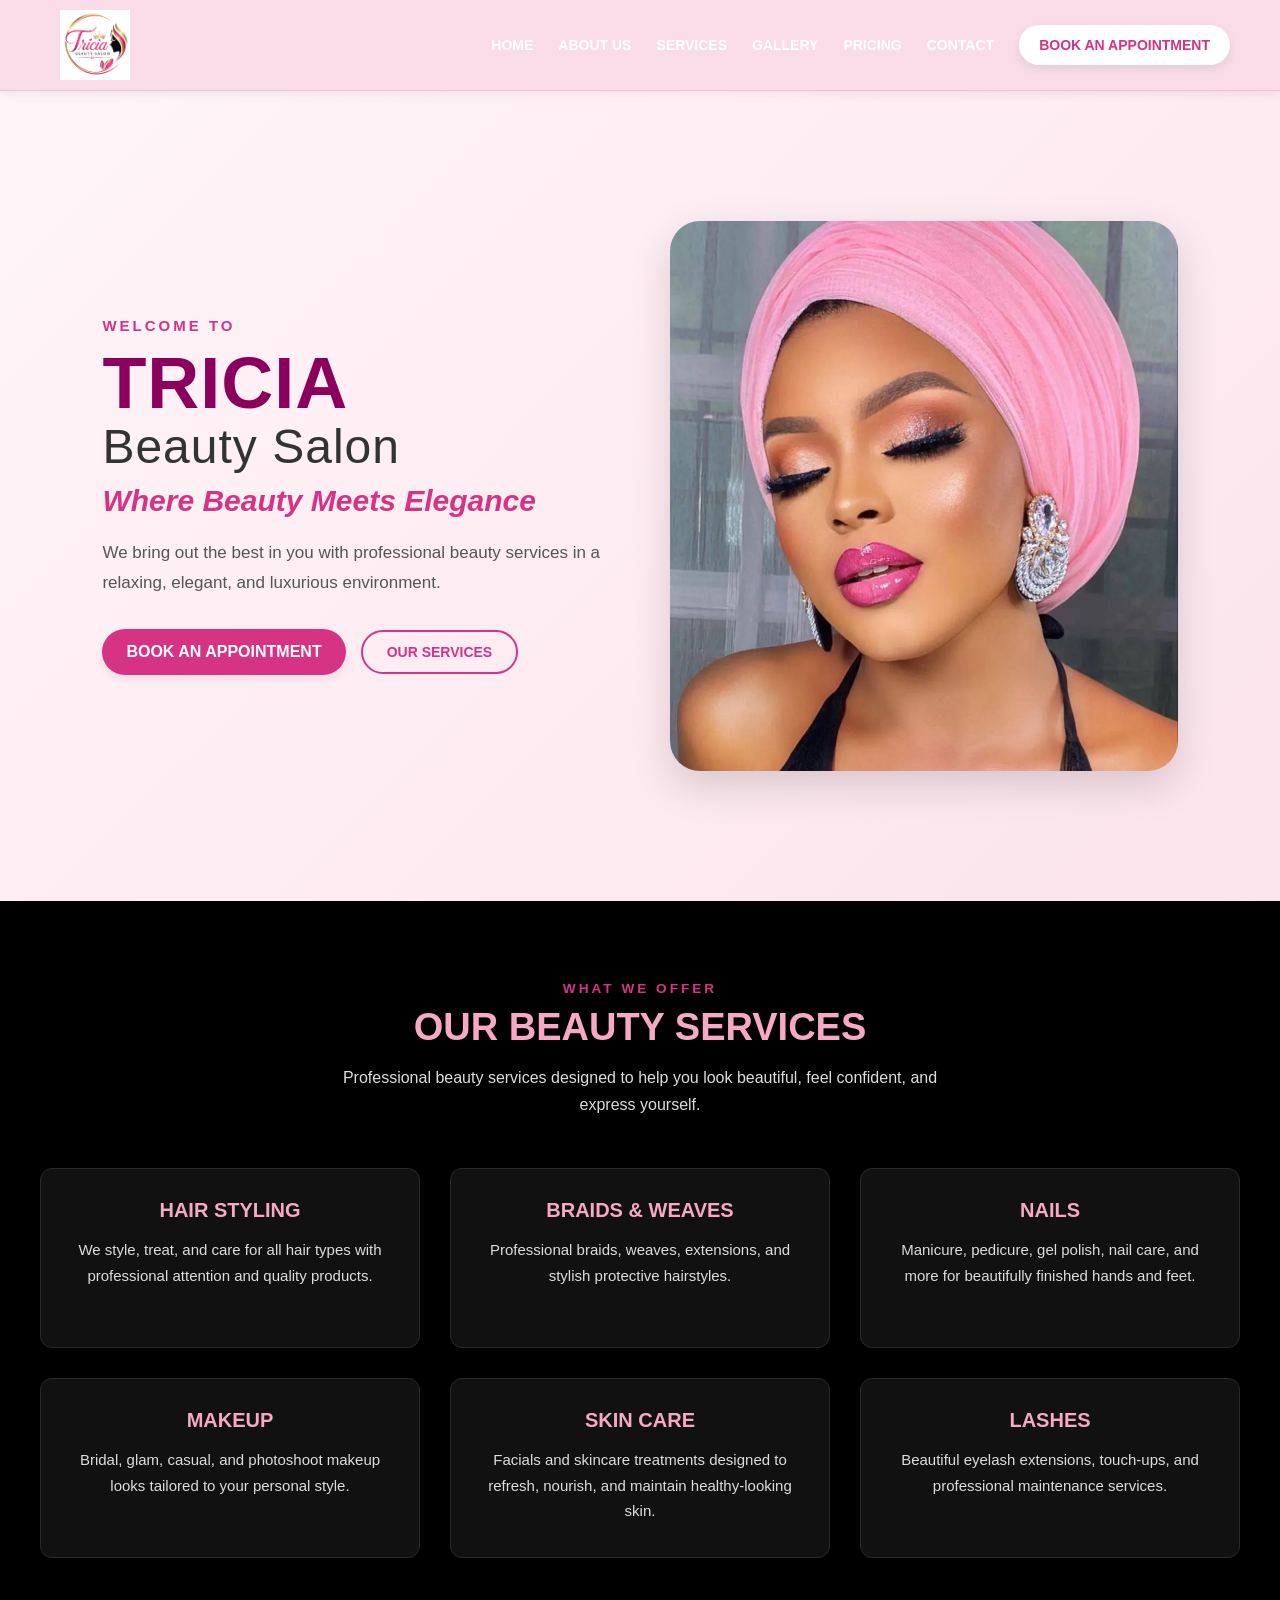
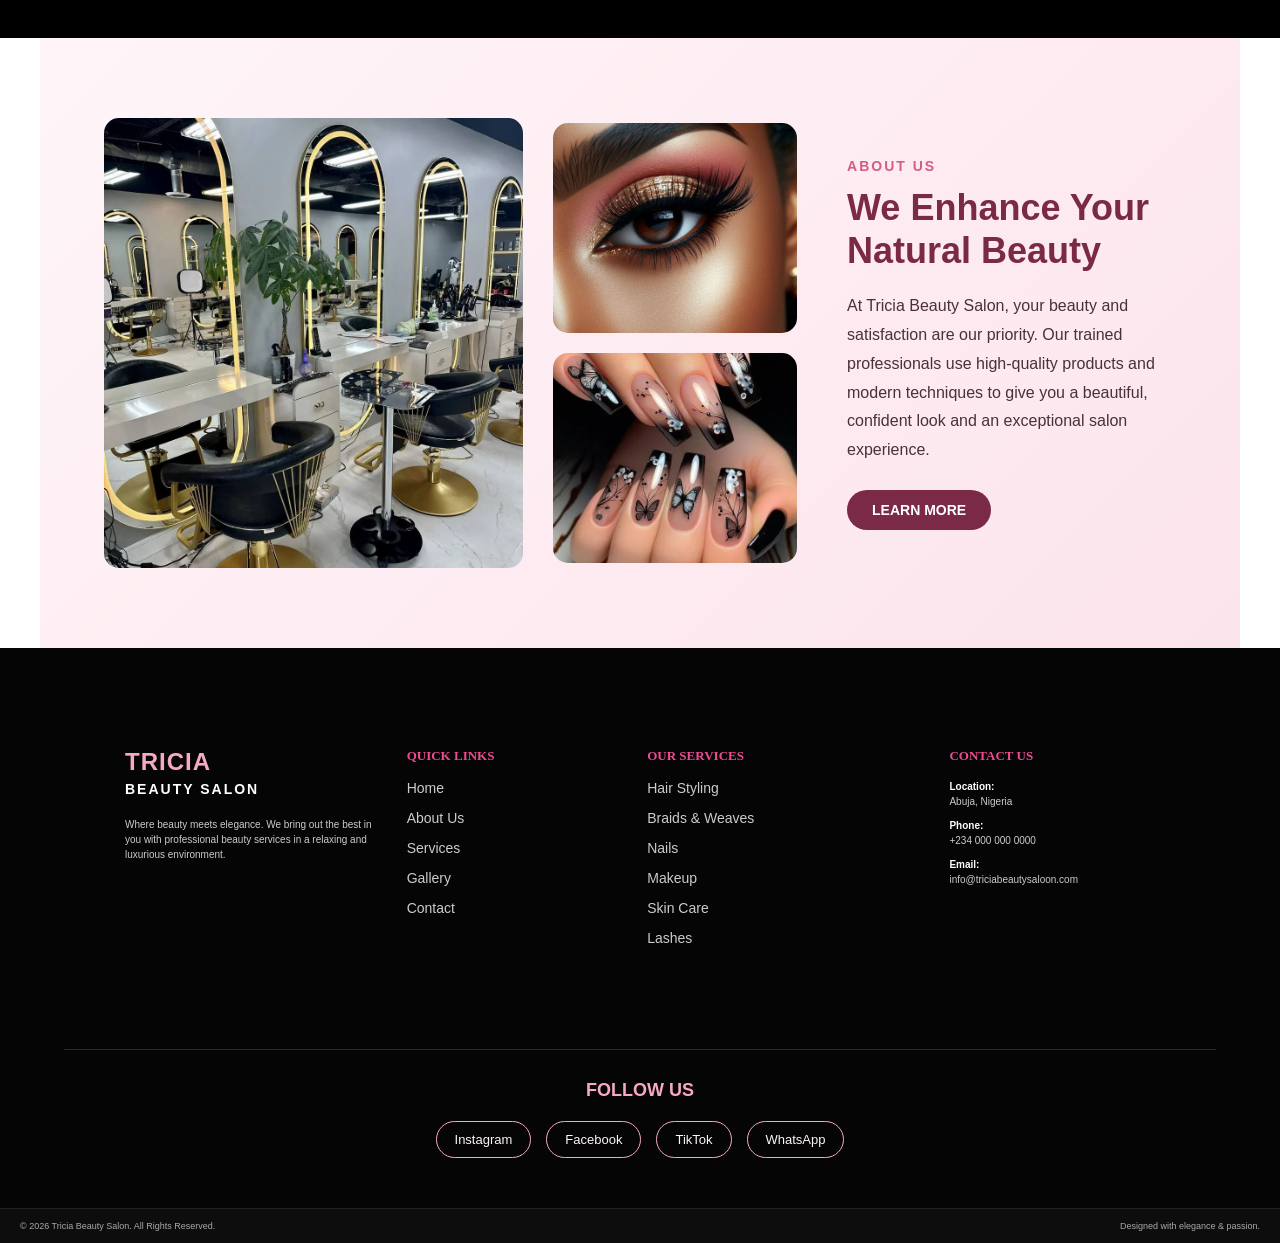
<file: index.html>
<!DOCTYPE html>

<html lang="en">
<head>
    <meta charset="UTF-8">
    <meta name="viewport" content="width=device-width, initial-scale=1.0">


<meta
    name="description"
    content="Tricia Beauty Salon - Professional beauty, hair, and salon services."
>

<title>Tricia Beauty Salon</title>

<link rel="stylesheet" href="style/style.css">


</head>

<body>


<!-- =========================================
     HEADER
========================================== -->
<header class="site-header">

    <a
        href="index.html"
        class="logo"
        aria-label="Tricia Beauty Salon Home"
    >
        <img
            src="image/beauty_logo.webp"
            alt="Tricia Beauty Salon Logo"
        >
    </a>

    <nav class="navbar" aria-label="Main Navigation">

        <button
            class="menu-toggle"
            type="button"
            aria-label="Open navigation menu"
            aria-expanded="false"
            aria-controls="primary-navigation"
        >
            <span></span>
            <span></span>
            <span></span>
        </button>

        <ul class="nav-list" id="primary-navigation">

            <li>
                <a href="index.html">HOME</a>
            </li>

            <li>
                <a href="about.html">ABOUT US</a>
            </li>

            <li>
                <a href="service.html">SERVICES</a>
            </li>

            <li>
                <a href="gallery.html">GALLERY</a>
            </li>

            <li>
                <a href="pricing.html">PRICING</a>
            </li>

            <li>
                <a href="contact.html">CONTACT</a>
            </li>

            <li>
                <a
                    href="appointment.html"
                    class="appointment-btn nav-appointment"
                >
                    BOOK AN APPOINTMENT
                </a>
            </li>

        </ul>

    </nav>

</header>


<main>

    <!-- =========================================
         HERO SECTION
    ========================================== -->
    <section class="home-section">

        <article class="home-text">

            <div class="home-content">

                <p class="home-subtitle">WELCOME TO</p>

                <h1>
                    TRICIA
                    <span>Beauty Salon</span>
                </h1>

                <h2>Where Beauty Meets Elegance</h2>

                <p class="home-description">
                    We bring out the best in you with professional beauty
                    services in a relaxing, elegant, and luxurious environment.
                </p>

                <div class="home-buttons">

                    <a
                        href="appointment.html"
                        class="appointment-btn hero-btn"
                    >
                        BOOK AN APPOINTMENT
                    </a>

                    <a
                        href="service.html"
                        class="services-btn"
                    >
                        OUR SERVICES
                    </a>

                </div>

            </div>

        </article>


        <article class="home-image">

            <div class="home-image-wrapper">

                <img
                    src="image/makeup.webp"
                    alt="Professional makeup service at Tricia Beauty Salon"
                >

            </div>

        </article>

    </section>


    <!-- =========================================
         SERVICES SECTION
    ========================================== -->
    <section
        class="home-service"
        aria-labelledby="services-title"
    >

        <div class="services-container">

            <header class="services-heading">

                <span class="section-subtitle">
                    WHAT WE OFFER
                </span>

                <h2 id="services-title">
                    Our Beauty Services
                </h2>

                <p>
                    Professional beauty services designed to help you
                    look beautiful, feel confident, and express yourself.
                </p>

            </header>


            <div class="services-grid">

                <article class="home-ss">
                    <h3>Hair Styling</h3>

                    <p>
                        We style, treat, and care for all hair types with
                        professional attention and quality products.
                    </p>
                </article>


                <article class="home-ss">
                    <h3>Braids &amp; Weaves</h3>

                    <p>
                        Professional braids, weaves, extensions, and stylish
                        protective hairstyles.
                    </p>
                </article>


                <article class="home-ss">
                    <h3>Nails</h3>

                    <p>
                        Manicure, pedicure, gel polish, nail care, and more
                        for beautifully finished hands and feet.
                    </p>
                </article>


                <article class="home-ss">
                    <h3>Makeup</h3>

                    <p>
                        Bridal, glam, casual, and photoshoot makeup looks
                        tailored to your personal style.
                    </p>
                </article>


                <article class="home-ss">
                    <h3>Skin Care</h3>

                    <p>
                        Facials and skincare treatments designed to refresh,
                        nourish, and maintain healthy-looking skin.
                    </p>
                </article>


                <article class="home-ss">
                    <h3>Lashes</h3>

                    <p>
                        Beautiful eyelash extensions, touch-ups, and
                        professional maintenance services.
                    </p>
                </article>

            </div>

        </div>

    </section>


    <!-- =========================================
         ABOUT SECTION
    ========================================== -->
    <section
        class="home-about"
        aria-labelledby="about-title"
    >

        <div class="home-about-image">

            <img
                src="image/saloon.webp"
                alt="Elegant interior of Tricia Beauty Salon"
                loading="lazy"
            >

        </div>


        <div class="home-about-gallery">

            <img
                src="image/eyelash.webp"
                alt="Professional eyelash beauty service"
                loading="lazy"
            >

            <img
                src="image/nails.webp"
                alt="Professional nail treatment"
                loading="lazy"
            >

        </div>


        <article class="home-about-text">

            <span class="about-label">
                ABOUT US
            </span>

            <h2 id="about-title">
                We Enhance Your Natural Beauty
            </h2>

            <p>
                At Tricia Beauty Salon, your beauty and satisfaction
                are our priority. Our trained professionals use
                high-quality products and modern techniques to give
                you a beautiful, confident look and an exceptional
                salon experience.
            </p>

            <a
                href="about.html"
                class="about-btn"
            >
                LEARN MORE
            </a>

        </article>

    </section>

</main>


<!-- =========================================
     FOOTER
========================================== -->
<footer class="site-footer">

    <div class="footer-container">

        <div class="footer-column footer-about">

            <h2>
                TRICIA
                <span>BEAUTY SALON</span>
            </h2>

            <p>
                Where beauty meets elegance. We bring out the best in you
                with professional beauty services in a relaxing and
                luxurious environment.
            </p>

        </div>


        <div class="footer-column">

            <h3>Quick Links</h3>

            <ul>
                <li><a href="index.html">Home</a></li>
                <li><a href="about.html">About Us</a></li>
                <li><a href="service.html">Services</a></li>
                <li><a href="gallery.html">Gallery</a></li>
                <li><a href="contact.html">Contact</a></li>
            </ul>

        </div>


        <div class="footer-column">

            <h3>Our Services</h3>

            <ul>
                <li><a href="service.html">Hair Styling</a></li>
                <li><a href="service.html">Braids &amp; Weaves</a></li>
                <li><a href="service.html">Nails</a></li>
                <li><a href="service.html">Makeup</a></li>
                <li><a href="service.html">Skin Care</a></li>
                <li><a href="service.html">Lashes</a></li>
            </ul>

        </div>


        <div class="footer-column footer-contact">

            <h3>Contact Us</h3>

            <p>
                <strong>Location:</strong><br>
                Abuja, Nigeria
            </p>

            <p>
                <strong>Phone:</strong><br>
                <a href="tel:+2340000000000">
                    +234 000 000 0000
                </a>
            </p>

            <p>
                <strong>Email:</strong><br>
                <a href="mailto:info@triciabeautysaloon.com">
                    info@triciabeautysaloon.com
                </a>
            </p>

        </div>

    </div>


    <!-- Social Media -->
    <div class="footer-social">

        <h3>Follow Us</h3>

        <div class="social-links">

            <a href="#" aria-label="Instagram">
                Instagram
            </a>

            <a href="#" aria-label="Facebook">
                Facebook
            </a>

            <a href="#" aria-label="TikTok">
                TikTok
            </a>

            <a href="#" aria-label="WhatsApp">
                WhatsApp
            </a>

        </div>

    </div>


    <!-- Footer Bottom -->
    <div class="footer-bottom">

        <p>
            &copy; 2026 Tricia Beauty Salon.
            All Rights Reserved.
        </p>

        <p>
            Designed with elegance &amp; passion.
        </p>

    </div>

</footer>



<script src="js/sscript.js"></script>

</body>
</html>
</file>
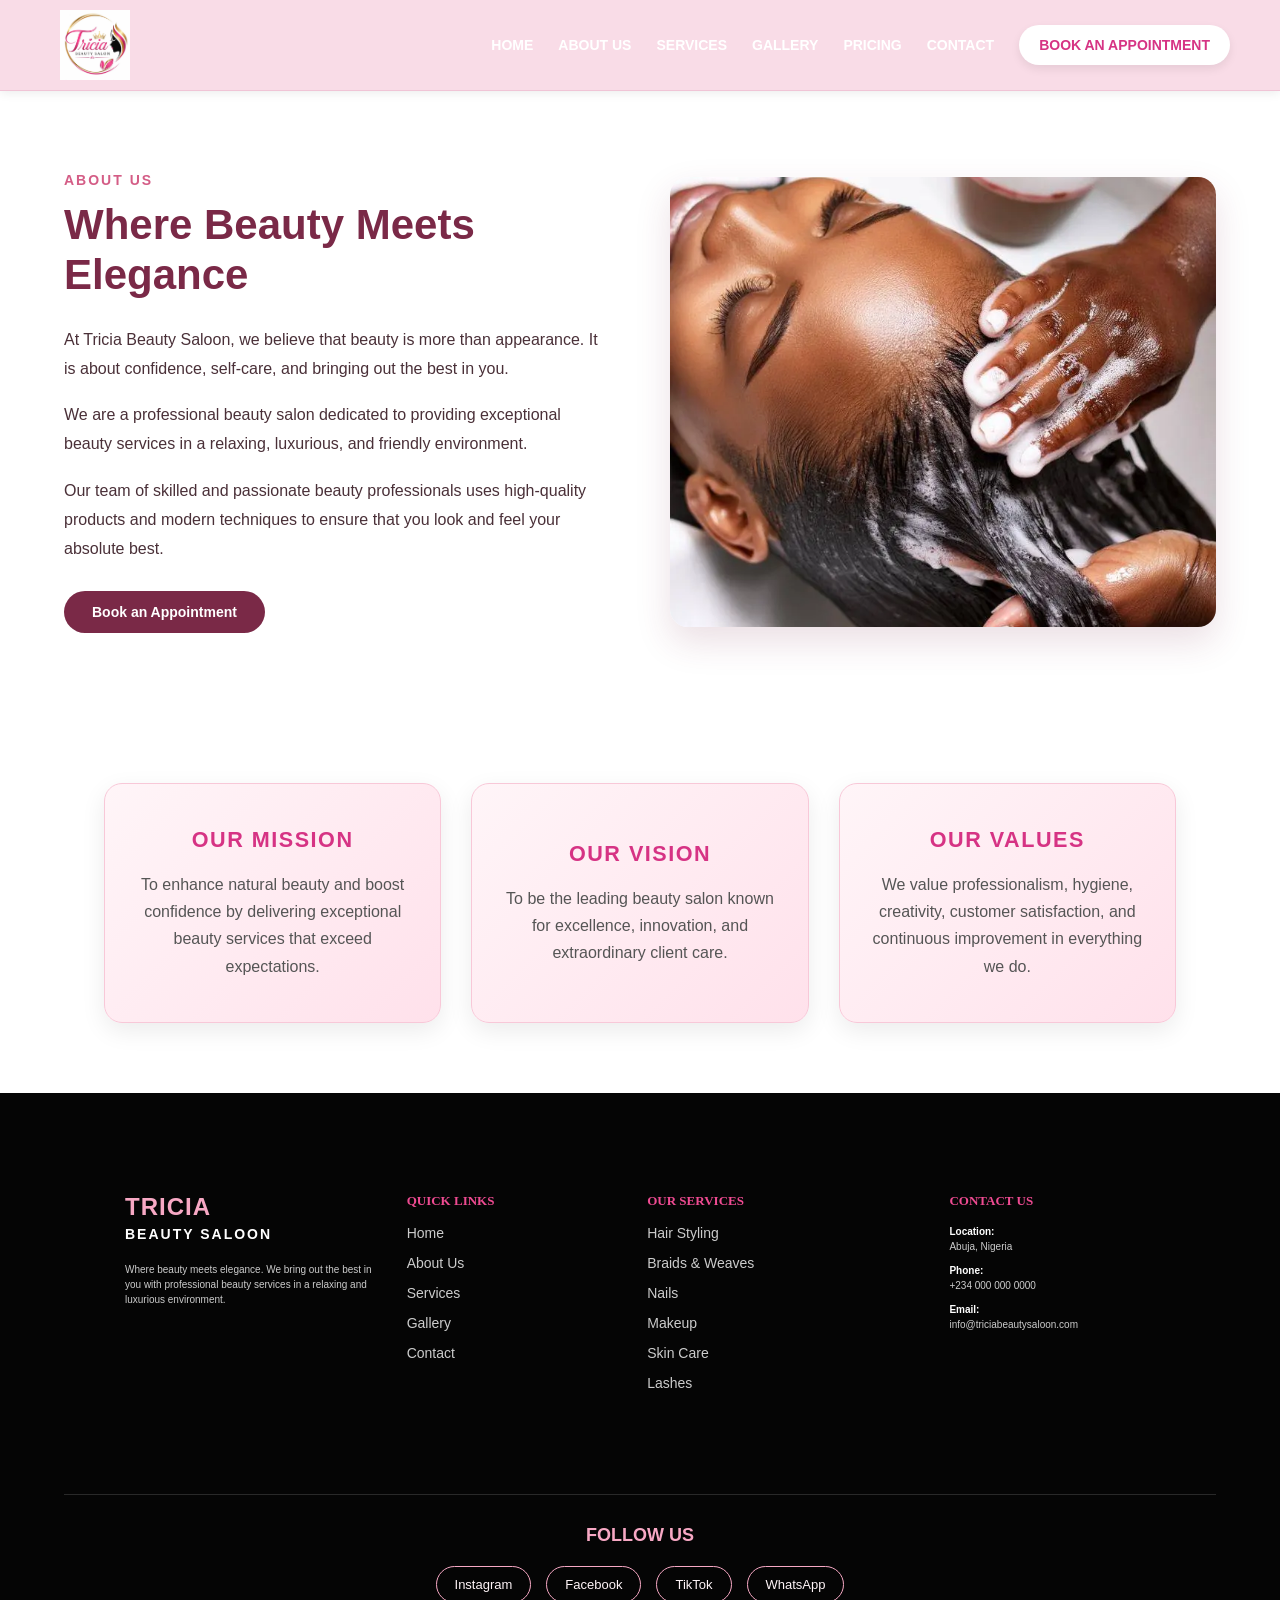
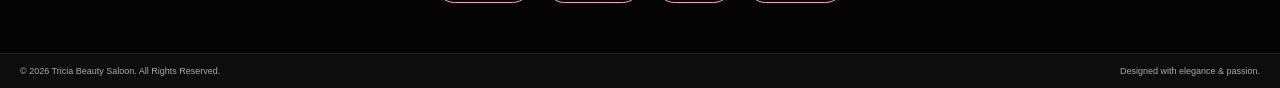
<file: about.html>
<!DOCTYPE html>
<html lang="en">
<head>
    <meta charset="UTF-8">
    <meta name="viewport" content="width=device-width, initial-scale=1.0">

    <meta
        name="description"
        content="Tricia Beauty Salon - Professional beauty, hair, and salon services."
    >

    <title>Tricia Beauty Salon</title>

    <link rel="stylesheet" href="style/style.css">
</head>

<body>

    <header class="site-header">

        <!-- Logo -->
        <a href="index.html" class="logo" aria-label="Tricia Beauty Salon Home">
            <img
                src="image/beauty_logo.webp"
                alt="Tricia Beauty Salon Logo"
            >
        </a>

        <!-- Navigation -->
        <nav class="navbar" aria-label="Main Navigation">

            <button
                class="menu-toggle"
                type="button"
                aria-label="Open navigation menu"
                aria-expanded="false"
            >
                <span></span>
                <span></span>
                <span></span>
            </button>

            <ul class="nav-list">

                <li>
                    <a href="index.html">HOME</a>
                </li>

                <li>
                    <a href="about.html">ABOUT US</a>
                </li>

                <li>
                    <a href="service.html">SERVICES</a>
                </li>

                <li>
                    <a href="gallery.html">GALLERY</a>
                </li>

                <li>
                    <a href="pricing.html">PRICING</a>
                </li>

                <li>
                    <a href="contact.html">CONTACT</a>
                </li>

                <li>
                    <a
                        href="appointment.html"
                        class="appointment-btn"
                    >
                        BOOK AN APPOINTMENT
                    </a>
                </li>

            </ul>

        </nav>

    </header>





<section class="about-section" aria-labelledby="about-title">

    <!-- About Content -->
    <div class="about-content">

        <span class="about-label">About Us</span>

        <h2 id="about-title">
            Where Beauty Meets Elegance
        </h2>

        <p>
            At Tricia Beauty Saloon, we believe that beauty is more
            than appearance. It is about confidence, self-care,
            and bringing out the best in you.
        </p>

        <p>
            We are a professional beauty salon dedicated to providing
            exceptional beauty services in a relaxing, luxurious,
            and friendly environment.
        </p>

        <p>
            Our team of skilled and passionate beauty professionals
            uses high-quality products and modern techniques to ensure
            that you look and feel your absolute best.
        </p>

        <a href="appointment.html" class="about-cta">
            Book an Appointment
        </a>

    </div>


    <!-- Beauty Image Slider -->
    <div class="about-slider" aria-label="Tricia Beauty Saloon services">

        <div class="about-slider-track">

            <img
                src="image/washing.webp"
                alt="Professional hair washing service"
            >

            <img
                src="image/about-braids.webp"
                alt="Beautiful professional braiding service"
            >

            <img
                src="image/aboutnails.webp"
                alt="Professional nail treatment"
            >

            <img
                src="image/aboutlashes.webp"
                alt="Professional eyelash beauty service"
            >

        </div>

    </div>

</section>





<section class="about-write-hold" aria-label="Our mission, vision and values">


<article class="about-write">
    <h3>OUR MISSION</h3>
    <p>
        To enhance natural beauty and boost confidence by delivering
        exceptional beauty services that exceed expectations.
    </p>
</article>

<article class="about-write">
    <h3>OUR VISION</h3>
    <p>
        To be the leading beauty salon known for excellence, innovation,
        and extraordinary client care.
    </p>
</article>

<article class="about-write">
    <h3>OUR VALUES</h3>
    <p>
        We value professionalism, hygiene, creativity, customer
        satisfaction, and continuous improvement in everything we do.
    </p>
</article>


</section>























    <footer class="site-footer">

<div class="footer-container">

    <!-- About -->
    <div class="footer-column footer-about">
        <h2>TRICIA <span>BEAUTY SALOON</span></h2>
        <p>
            Where beauty meets elegance. We bring out the best in you
            with professional beauty services in a relaxing and
            luxurious environment.
        </p>
    </div>

    <!-- Quick Links -->
    <div class="footer-column">
        <h3>Quick Links</h3>
        <ul>
            <li><a href="index.html">Home</a></li>
            <li><a href="about.html">About Us</a></li>
            <li><a href="service.html">Services</a></li>
            <li><a href="gallery.html">Gallery</a></li>
            <li><a href="contact.html">Contact</a></li>
        </ul>
    </div>

    <!-- Services -->
    <div class="footer-column">
        <h3>Our Services</h3>
        <ul>
            <li><a href="service.html">Hair Styling</a></li>
            <li><a href="service.html">Braids &amp; Weaves</a></li>
            <li><a href="service.html">Nails</a></li>
            <li><a href="service.html">Makeup</a></li>
            <li><a href="service.html">Skin Care</a></li>
            <li><a href="service.html">Lashes</a></li>
        </ul>
    </div>

    <!-- Contact -->
    <div class="footer-column footer-contact">
        <h3>Contact Us</h3>

        <p>
            <strong>Location:</strong><br>
            Abuja, Nigeria
        </p>

        <p>
            <strong>Phone:</strong><br>
            <a href="tel:+2340000000000">+234 000 000 0000</a>
        </p>

        <p>
            <strong>Email:</strong><br>
            <a href="mailto:info@triciabeautysaloon.com">
                info@triciabeautysaloon.com
            </a>
        </p>
    </div>

</div>

<!-- Social Media -->
<div class="footer-social">
    <h3>Follow Us</h3>

    <div class="social-links">
        <a href="#" aria-label="Instagram">Instagram</a>
        <a href="#" aria-label="Facebook">Facebook</a>
        <a href="#" aria-label="TikTok">TikTok</a>
        <a href="#" aria-label="WhatsApp">WhatsApp</a>
    </div>
</div>

<!-- Bottom Footer -->
<div class="footer-bottom">
    <p>
        &copy; 2026 Tricia Beauty Saloon. All Rights Reserved.
    </p>

    <p>
        Designed with elegance &amp; passion.
    </p>
</div>

</footer>




    <script src="js/sscript.js"></script>

</body>
</html>
</file>
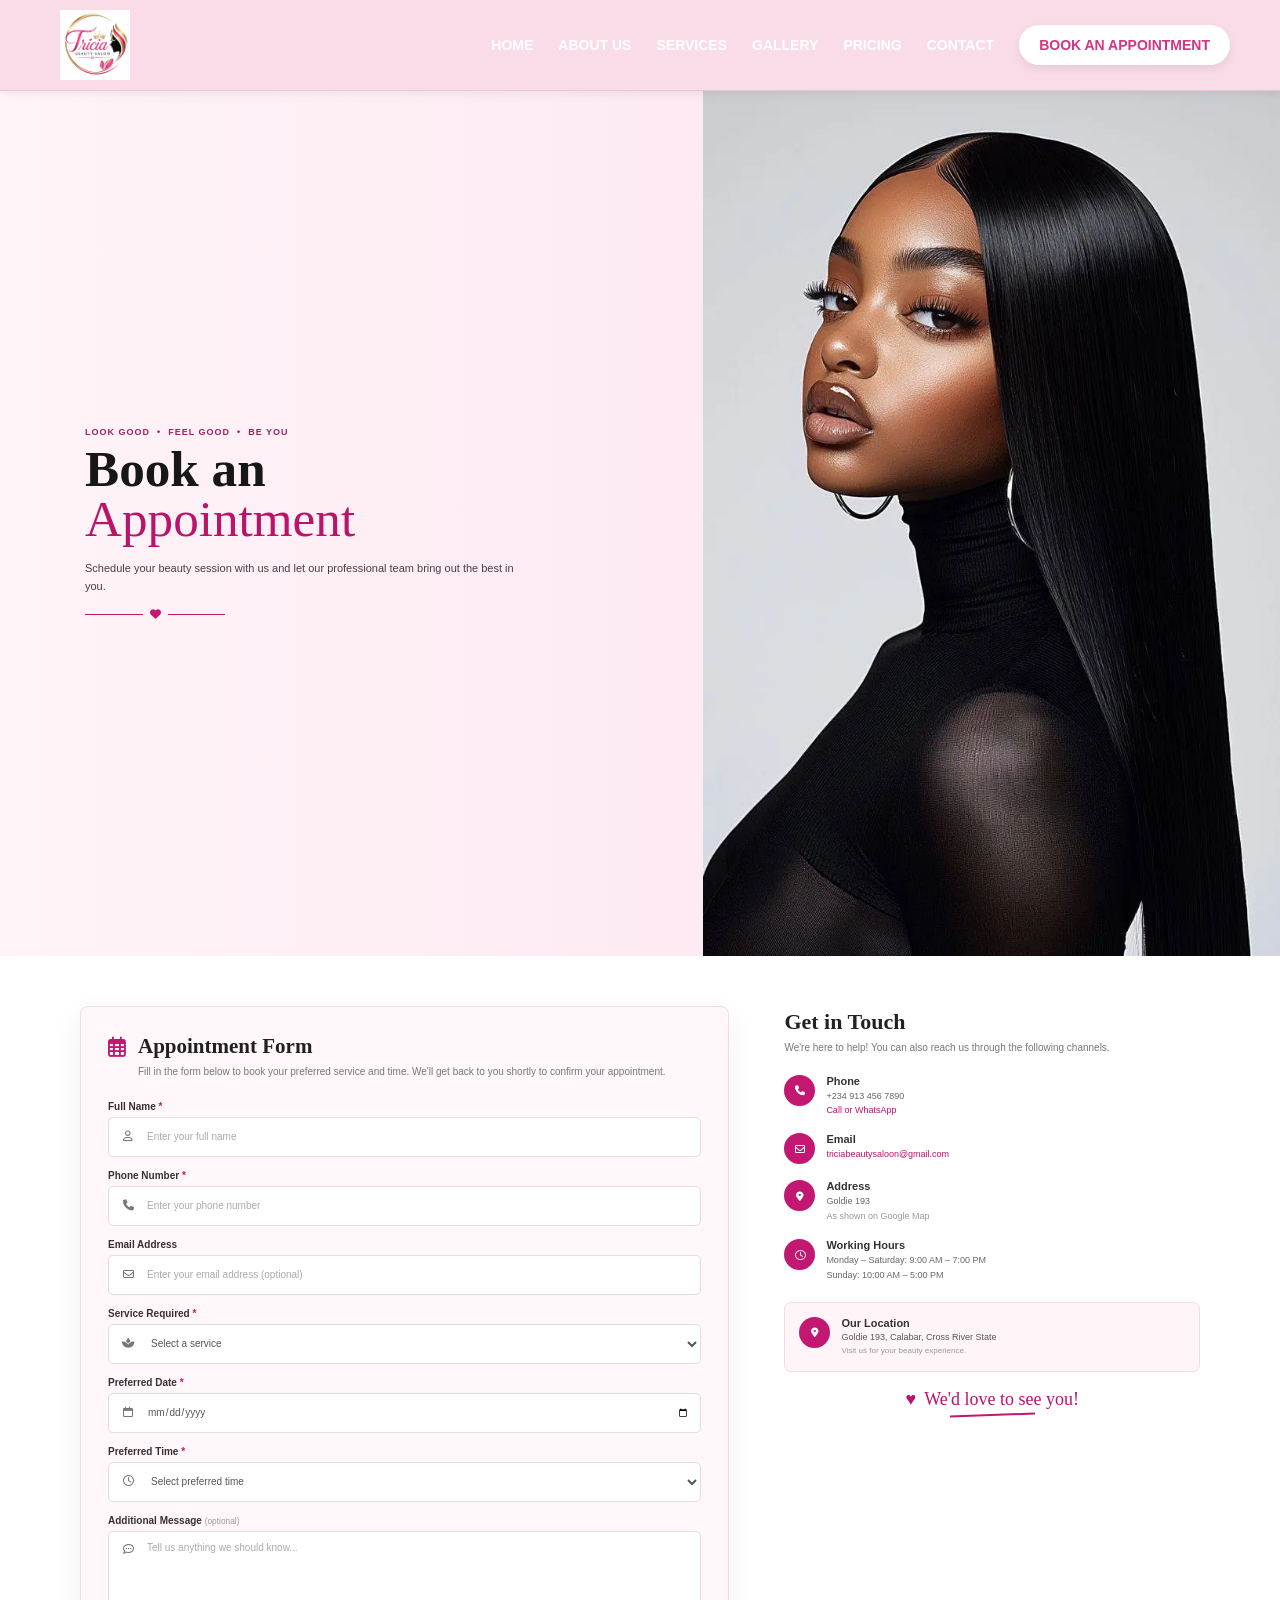
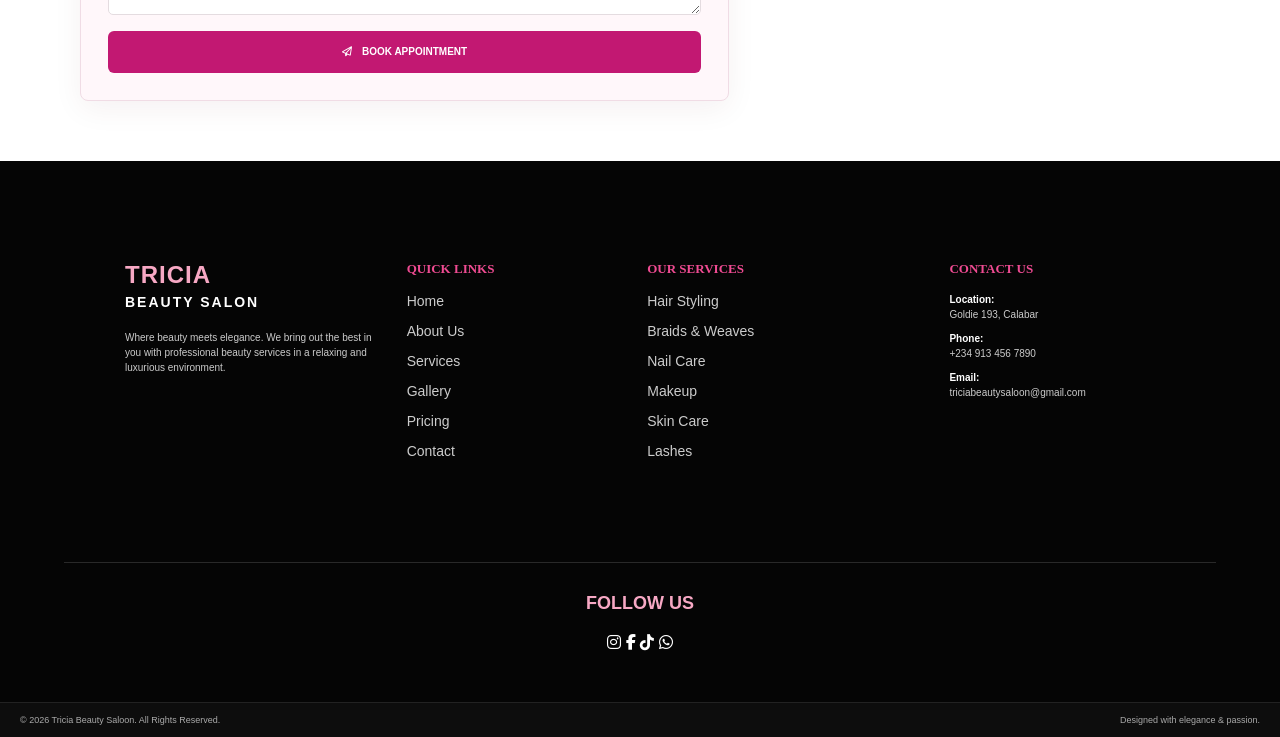
<file: appointment.html>
<!DOCTYPE html>
<html lang="en">

<head>

    <meta charset="UTF-8">

    <meta
        name="viewport"
        content="width=device-width, initial-scale=1.0"
    >

    <meta
        name="description"
        content="Book an appointment at Tricia Beauty Saloon for professional beauty services."
    >

    <title>Book an Appointment | Tricia Beauty Saloon</title>

    <!-- Main Stylesheet -->
    <link rel="stylesheet" href="style/style.css">

    <!-- Font Awesome -->
    <link
        rel="stylesheet"
        href="https://cdnjs.cloudflare.com/ajax/libs/font-awesome/6.5.2/css/all.min.css"
    >

</head>

<body>

    <!-- =========================================
         HEADER
    ========================================== -->
    <header class="site-header">

        <a
            href="index.html"
            class="logo"
            aria-label="Tricia Beauty Saloon Home"
        >
            <img
                src="image/beauty_logo.webp"
                alt="Tricia Beauty Saloon Logo"
            >
        </a>


        <nav
            class="navbar"
            aria-label="Main Navigation"
        >

            <button
                class="menu-toggle"
                type="button"
                aria-label="Open navigation menu"
                aria-expanded="false"
                aria-controls="primary-navigation"
            >
                <span></span>
                <span></span>
                <span></span>
            </button>


            <ul
                class="nav-list"
                id="primary-navigation"
            >

                <li>
                    <a href="index.html">
                        HOME
                    </a>
                </li>

                <li>
                    <a href="about.html">
                        ABOUT US
                    </a>
                </li>

                <li>
                    <a href="service.html">
                        SERVICES
                    </a>
                </li>

                <li>
                    <a href="gallery.html">
                        GALLERY
                    </a>
                </li>

                <li>
                    <a href="pricing.html">
                        PRICING
                    </a>
                </li>

                <li>
                    <a href="contact.html">
                        CONTACT
                    </a>
                </li>

                <li>
                    <a
                        href="appointment.html"
                        class="appointment-btn"
                        aria-current="page"
                    >
                        BOOK AN APPOINTMENT
                    </a>
                </li>

            </ul>

        </nav>

    </header>


    <main>

        <!-- =========================================
             APPOINTMENT HERO
        ========================================== -->
        <section class="appointment-hero">

            <div class="appointment-hero-content">

                <p class="hero-small-title">
                    LOOK GOOD &nbsp;•&nbsp;
                    FEEL GOOD &nbsp;•&nbsp;
                    BE YOU
                </p>

                <h1>
                    Book an
                    <span>Appointment</span>
                </h1>

                <p class="hero-description">
                    Schedule your beauty session with us and let
                    our professional team bring out the best in you.
                </p>

                <div class="hero-decoration">

                    <span></span>

                    <i class="fa-solid fa-heart"></i>

                    <span></span>

                </div>

            </div>


            <div class="appointment-hero-image">

                <img
                    src="image/1-bullet.webp"
                    alt="Beauty treatment at Tricia Beauty Saloon"
                >

            </div>

        </section>


        <!-- =========================================
             APPOINTMENT SECTION
        ========================================== -->
        <section class="appointment-section">

            <div class="appointment-container">

                <!-- APPOINTMENT FORM -->
                <div class="appointment-card">

                    <div class="card-heading">

                        <i class="fa-regular fa-calendar-days"></i>

                        <div>

                            <h2>
                                Appointment Form
                            </h2>

                            <p>
                                Fill in the form below to book your
                                preferred service and time. We'll get
                                back to you shortly to confirm your
                                appointment.
                            </p>

                        </div>

                    </div>


                    <form
                        class="appointment-form"
                        action="https://formspree.io/f/xgaegyky"
                        method="post"
                    >

                        <!-- Full Name -->
                        <div class="appointment-form-group">

                            <label for="appointment-name">
                                Full Name
                                <span>*</span>
                            </label>

                            <div class="appointment-input-box">

                                <i class="fa-regular fa-user"></i>

                                <input
                                    type="text"
                                    id="appointment-name"
                                    name="name"
                                    placeholder="Enter your full name"
                                    autocomplete="name"
                                    required
                                >

                            </div>

                        </div>


                        <!-- Phone -->
                        <div class="appointment-form-group">

                            <label for="appointment-phone">
                                Phone Number
                                <span>*</span>
                            </label>

                            <div class="appointment-input-box">

                                <i class="fa-solid fa-phone"></i>

                                <input
                                    type="tel"
                                    id="appointment-phone"
                                    name="phone"
                                    placeholder="Enter your phone number"
                                    autocomplete="tel"
                                    required
                                >

                            </div>

                        </div>


                        <!-- Email -->
                        <div class="appointment-form-group">

                            <label for="appointment-email">
                                Email Address
                            </label>

                            <div class="appointment-input-box">

                                <i class="fa-regular fa-envelope"></i>

                                <input
                                    type="email"
                                    id="appointment-email"
                                    name="email"
                                    placeholder="Enter your email address (optional)"
                                    autocomplete="email"
                                >

                            </div>

                        </div>


                        <!-- Service -->
                        <div class="appointment-form-group">

                            <label for="appointment-service">
                                Service Required
                                <span>*</span>
                            </label>

                            <div
                                class="appointment-input-box appointment-select-box"
                            >

                                <i class="fa-solid fa-spa"></i>

                                <select
                                    id="appointment-service"
                                    name="service"
                                    required
                                >
                                    <option value="">
                                        Select a service
                                    </option>

                                    <option value="hair">
                                        Hair Styling
                                    </option>

                                    <option value="braids">
                                        Braids &amp; Weaves
                                    </option>

                                    <option value="nails">
                                        Nail Care
                                    </option>

                                    <option value="makeup">
                                        Makeup
                                    </option>

                                    <option value="facials">
                                        Facials &amp; Skin Care
                                    </option>

                                    <option value="lashes">
                                        Lashes
                                    </option>

                                </select>

                            </div>

                        </div>


                        <!-- Date -->
                        <div class="appointment-form-group">

                            <label for="appointment-date">
                                Preferred Date
                                <span>*</span>
                            </label>

                            <div class="appointment-input-box">

                                <i class="fa-regular fa-calendar"></i>

                                <input
                                    type="date"
                                    id="appointment-date"
                                    name="date"
                                    required
                                >

                            </div>

                        </div>


                        <!-- Time -->
                        <div class="appointment-form-group">

                            <label for="appointment-time">
                                Preferred Time
                                <span>*</span>
                            </label>

                            <div
                                class="appointment-input-box appointment-select-box"
                            >

                                <i class="fa-regular fa-clock"></i>

                                <select
                                    id="appointment-time"
                                    name="time"
                                    required
                                >
                                    <option value="">
                                        Select preferred time
                                    </option>

                                    <option value="09:00">
                                        9:00 AM
                                    </option>

                                    <option value="10:00">
                                        10:00 AM
                                    </option>

                                    <option value="11:00">
                                        11:00 AM
                                    </option>

                                    <option value="12:00">
                                        12:00 PM
                                    </option>

                                    <option value="13:00">
                                        1:00 PM
                                    </option>

                                    <option value="14:00">
                                        2:00 PM
                                    </option>

                                    <option value="15:00">
                                        3:00 PM
                                    </option>

                                    <option value="16:00">
                                        4:00 PM
                                    </option>

                                    <option value="17:00">
                                        5:00 PM
                                    </option>

                                    <option value="18:00">
                                        6:00 PM
                                    </option>

                                </select>

                            </div>

                        </div>


                        <!-- Additional Message -->
                        <div class="appointment-form-group">

                            <label for="appointment-message">
                                Additional Message
                                <small>(optional)</small>
                            </label>

                            <div class="appointment-textarea-box">

                                <i class="fa-regular fa-comment-dots"></i>

                                <textarea
                                    id="appointment-message"
                                    name="message"
                                    placeholder="Tell us anything we should know..."
                                ></textarea>

                            </div>

                        </div>


                        <!-- Submit -->
                        <button
                            type="submit"
                            class="submit-btn"
                        >
                            <i class="fa-regular fa-paper-plane"></i>
                            BOOK APPOINTMENT
                        </button>

                    </form>

                </div>


                <!-- CONTACT CARD -->
                <aside class="appointment-contact-card">

                    <h2>
                        Get in Touch
                    </h2>

                    <p class="contact-intro">
                        We're here to help! You can also reach us
                        through the following channels.
                    </p>


                    <!-- Phone -->
                    <div class="appointment-contact-item">

                        <div class="appointment-contact-icon">
                            <i class="fa-solid fa-phone"></i>
                        </div>

                        <div>

                            <h3>Phone</h3>

                            <p>
                                +234 913 456 7890
                            </p>

                            <a href="tel:+2349134567890">
                                Call or WhatsApp
                            </a>

                        </div>

                    </div>


                    <!-- Email -->
                    <div class="appointment-contact-item">

                        <div class="appointment-contact-icon">
                            <i class="fa-regular fa-envelope"></i>
                        </div>

                        <div>

                            <h3>Email</h3>

                            <a
                                href="mailto:triciabeautysaloon@gmail.com"
                            >
                                triciabeautysaloon@gmail.com
                            </a>

                        </div>

                    </div>


                    <!-- Address -->
                    <div class="appointment-contact-item">

                        <div class="appointment-contact-icon">
                            <i class="fa-solid fa-location-dot"></i>
                        </div>

                        <div>

                            <h3>Address</h3>

                            <p>
                                Goldie 193
                            </p>

                            <small>
                                As shown on Google Map
                            </small>

                        </div>

                    </div>


                    <!-- Working Hours -->
                    <div class="appointment-contact-item">

                        <div class="appointment-contact-icon">
                            <i class="fa-regular fa-clock"></i>
                        </div>

                        <div>

                            <h3>Working Hours</h3>

                            <p>
                                Monday – Saturday:
                                9:00 AM – 7:00 PM
                            </p>

                            <p>
                                Sunday:
                                10:00 AM – 5:00 PM
                            </p>

                        </div>

                    </div>


                    <!-- Location -->
                    <div class="appointment-location-box">

                        <div class="location-icon">
                            <i class="fa-solid fa-location-dot"></i>
                        </div>

                        <div>

                            <h3>
                                Our Location
                            </h3>

                            <p>
                                Goldie 193, Calabar, Cross River State
                            </p>

                            <span>
                                Visit us for your beauty experience.
                            </span>

                        </div>

                    </div>


                    <div class="contact-ending">

                        <span>♥</span>

                        We'd love to see you!

                        <div></div>

                    </div>

                </aside>

            </div>

        </section>

    </main>


    <!-- =========================================
         FOOTER
    ========================================== -->
    <footer class="site-footer">

        <div class="footer-container">

            <div class="footer-column footer-about">

                <h2>
                    TRICIA
                    <span>BEAUTY SALON</span>
                </h2>

                <p>
                    Where beauty meets elegance. We bring out
                    the best in you with professional beauty
                    services in a relaxing and luxurious
                    environment.
                </p>

            </div>


            <div class="footer-column">

                <h3>Quick Links</h3>

                <ul>
                    <li>
                        <a href="index.html">Home</a>
                    </li>

                    <li>
                        <a href="about.html">About Us</a>
                    </li>

                    <li>
                        <a href="service.html">Services</a>
                    </li>

                    <li>
                        <a href="gallery.html">Gallery</a>
                    </li>

                    <li>
                        <a href="pricing.html">Pricing</a>
                    </li>

                    <li>
                        <a href="contact.html">Contact</a>
                    </li>
                </ul>

            </div>


            <div class="footer-column">

                <h3>Our Services</h3>

                <ul>
                    <li>
                        <a href="service.html">Hair Styling</a>
                    </li>

                    <li>
                        <a href="service.html">Braids &amp; Weaves</a>
                    </li>

                    <li>
                        <a href="service.html">Nail Care</a>
                    </li>

                    <li>
                        <a href="service.html">Makeup</a>
                    </li>

                    <li>
                        <a href="service.html">Skin Care</a>
                    </li>

                    <li>
                        <a href="service.html">Lashes</a>
                    </li>
                </ul>

            </div>


            <div class="footer-column footer-contact">

                <h3>Contact Us</h3>

                <p>
                    <strong>Location:</strong><br>
                    Goldie 193, Calabar
                </p>

                <p>
                    <strong>Phone:</strong><br>

                    <a href="tel:+2349134567890">
                        +234 913 456 7890
                    </a>
                </p>

                <p>
                    <strong>Email:</strong><br>

                    <a href="mailto:triciabeautysaloon@gmail.com">
                        triciabeautysaloon@gmail.com
                    </a>
                </p>

            </div>

        </div>


        <!-- Social Links -->
        <div class="footer-social">

            <h3>Follow Us</h3>

            <div class="footer-social-links">

                <a href="#" aria-label="Instagram">
                    <i class="fa-brands fa-instagram"></i>
                </a>

                <a href="#" aria-label="Facebook">
                    <i class="fa-brands fa-facebook-f"></i>
                </a>

                <a href="#" aria-label="TikTok">
                    <i class="fa-brands fa-tiktok"></i>
                </a>

                <a href="#" aria-label="WhatsApp">
                    <i class="fa-brands fa-whatsapp"></i>
                </a>

            </div>

        </div>


        <!-- Footer Bottom -->
        <div class="footer-bottom">

            <p>
                &copy; 2026 Tricia Beauty Saloon.
                All Rights Reserved.
            </p>

            <p>
                Designed with elegance &amp; passion.
            </p>

        </div>

    </footer>


    <script src="js/sscript.js"></script>

</body>
</html>
</file>
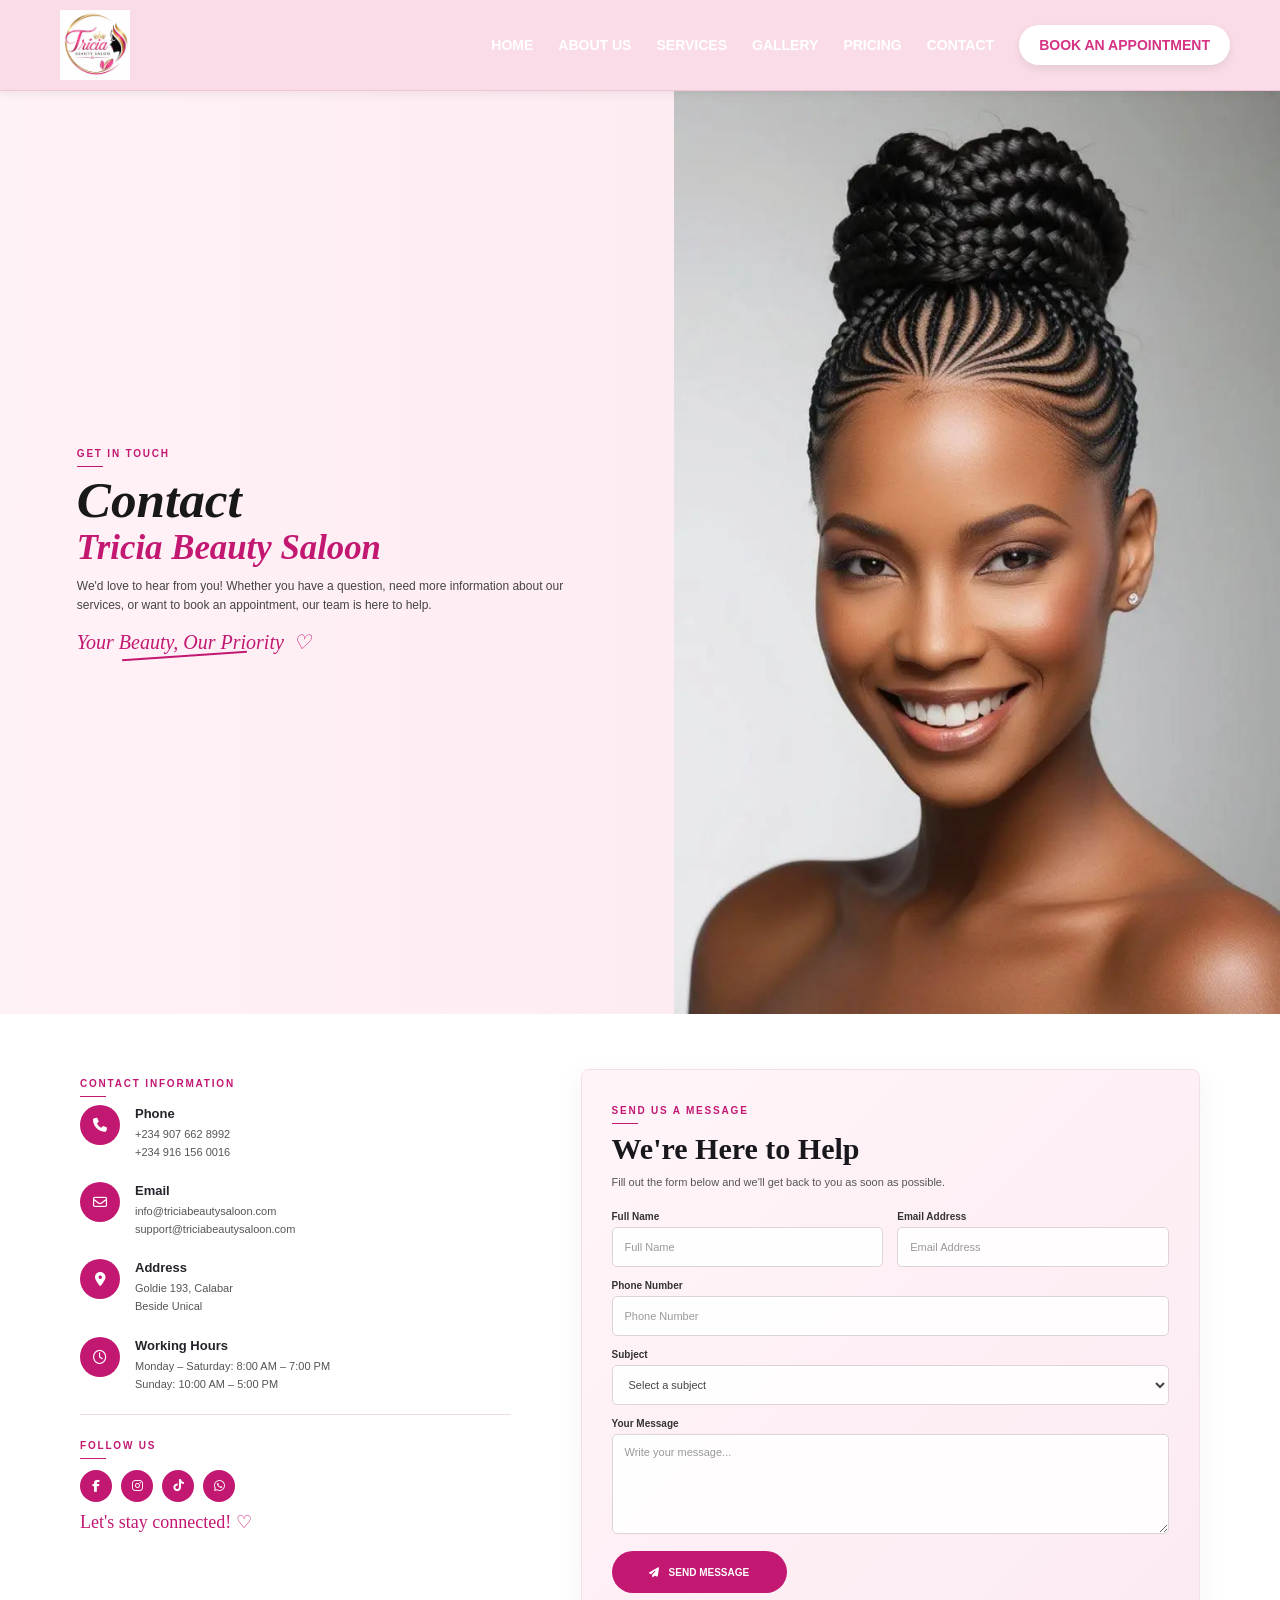
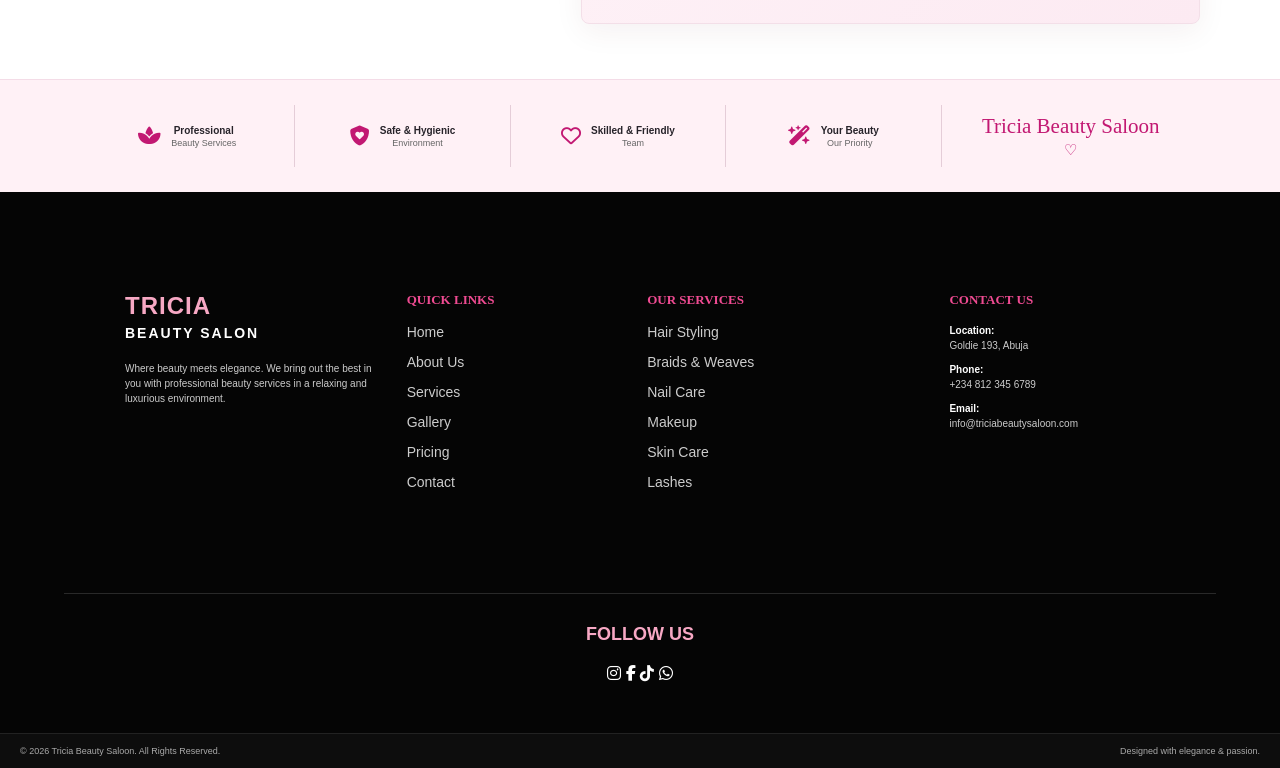
<file: contact.html>
<!DOCTYPE html>
<html lang="en">

<head>
    <meta charset="UTF-8">
    <meta
        name="viewport"
        content="width=device-width, initial-scale=1.0"
    >

    <meta
        name="description"
        content="Contact Tricia Beauty Saloon for professional beauty services, enquiries, and appointments."
    >

    <title>Contact Us | Tricia Beauty Saloon</title>

    <!-- Main Stylesheet -->
    <link rel="stylesheet" href="style/style.css">

    <!-- Font Awesome -->
    <link
        rel="stylesheet"
        href="https://cdnjs.cloudflare.com/ajax/libs/font-awesome/6.5.2/css/all.min.css"
    >
</head>

<body>

    <!-- =========================================
         HEADER
    ========================================== -->
    <header class="site-header">

        <a
            href="index.html"
            class="logo"
            aria-label="Tricia Beauty Saloon Home"
        >
            <img
                src="image/beauty_logo.webp"
                alt="Tricia Beauty Saloon Logo"
            >
        </a>

        <nav
            class="navbar"
            aria-label="Main Navigation"
        >

            <button
                class="menu-toggle"
                type="button"
                aria-label="Open navigation menu"
                aria-expanded="false"
                aria-controls="primary-navigation"
            >
                <span></span>
                <span></span>
                <span></span>
            </button>

            <ul
                class="nav-list"
                id="primary-navigation"
            >
                <li>
                    <a href="index.html">HOME</a>
                </li>

                <li>
                    <a href="about.html">ABOUT US</a>
                </li>

                <li>
                    <a href="service.html">SERVICES</a>
                </li>

                <li>
                    <a href="gallery.html">GALLERY</a>
                </li>

                <li>
                    <a href="pricing.html">PRICING</a>
                </li>

                <li>
                    <a
                        href="contact.html"
                        aria-current="page"
                    >
                        CONTACT
                    </a>
                </li>

                <li>
                    <a
                        href="appointment.html"
                        class="appointment-btn"
                    >
                        BOOK AN APPOINTMENT
                    </a>
                </li>
            </ul>

        </nav>

    </header>


    <main>

        <!-- =========================================
             CONTACT HERO
        ========================================== -->
        <section class="contact-hero">

            <div class="contact-hero-content">

                <span class="section-label">
                    GET IN TOUCH
                </span>

                <h1>
                    Contact
                    <span>Tricia Beauty Saloon</span>
                </h1>

                <p>
                    We'd love to hear from you! Whether you have a
                    question, need more information about our services,
                    or want to book an appointment, our team is here
                    to help.
                </p>

                <div class="hero-signature">
                    Your Beauty, Our Priority
                    <span>♡</span>
                </div>

                <div class="signature-line"></div>

            </div>


            <div class="contact-hero-image">

                <img
                    src="image/Contact face.webp"
                    alt="Woman enjoying a beauty treatment"
                >

            </div>

        </section>


        <!-- =========================================
             CONTACT SECTION
        ========================================== -->
        <section class="contact-section">

            <div class="contact-container">

                <!-- CONTACT INFORMATION -->
                <div class="contact-information">

                    <span class="section-label">
                        CONTACT INFORMATION
                    </span>


                    <!-- Phone -->
                    <div class="contact-info-item">

                        <div class="contact-info-icon">
                            <i class="fa-solid fa-phone"></i>
                        </div>

                        <div class="contact-details">

                            <h3>Phone</h3>

                            <a href="tel:+2348123456789">
                                +234 907 662 8992
                            </a>

                            <a href="tel:+2347039876543">
                                +234 916 156 0016
                            </a>

                        </div>

                    </div>


                    <!-- Email -->
                    <div class="contact-info-item">

                        <div class="contact-info-icon">
                            <i class="fa-regular fa-envelope"></i>
                        </div>

                        <div class="contact-details">

                            <h3>Email</h3>

                            <a href="mailto:info@triciabeautysaloon.com">
                                info@triciabeautysaloon.com
                            </a>

                            <a href="mailto:support@triciabeautysaloon.com">
                                support@triciabeautysaloon.com
                            </a>

                        </div>

                    </div>


                    <!-- Address -->
                    <div class="contact-info-item">

                        <div class="contact-info-icon">
                            <i class="fa-solid fa-location-dot"></i>
                        </div>

                        <div class="contact-details">

                            <h3>Address</h3>

                            <p>
                                Goldie 193, Calabar
                            </p>

                            <span>
                                Beside Unical
                            </span>

                        </div>

                    </div>


                    <!-- Working Hours -->
                    <div class="contact-info-item">

                        <div class="contact-info-icon">
                            <i class="fa-regular fa-clock"></i>
                        </div>

                        <div class="contact-details">

                            <h3>Working Hours</h3>

                            <p>
                                Monday – Saturday:
                                8:00 AM – 7:00 PM
                            </p>

                            <p>
                                Sunday:
                                10:00 AM – 5:00 PM
                            </p>

                        </div>

                    </div>


                    <!-- Follow Us -->
                    <div class="contact-follow">

                        <span class="section-label">
                            FOLLOW US
                        </span>

                        <div class="contact-social-links">

                            <a
                                href="#"
                                aria-label="Facebook"
                            >
                                <i class="fa-brands fa-facebook-f"></i>
                            </a>

                            <a
                                href="#"
                                aria-label="Instagram"
                            >
                                <i class="fa-brands fa-instagram"></i>
                            </a>

                            <a
                                href="#"
                                aria-label="TikTok"
                            >
                                <i class="fa-brands fa-tiktok"></i>
                            </a>

                            <a
                                href="#"
                                aria-label="WhatsApp"
                            >
                                <i class="fa-brands fa-whatsapp"></i>
                            </a>

                        </div>

                        <p class="follow-message">
                            Let's stay connected! ♡
                        </p>

                    </div>

                </div>


                <!-- CONTACT FORM -->
                <div class="contact-form-wrapper">

                    <span class="section-label">
                        SEND US A MESSAGE
                    </span>

                    <h2>
                        We're Here to Help
                    </h2>

                    <p class="form-intro">
                        Fill out the form below and we'll get back
                        to you as soon as possible.
                    </p>


                    <form
                        class="contact-form"
                        action="https://formspree.io/f/xgaegyky"
                        method="post"
                    >

                        <div class="contact-form-row">

                            <div class="form-group">

                                <label for="contact-name">
                                    Full Name
                                </label>

                                <input
                                    type="text"
                                    id="contact-name"
                                    name="name"
                                    placeholder="Full Name"
                                    autocomplete="name"
                                    required
                                >

                            </div>


                            <div class="form-group">

                                <label for="contact-email">
                                    Email Address
                                </label>

                                <input
                                    type="email"
                                    id="contact-email"
                                    name="email"
                                    placeholder="Email Address"
                                    autocomplete="email"
                                    required
                                >

                            </div>

                        </div>


                        <div class="form-group">

                            <label for="contact-phone">
                                Phone Number
                            </label>

                            <input
                                type="tel"
                                id="contact-phone"
                                name="phone"
                                placeholder="Phone Number"
                                autocomplete="tel"
                                required
                            >

                        </div>


                        <div class="form-group">

                            <label for="contact-subject">
                                Subject
                            </label>

                            <select
                                id="contact-subject"
                                name="subject"
                                required
                            >
                                <option value="">
                                    Select a subject
                                </option>

                                <option value="appointment">
                                    Appointment
                                </option>

                                <option value="hair">
                                    Hair Styling
                                </option>

                                <option value="nails">
                                    Nail Care
                                </option>

                                <option value="makeup">
                                    Makeup
                                </option>

                                <option value="skin-care">
                                    Skin Care
                                </option>

                                <option value="other">
                                    Other
                                </option>
                            </select>

                        </div>


                        <div class="form-group">

                            <label for="contact-message">
                                Your Message
                            </label>

                            <textarea
                                id="contact-message"
                                name="message"
                                placeholder="Write your message..."
                                required
                            ></textarea>

                        </div>


                        <button
                            type="submit"
                            class="send-btn"
                        >
                            <i class="fa-solid fa-paper-plane"></i>
                            SEND MESSAGE
                        </button>

                    </form>

                </div>

            </div>

        </section>


        <!-- =========================================
             FEATURES
        ========================================== -->
        <section class="features-section">

            <div class="features-container">

                <div class="feature-item">

                    <div class="feature-icon">
                        <i class="fa-solid fa-spa"></i>
                    </div>

                    <div>
                        <h3>Professional</h3>
                        <p>Beauty Services</p>
                    </div>

                </div>


                <div class="feature-item">

                    <div class="feature-icon">
                        <i class="fa-solid fa-shield-heart"></i>
                    </div>

                    <div>
                        <h3>Safe &amp; Hygienic</h3>
                        <p>Environment</p>
                    </div>

                </div>


                <div class="feature-item">

                    <div class="feature-icon">
                        <i class="fa-regular fa-heart"></i>
                    </div>

                    <div>
                        <h3>Skilled &amp; Friendly</h3>
                        <p>Team</p>
                    </div>

                </div>


                <div class="feature-item">

                    <div class="feature-icon">
                        <i class="fa-solid fa-wand-magic-sparkles"></i>
                    </div>

                    <div>
                        <h3>Your Beauty</h3>
                        <p>Our Priority</p>
                    </div>

                </div>


                <div class="feature-brand">
                    Tricia Beauty Saloon
                    <span>♡</span>
                </div>

            </div>

        </section>

    </main>


    <!-- =========================================
         FOOTER
    ========================================== -->
    <footer class="site-footer">

        <div class="footer-container">

            <div class="footer-column footer-about">

                <h2>
                    TRICIA
                    <span>BEAUTY SALON</span>
                </h2>

                <p>
                    Where beauty meets elegance. We bring out the
                    best in you with professional beauty services
                    in a relaxing and luxurious environment.
                </p>

            </div>


            <div class="footer-column">

                <h3>Quick Links</h3>

                <ul>
                    <li>
                        <a href="index.html">Home</a>
                    </li>

                    <li>
                        <a href="about.html">About Us</a>
                    </li>

                    <li>
                        <a href="service.html">Services</a>
                    </li>

                    <li>
                        <a href="gallery.html">Gallery</a>
                    </li>

                    <li>
                        <a href="pricing.html">Pricing</a>
                    </li>

                    <li>
                        <a href="contact.html">Contact</a>
                    </li>
                </ul>

            </div>


            <div class="footer-column">

                <h3>Our Services</h3>

                <ul>
                    <li>
                        <a href="service.html">Hair Styling</a>
                    </li>

                    <li>
                        <a href="service.html">Braids &amp; Weaves</a>
                    </li>

                    <li>
                        <a href="service.html">Nail Care</a>
                    </li>

                    <li>
                        <a href="service.html">Makeup</a>
                    </li>

                    <li>
                        <a href="service.html">Skin Care</a>
                    </li>

                    <li>
                        <a href="service.html">Lashes</a>
                    </li>
                </ul>

            </div>


            <div class="footer-column footer-contact">

                <h3>Contact Us</h3>

                <p>
                    <strong>Location:</strong><br>
                    Goldie 193, Abuja
                </p>

                <p>
                    <strong>Phone:</strong><br>

                    <a href="tel:+2348123456789">
                        +234 812 345 6789
                    </a>
                </p>

                <p>
                    <strong>Email:</strong><br>

                    <a href="mailto:info@triciabeautysaloon.com">
                        info@triciabeautysaloon.com
                    </a>
                </p>

            </div>

        </div>


        <!-- Footer Social -->
        <div class="footer-social">

            <h3>Follow Us</h3>

            <div class="footer-social-links">

                <a href="#" aria-label="Instagram">
                    <i class="fa-brands fa-instagram"></i>
                </a>

                <a href="#" aria-label="Facebook">
                    <i class="fa-brands fa-facebook-f"></i>
                </a>

                <a href="#" aria-label="TikTok">
                    <i class="fa-brands fa-tiktok"></i>
                </a>

                <a href="#" aria-label="WhatsApp">
                    <i class="fa-brands fa-whatsapp"></i>
                </a>

            </div>

        </div>


        <!-- Footer Bottom -->
        <div class="footer-bottom">

            <p>
                &copy; 2026 Tricia Beauty Saloon.
                All Rights Reserved.
            </p>

            <p>
                Designed with elegance &amp; passion.
            </p>

        </div>

    </footer>


    <script src="js/sscript.js"></script>

</body>
</html>
</file>
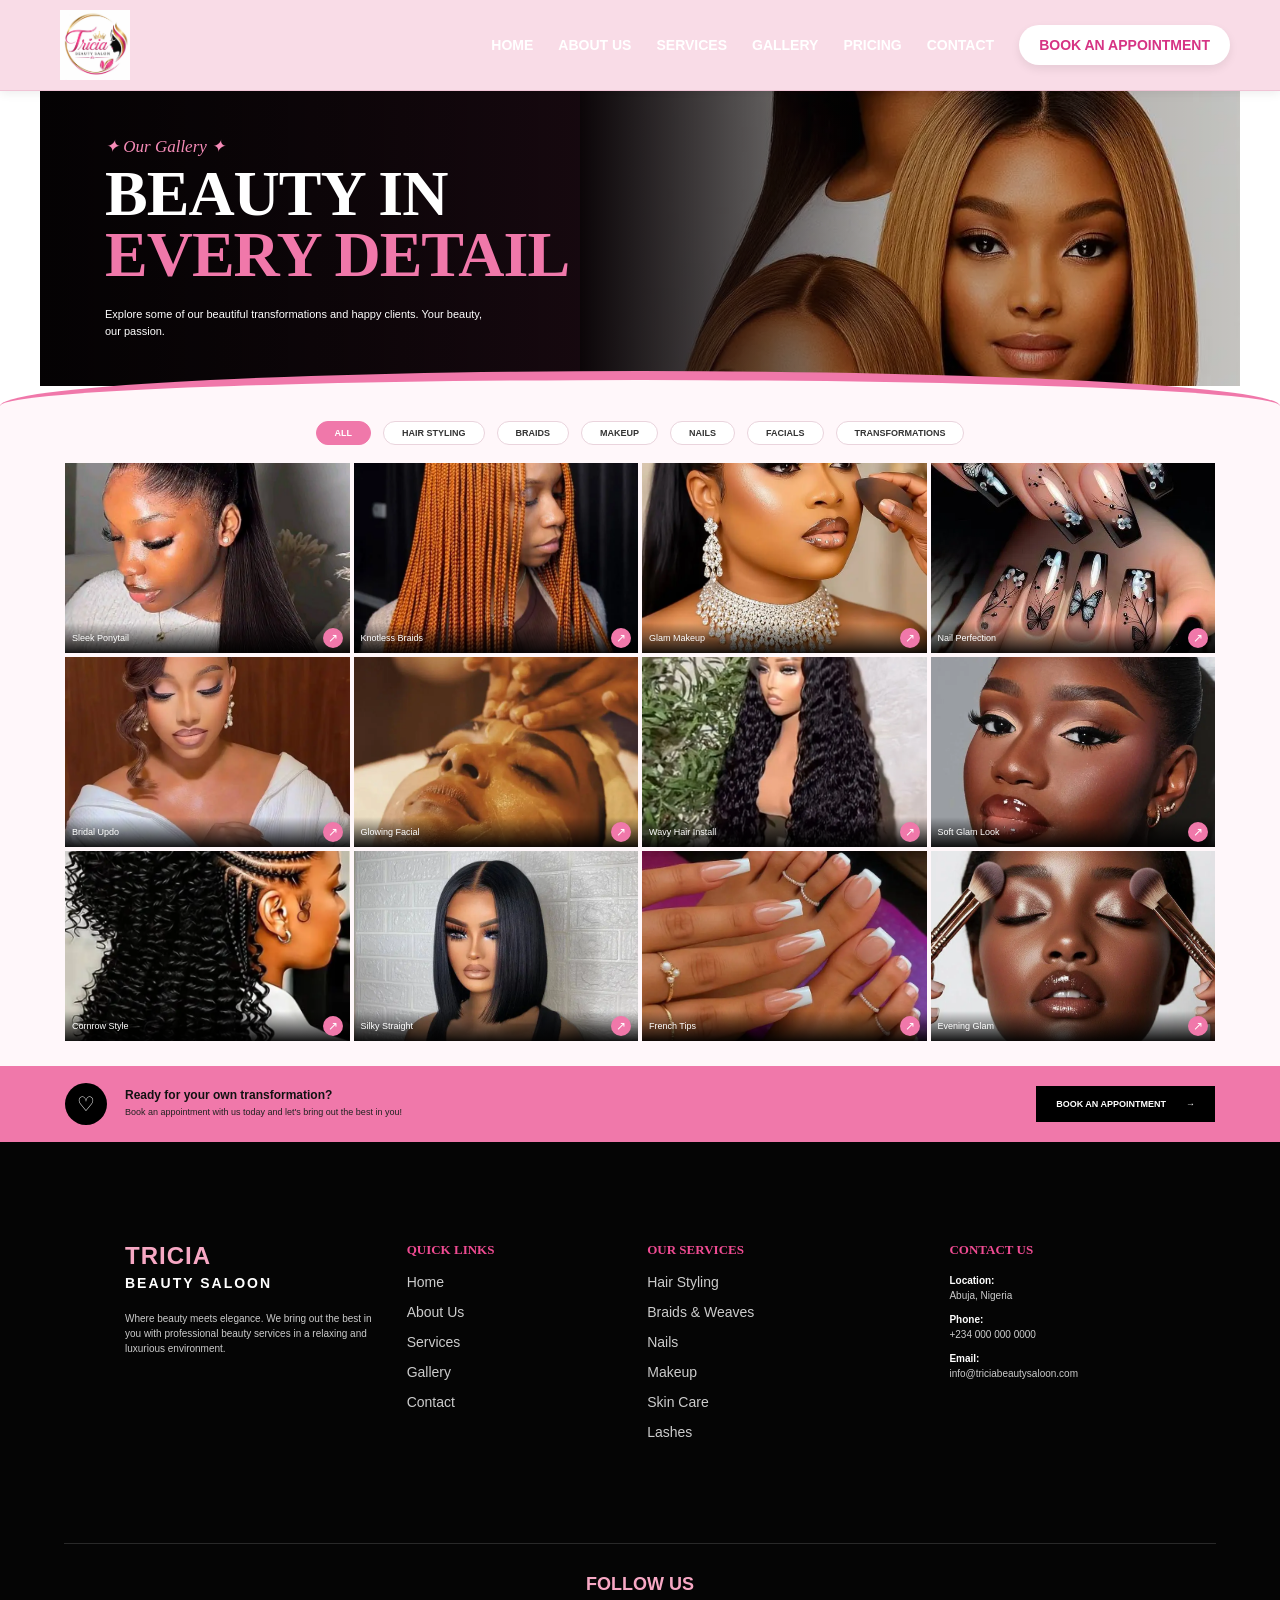
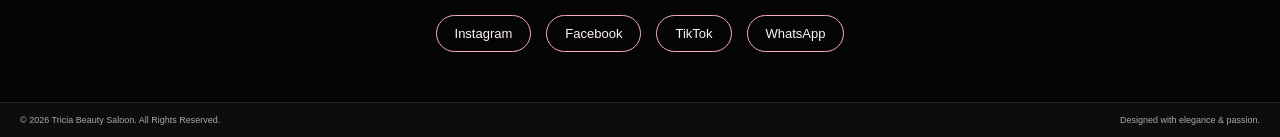
<file: gallery.html>
<!DOCTYPE html>
<html lang="en">
<head>
    <meta charset="UTF-8">
    <meta name="viewport" content="width=device-width, initial-scale=1.0">

    <meta
        name="description"
        content="Tricia Beauty Salon - Professional beauty, hair, and salon services."
    >

    <title>Tricia Beauty Salon</title>

    <link rel="stylesheet" href="style/style.css">
</head>

<body>

    <header class="site-header">

        <!-- Logo -->
        <a href="index.html" class="logo" aria-label="Tricia Beauty Salon Home">
            <img
                src="image/beauty_logo.webp"
                alt="Tricia Beauty Salon Logo"
            >
        </a>

        <!-- Navigation -->
        <nav class="navbar" aria-label="Main Navigation">

            <button
                class="menu-toggle"
                type="button"
                aria-label="Open navigation menu"
                aria-expanded="false"
            >
                <span></span>
                <span></span>
                <span></span>
            </button>

            <ul class="nav-list">

                <li>
                    <a href="index.html">HOME</a>
                </li>

                <li>
                    <a href="about.html">ABOUT US</a>
                </li>

                <li>
                    <a href="service.html">SERVICES</a>
                </li>

                <li>
                    <a href="gallery.html">GALLERY</a>
                </li>

                <li>
                    <a href="pricing.html">PRICING</a>
                </li>

                <li>
                    <a href="contact.html">CONTACT</a>
                </li>

                <li>
                    <a
                        href="appointment.html"
                        class="appointment-btn"
                    >
                        BOOK AN APPOINTMENT
                    </a>
                </li>

            </ul>

        </nav>

    </header>



    


    <!-- =========================================
         HERO / GALLERY INTRO
    ========================================== -->
    <section class="gallery-hero">

        <div class="hero-content">

            <span class="hero-small-text">
                ✦ Our Gallery ✦
            </span>

            <h1>
                BEAUTY IN
                <span>EVERY DETAIL</span>
            </h1>

            <p>
                Explore some of our beautiful transformations and
                happy clients. Your beauty, our passion.
            </p>

        </div>


        <div class="hero-image">

            <img
                src="image/2-bullet.webp"
                alt="Beautiful Tricia Beauty Saloon client"
            >

        </div>

    </section>


    <!-- Pink curved separator -->
    <div class="hero-curve"></div>


    <!-- =========================================
         GALLERY SECTION
    ========================================== -->
    <main class="gallery-section">

        <div class="gallery-container">


            <!-- Gallery Filters -->
            <div class="gallery-filters">

                <button class="filter-btn active">
                    ALL
                </button>

                <button class="filter-btn">
                    HAIR STYLING
                </button>

                <button class="filter-btn">
                    BRAIDS
                </button>

                <button class="filter-btn">
                    MAKEUP
                </button>

                <button class="filter-btn">
                    NAILS
                </button>

                <button class="filter-btn">
                    FACIALS
                </button>

                <button class="filter-btn">
                    TRANSFORMATIONS
                </button>

            </div>


            <!-- =================================
                 GALLERY GRID
            ================================== -->
            <div class="gallery-grid">


                <!-- 01 -->
                <article class="gallery-item">

                    <img
                        src="image/Sneak-ponytai.webp"
                        alt="Sleek ponytail hairstyle"
                        loading="lazy"
                    >

                    <div class="gallery-overlay">

                        <span>
                            Sleek Ponytail
                        </span>

                        <button aria-label="View Sleek Ponytail">
                            ↗
                        </button>

                    </div>

                </article>


                <!-- 02 -->
                <article class="gallery-item">

                    <img
                        src="image/Knotless-braids.webp"
                        alt="Knotless braids"
                        loading="lazy"
                    >

                    <div class="gallery-overlay">

                        <span>
                            Knotless Braids
                        </span>

                        <button aria-label="View Knotless Braids">
                            ↗
                        </button>

                    </div>

                </article>


                <!-- 03 -->
                <article class="gallery-item">

                    <img
                        src="image/makeup-srvice.webp"
                        alt="Glam makeup"
                        loading="lazy"
                    >

                    <div class="gallery-overlay">

                        <span>
                            Glam Makeup
                        </span>

                        <button aria-label="View Glam Makeup">
                            ↗
                        </button>

                    </div>

                </article>


                <!-- 04 -->
                <article class="gallery-item">

                    <img
                        src="image/nails.webp"
                        alt="Nail perfection"
                        loading="lazy"
                    >

                    <div class="gallery-overlay">

                        <span>
                            Nail Perfection
                        </span>

                        <button aria-label="View Nail Perfection">
                            ↗
                        </button>

                    </div>

                </article>


                <!-- 05 -->
                <article class="gallery-item">

                    <img
                        src="image/Bridal-updo.webp"
                        alt="Bridal updo hairstyle"
                        loading="lazy"
                    >

                    <div class="gallery-overlay">

                        <span>
                            Bridal Updo
                        </span>

                        <button aria-label="View Bridal Updo">
                            ↗
                        </button>

                    </div>

                </article>


                <!-- 06 -->
                <article class="gallery-item">

                    <img
                        src="image/facials-service.webp"
                        alt="Relaxing facial treatment"
                        loading="lazy"
                    >

                    <div class="gallery-overlay">

                        <span>
                            Glowing Facial
                        </span>

                        <button aria-label="View Glowing Facial">
                            ↗
                        </button>

                    </div>

                </article>


                <!-- 07 -->
                <article class="gallery-item">

                    <img
                        src="image/Wavyhair-installation.webp"
                        alt="Wavy hair installation"
                        loading="lazy"
                    >

                    <div class="gallery-overlay">

                        <span>
                            Wavy Hair Install
                        </span>

                        <button aria-label="View Wavy Hair Install">
                            ↗
                        </button>

                    </div>

                </article>


                <!-- 08 -->
                <article class="gallery-item">

                    <img
                        src="image/Soft-glam-look.webp"
                        alt="Soft glam makeup"
                        loading="lazy"
                    >

                    <div class="gallery-overlay">

                        <span>
                            Soft Glam Look
                        </span>

                        <button aria-label="View Soft Glam Look">
                            ↗
                        </button>

                    </div>

                </article>


                <!-- 09 -->
                <article class="gallery-item">

                    <img
                        src="image/Cornrol.webp"
                        alt="Cornrow hairstyle"
                        loading="lazy"
                    >

                    <div class="gallery-overlay">

                        <span>
                            Cornrow Style
                        </span>

                        <button aria-label="View Cornrow Style">
                            ↗
                        </button>

                    </div>

                </article>


                <!-- 10 -->
                <article class="gallery-item">

                    <img
                        src="image/Silky-straight.webp"
                        alt="Silky straight hairstyle"
                        loading="lazy"
                    >

                    <div class="gallery-overlay">

                        <span>
                            Silky Straight
                        </span>

                        <button aria-label="View Silky Straight">
                            ↗
                        </button>

                    </div>

                </article>


                <!-- 11 -->
                <article class="gallery-item">

                    <img
                        src="image/French-tip.webp"
                        alt="French tip nails"
                        loading="lazy"
                    >

                    <div class="gallery-overlay">

                        <span>
                            French Tips
                        </span>

                        <button aria-label="View French Tips">
                            ↗
                        </button>

                    </div>

                </article>


                <!-- 12 -->
                <article class="gallery-item">

                    <img
                        src="image/Evening-glam.webp"
                        alt="Evening glam makeup"
                        loading="lazy"
                    >

                    <div class="gallery-overlay">

                        <span>
                            Evening Glam
                        </span>

                        <button aria-label="View Evening Glam">
                            ↗
                        </button>

                    </div>

                </article>

            </div>

        </div>

    </main>


    <!-- =========================================
         APPOINTMENT CTA
    ========================================== -->
    <section class="appointment-cta">

        <div class="cta-container">

            <div class="cta-icon">
                ♡
            </div>


            <div class="cta-text">

                <h3>
                    Ready for your own transformation?
                </h3>

                <p>
                    Book an appointment with us today and
                    let's bring out the best in you!
                </p>

            </div>


            <a
                href="appointment.html"
                class="cta-button"
            >
                BOOK AN APPOINTMENT
                <span>→</span>
            </a>

        </div>

    </section>












    <footer class="site-footer">

<div class="footer-container">

    <!-- About -->
    <div class="footer-column footer-about">
        <h2>TRICIA <span>BEAUTY SALOON</span></h2>
        <p>
            Where beauty meets elegance. We bring out the best in you
            with professional beauty services in a relaxing and
            luxurious environment.
        </p>
    </div>

    <!-- Quick Links -->
    <div class="footer-column">
        <h3>Quick Links</h3>
        <ul>
            <li><a href="index.html">Home</a></li>
            <li><a href="about.html">About Us</a></li>
            <li><a href="service.html">Services</a></li>
            <li><a href="gallery.html">Gallery</a></li>
            <li><a href="contact.html">Contact</a></li>
        </ul>
    </div>

    <!-- Services -->
    <div class="footer-column">
        <h3>Our Services</h3>
        <ul>
            <li><a href="service.html">Hair Styling</a></li>
            <li><a href="service.html">Braids &amp; Weaves</a></li>
            <li><a href="service.html">Nails</a></li>
            <li><a href="service.html">Makeup</a></li>
            <li><a href="service.html">Skin Care</a></li>
            <li><a href="service.html">Lashes</a></li>
        </ul>
    </div>

    <!-- Contact -->
    <div class="footer-column footer-contact">
        <h3>Contact Us</h3>

        <p>
            <strong>Location:</strong><br>
            Abuja, Nigeria
        </p>

        <p>
            <strong>Phone:</strong><br>
            <a href="tel:+2340000000000">+234 000 000 0000</a>
        </p>

        <p>
            <strong>Email:</strong><br>
            <a href="mailto:info@triciabeautysaloon.com">
                info@triciabeautysaloon.com
            </a>
        </p>
    </div>

</div>

<!-- Social Media -->
<div class="footer-social">
    <h3>Follow Us</h3>

    <div class="social-links">
        <a href="#" aria-label="Instagram">Instagram</a>
        <a href="#" aria-label="Facebook">Facebook</a>
        <a href="#" aria-label="TikTok">TikTok</a>
        <a href="#" aria-label="WhatsApp">WhatsApp</a>
    </div>
</div>

<!-- Bottom Footer -->
<div class="footer-bottom">
    <p>
        &copy; 2026 Tricia Beauty Saloon. All Rights Reserved.
    </p>

    <p>
        Designed with elegance &amp; passion.
    </p>
</div>

</footer>






    <script src="js/sscript.js"></script>


</body>
</html>
</file>
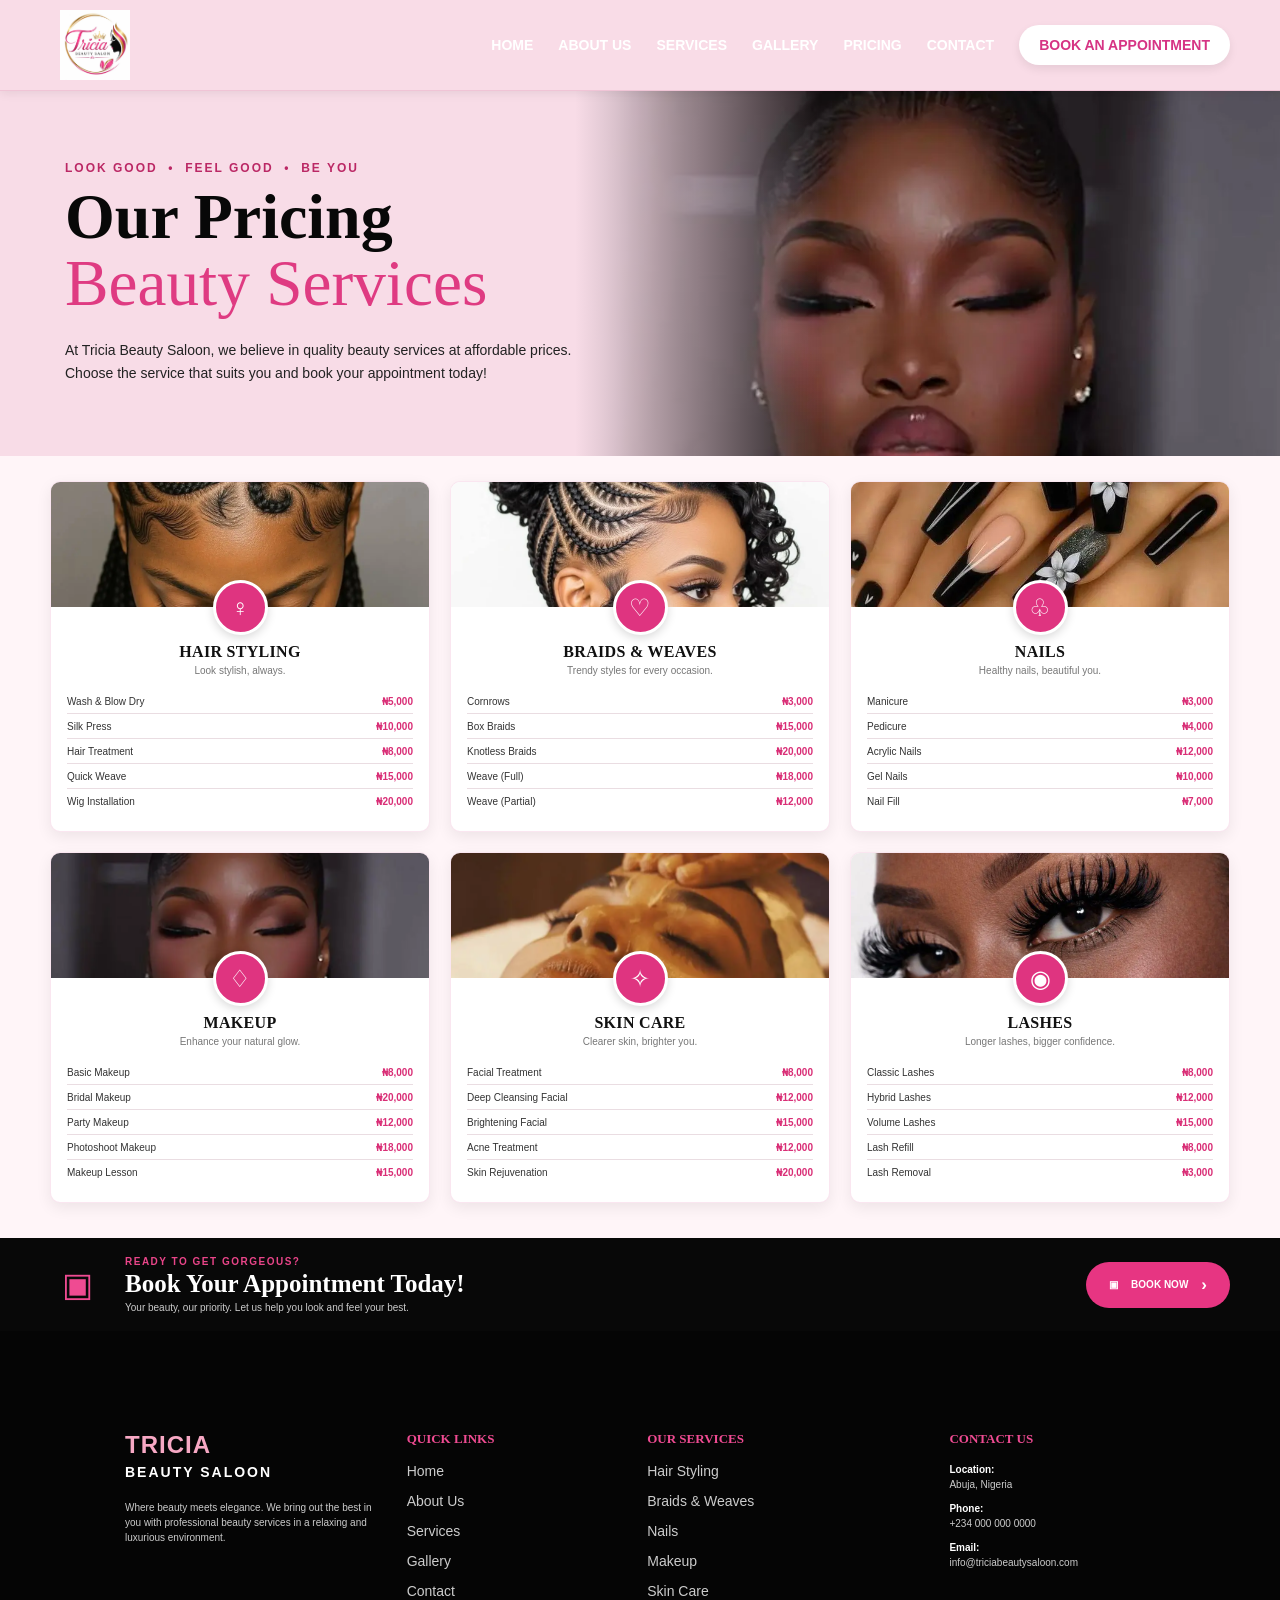
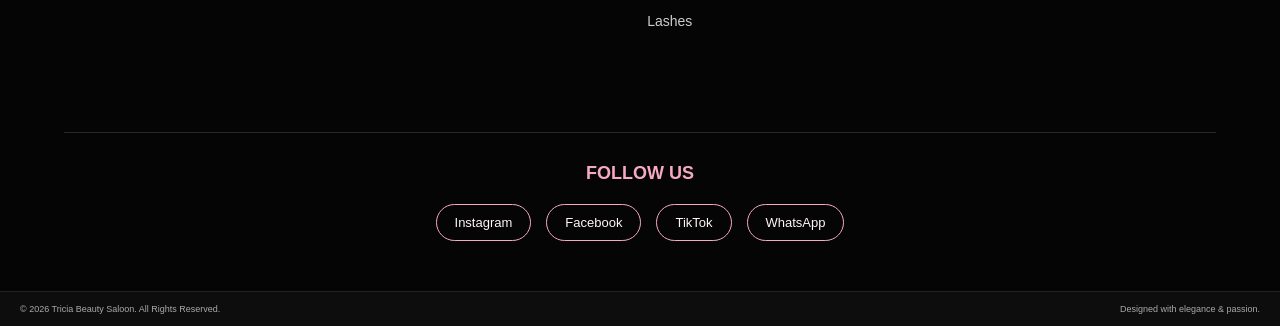
<file: pricing.html>
<!DOCTYPE html>
<html lang="en">
<head>
    <meta charset="UTF-8">
    <meta name="viewport" content="width=device-width, initial-scale=1.0">

    <meta
        name="description"
        content="Tricia Beauty Salon - Professional beauty, hair, and salon services."
    >

    <title>Tricia Beauty Salon</title>

    <link rel="stylesheet" href="style/style.css">
</head>

<body>

    <header class="site-header">

        <!-- Logo -->
        <a href="index.html" class="logo" aria-label="Tricia Beauty Salon Home">
            <img
                src="image/beauty_logo.webp"
                alt="Tricia Beauty Salon Logo"
            >
        </a>

        <!-- Navigation -->
        <nav class="navbar" aria-label="Main Navigation">

            <button
                class="menu-toggle"
                type="button"
                aria-label="Open navigation menu"
                aria-expanded="false"
            >
                <span></span>
                <span></span>
                <span></span>
            </button>

            <ul class="nav-list">

                <li>
                    <a href="index.html">HOME</a>
                </li>

                <li>
                    <a href="about.html">ABOUT US</a>
                </li>

                <li>
                    <a href="service.html">SERVICES</a>
                </li>

                <li>
                    <a href="gallery.html">GALLERY</a>
                </li>

                <li>
                    <a href="pricing.html">PRICING</a>
                </li>

                <li>
                    <a href="contact.html">CONTACT</a>
                </li>

                <li>
                    <a
                        href="appointment.html"
                        class="appointment-btn"
                    >
                        BOOK AN APPOINTMENT
                    </a>
                </li>

            </ul>

        </nav>

    </header>













    
    


    <!-- =====================================================
         PRICING HERO
    ====================================================== -->

    <section class="pricing-hero">

        <div class="pricing-hero__content">

            <span class="pricing-hero__tagline">
                LOOK GOOD &nbsp;•&nbsp; FEEL GOOD &nbsp;•&nbsp; BE YOU
            </span>


            <h1>
                Our Pricing
                <span>Beauty Services</span>
            </h1>


            <p>
                At Tricia Beauty Saloon, we believe in quality beauty
                services at affordable prices. Choose the service that
                suits you and book your appointment today!
            </p>

        </div>


        <div class="pricing-hero__image">

            <img
                src="image/pricing-makeup.webp"
                alt="Beautiful woman receiving professional beauty treatment"
            >

        </div>

    </section>



    <!-- =====================================================
         PRICING SECTION
    ====================================================== -->

    <main class="pricing-section">

        <div class="pricing-container">


            <!-- =================================================
                 HAIR STYLING
            ================================================== -->

            <article class="price-card">

                <div class="price-card__image">

                    <img
                        src="image/hairstyle-service.webp"
                        alt="Hair styling service"
                        loading="lazy"
                    >

                </div>


                <div class="price-card__icon">
                    ♀
                </div>


                <div class="price-card__content">

                    <h2>
                        HAIR STYLING
                    </h2>

                    <p class="price-card__description">
                        Look stylish, always.
                    </p>


                    <ul class="price-list">

                        <li>
                            <span>Wash &amp; Blow Dry</span>
                            <strong>₦5,000</strong>
                        </li>

                        <li>
                            <span>Silk Press</span>
                            <strong>₦10,000</strong>
                        </li>

                        <li>
                            <span>Hair Treatment</span>
                            <strong>₦8,000</strong>
                        </li>

                        <li>
                            <span>Quick Weave</span>
                            <strong>₦15,000</strong>
                        </li>

                        <li>
                            <span>Wig Installation</span>
                            <strong>₦20,000</strong>
                        </li>

                    </ul>

                </div>

            </article>



            <!-- =================================================
                 BRAIDS & WEAVES
            ================================================== -->

            <article class="price-card">

                <div class="price-card__image">

                    <img
                        src="image/braid2 (1).webp"
                        alt="Braids and weaves service"
                        loading="lazy"
                    >

                </div>


                <div class="price-card__icon">
                    ♡
                </div>


                <div class="price-card__content">

                    <h2>
                        BRAIDS &amp; WEAVES
                    </h2>

                    <p class="price-card__description">
                        Trendy styles for every occasion.
                    </p>


                    <ul class="price-list">

                        <li>
                            <span>Cornrows</span>
                            <strong>₦3,000</strong>
                        </li>

                        <li>
                            <span>Box Braids</span>
                            <strong>₦15,000</strong>
                        </li>

                        <li>
                            <span>Knotless Braids</span>
                            <strong>₦20,000</strong>
                        </li>

                        <li>
                            <span>Weave (Full)</span>
                            <strong>₦18,000</strong>
                        </li>

                        <li>
                            <span>Weave (Partial)</span>
                            <strong>₦12,000</strong>
                        </li>

                    </ul>

                </div>

            </article>



            <!-- =================================================
                 NAILS
            ================================================== -->

            <article class="price-card">

                <div class="price-card__image">

                    <img
                        src="image/pedicure-menicure.webp"
                        alt="Professional nail service"
                        loading="lazy"
                    >

                </div>


                <div class="price-card__icon">
                    ♧
                </div>


                <div class="price-card__content">

                    <h2>
                        NAILS
                    </h2>

                    <p class="price-card__description">
                        Healthy nails, beautiful you.
                    </p>


                    <ul class="price-list">

                        <li>
                            <span>Manicure</span>
                            <strong>₦3,000</strong>
                        </li>

                        <li>
                            <span>Pedicure</span>
                            <strong>₦4,000</strong>
                        </li>

                        <li>
                            <span>Acrylic Nails</span>
                            <strong>₦12,000</strong>
                        </li>

                        <li>
                            <span>Gel Nails</span>
                            <strong>₦10,000</strong>
                        </li>

                        <li>
                            <span>Nail Fill</span>
                            <strong>₦7,000</strong>
                        </li>

                    </ul>

                </div>

            </article>



            <!-- =================================================
                 MAKEUP
            ================================================== -->

            <article class="price-card">

                <div class="price-card__image">

                    <img
                        src="image/pricing-makeup.webp"
                        alt="Professional makeup service"
                        loading="lazy"
                    >

                </div>


                <div class="price-card__icon">
                    ♢
                </div>


                <div class="price-card__content">

                    <h2>
                        MAKEUP
                    </h2>

                    <p class="price-card__description">
                        Enhance your natural glow.
                    </p>


                    <ul class="price-list">

                        <li>
                            <span>Basic Makeup</span>
                            <strong>₦8,000</strong>
                        </li>

                        <li>
                            <span>Bridal Makeup</span>
                            <strong>₦20,000</strong>
                        </li>

                        <li>
                            <span>Party Makeup</span>
                            <strong>₦12,000</strong>
                        </li>

                        <li>
                            <span>Photoshoot Makeup</span>
                            <strong>₦18,000</strong>
                        </li>

                        <li>
                            <span>Makeup Lesson</span>
                            <strong>₦15,000</strong>
                        </li>

                    </ul>

                </div>

            </article>



            <!-- =================================================
                 SKIN CARE
            ================================================== -->

            <article class="price-card">

                <div class="price-card__image">

                    <img
                        src="image/facials-service.webp"
                        alt="Professional skincare treatment"
                        loading="lazy"
                    >

                </div>


                <div class="price-card__icon">
                    ✧
                </div>


                <div class="price-card__content">

                    <h2>
                        SKIN CARE
                    </h2>

                    <p class="price-card__description">
                        Clearer skin, brighter you.
                    </p>


                    <ul class="price-list">

                        <li>
                            <span>Facial Treatment</span>
                            <strong>₦8,000</strong>
                        </li>

                        <li>
                            <span>Deep Cleansing Facial</span>
                            <strong>₦12,000</strong>
                        </li>

                        <li>
                            <span>Brightening Facial</span>
                            <strong>₦15,000</strong>
                        </li>

                        <li>
                            <span>Acne Treatment</span>
                            <strong>₦12,000</strong>
                        </li>

                        <li>
                            <span>Skin Rejuvenation</span>
                            <strong>₦20,000</strong>
                        </li>

                    </ul>

                </div>

            </article>



            <!-- =================================================
                 LASHES
            ================================================== -->

            <article class="price-card">

                <div class="price-card__image">

                    <img
                        src="image/2-pricing-lashes.webp"
                        alt="Professional eyelash service"
                        loading="lazy"
                    >

                </div>


                <div class="price-card__icon">
                    ◉
                </div>


                <div class="price-card__content">

                    <h2>
                        LASHES
                    </h2>

                    <p class="price-card__description">
                        Longer lashes, bigger confidence.
                    </p>


                    <ul class="price-list">

                        <li>
                            <span>Classic Lashes</span>
                            <strong>₦8,000</strong>
                        </li>

                        <li>
                            <span>Hybrid Lashes</span>
                            <strong>₦12,000</strong>
                        </li>

                        <li>
                            <span>Volume Lashes</span>
                            <strong>₦15,000</strong>
                        </li>

                        <li>
                            <span>Lash Refill</span>
                            <strong>₦8,000</strong>
                        </li>

                        <li>
                            <span>Lash Removal</span>
                            <strong>₦3,000</strong>
                        </li>

                    </ul>

                </div>

            </article>


        </div>

    </main>



    <!-- =====================================================
         APPOINTMENT CTA
    ====================================================== -->

    <section class="appointment-banner">

        <div class="appointment-banner__container">


            <div class="appointment-banner__icon">
                ▣
            </div>


            <div class="appointment-banner__text">

                <span>
                    READY TO GET GORGEOUS?
                </span>

                <h2>
                    Book Your Appointment Today!
                </h2>

                <p>
                    Your beauty, our priority. Let us help you
                    look and feel your best.
                </p>

            </div>


            <a
                href="appointment.html"
                class="appointment-banner__button"
            >
                <span>▣</span>
                BOOK NOW
                <strong>›</strong>
            </a>


        </div>

    </section>



    

    <footer class="site-footer">

<div class="footer-container">

    <!-- About -->
    <div class="footer-column footer-about">
        <h2>TRICIA <span>BEAUTY SALOON</span></h2>
        <p>
            Where beauty meets elegance. We bring out the best in you
            with professional beauty services in a relaxing and
            luxurious environment.
        </p>
    </div>

    <!-- Quick Links -->
    <div class="footer-column">
        <h3>Quick Links</h3>
        <ul>
            <li><a href="index.html">Home</a></li>
            <li><a href="about.html">About Us</a></li>
            <li><a href="service.html">Services</a></li>
            <li><a href="gallery.html">Gallery</a></li>
            <li><a href="contact.html">Contact</a></li>
        </ul>
    </div>

    <!-- Services -->
    <div class="footer-column">
        <h3>Our Services</h3>
        <ul>
            <li><a href="service.html">Hair Styling</a></li>
            <li><a href="service.html">Braids &amp; Weaves</a></li>
            <li><a href="service.html">Nails</a></li>
            <li><a href="service.html">Makeup</a></li>
            <li><a href="service.html">Skin Care</a></li>
            <li><a href="service.html">Lashes</a></li>
        </ul>
    </div>

    <!-- Contact -->
    <div class="footer-column footer-contact">
        <h3>Contact Us</h3>

        <p>
            <strong>Location:</strong><br>
            Abuja, Nigeria
        </p>

        <p>
            <strong>Phone:</strong><br>
            <a href="tel:+2340000000000">+234 000 000 0000</a>
        </p>

        <p>
            <strong>Email:</strong><br>
            <a href="mailto:info@triciabeautysaloon.com">
                info@triciabeautysaloon.com
            </a>
        </p>
    </div>

</div>

<!-- Social Media -->
<div class="footer-social">
    <h3>Follow Us</h3>

    <div class="social-links">
        <a href="#" aria-label="Instagram">Instagram</a>
        <a href="#" aria-label="Facebook">Facebook</a>
        <a href="#" aria-label="TikTok">TikTok</a>
        <a href="#" aria-label="WhatsApp">WhatsApp</a>
    </div>
</div>

<!-- Bottom Footer -->
<div class="footer-bottom">
    <p>
        &copy; 2026 Tricia Beauty Saloon. All Rights Reserved.
    </p>

    <p>
        Designed with elegance &amp; passion.
    </p>
</div>

</footer>






    





    <script src="js/sscript.js"></script>

</body>
</html>
</file>
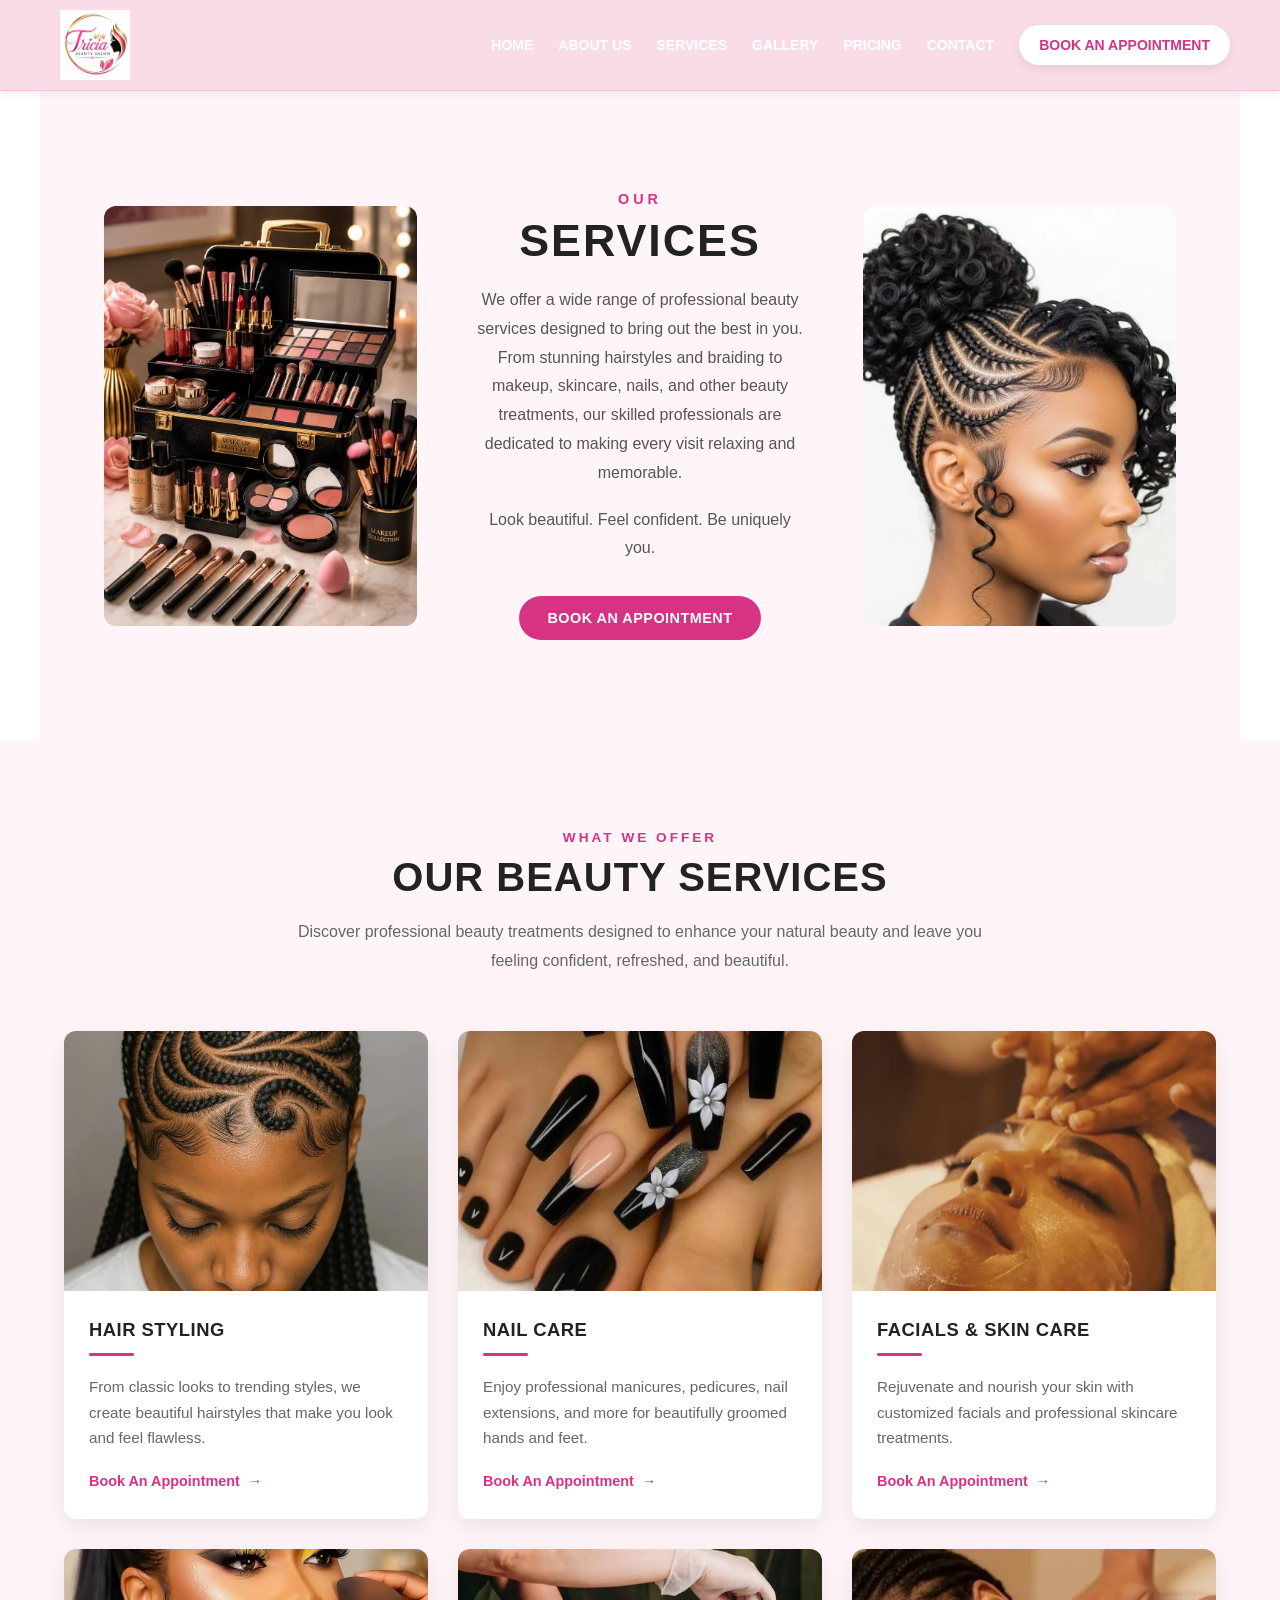
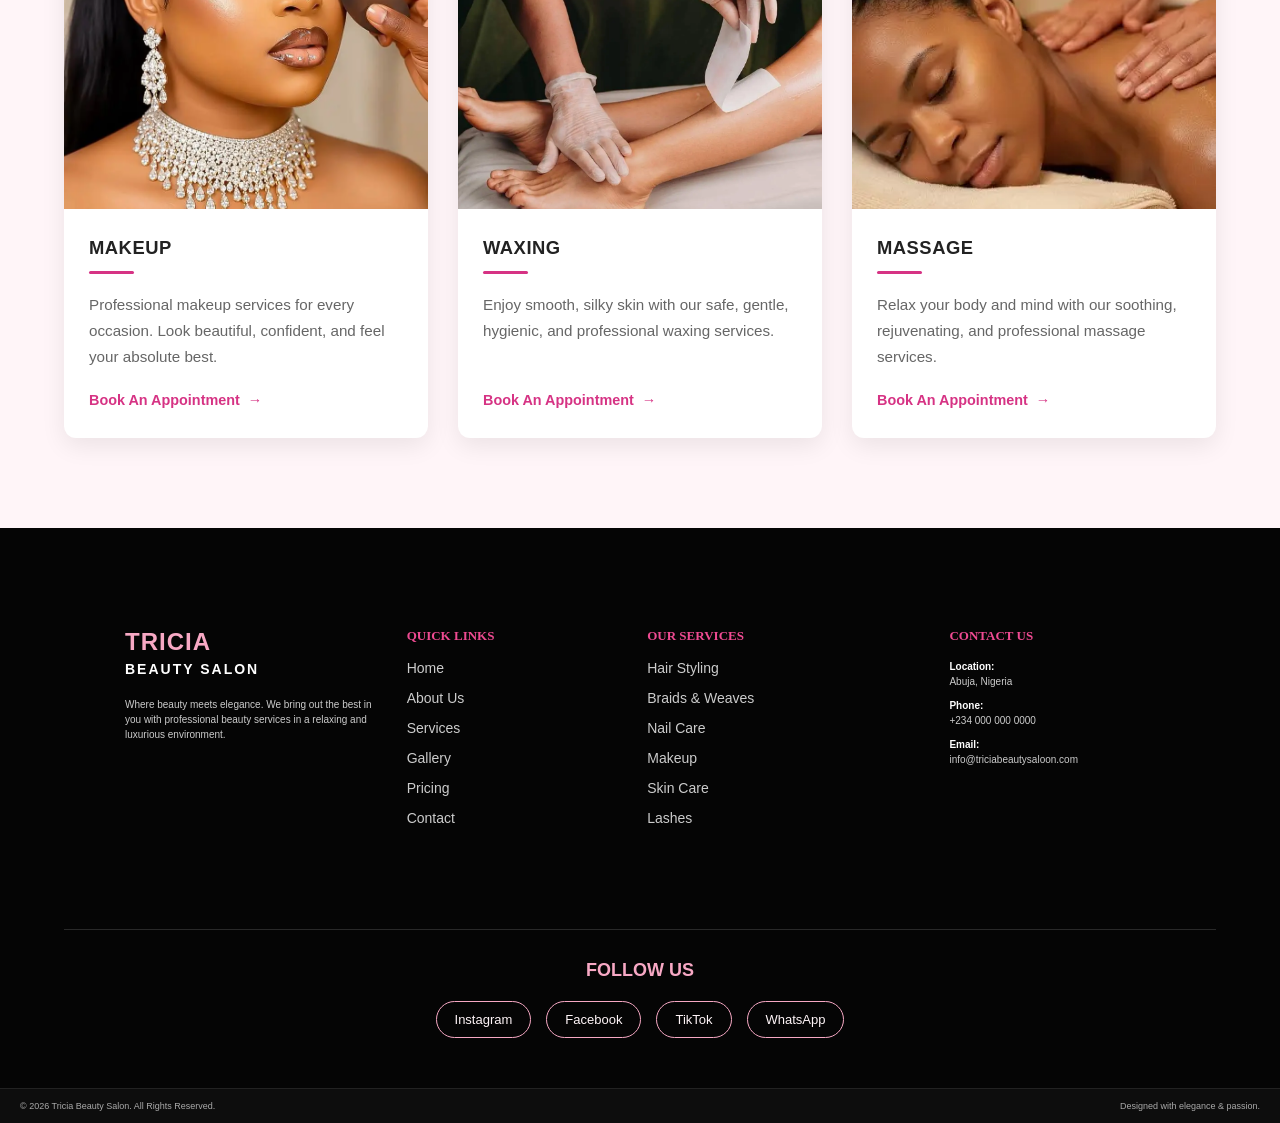
<file: service.html>
<!DOCTYPE html>
<html lang="en">
<head>
    <meta charset="UTF-8">
    <meta name="viewport" content="width=device-width, initial-scale=1.0">

    <meta
        name="description"
        content="Tricia Beauty Salon offers professional hair styling, braiding, makeup, nail care, skincare, waxing and massage services."
    >

    <title>Services | Tricia Beauty Salon</title>

    <link rel="stylesheet" href="style/style.css">
</head>

<body>

    <!-- =========================================
         HEADER
    ========================================== -->
    <header class="site-header">

        <a
            href="index.html"
            class="logo"
            aria-label="Tricia Beauty Salon Home"
        >
            <img
                src="image/beauty_logo.webp"
                alt="Tricia Beauty Salon Logo"
            >
        </a>

        <nav class="navbar" aria-label="Main Navigation">

            <button
                class="menu-toggle"
                type="button"
                aria-label="Open navigation menu"
                aria-expanded="false"
                aria-controls="primary-navigation"
            >
                <span></span>
                <span></span>
                <span></span>
            </button>

            <ul class="nav-list" id="primary-navigation">

                <li><a href="index.html">HOME</a></li>
                <li><a href="about.html">ABOUT US</a></li>
                <li><a href="service.html" aria-current="page">SERVICES</a></li>
                <li><a href="gallery.html">GALLERY</a></li>
                <li><a href="pricing.html">PRICING</a></li>
                <li><a href="contact.html">CONTACT</a></li>

                <li>
                    <a
                        href="appointment.html"
                        class="appointment-btn"
                    >
                        BOOK AN APPOINTMENT
                    </a>
                </li>

            </ul>

        </nav>

    </header>


    


<!-- =========================================
     SERVICES INTRODUCTION
========================================= -->
<section class="services-intro" aria-labelledby="services-intro-title">

    <!-- Left Image -->
    <div class="services-intro__image">
        <img
            src="image/makeuo-box.webp"
            alt="Professional makeup products"
        >
    </div>

    <!-- Content -->
    <div class="services-intro__content">

        <span class="services-intro__subtitle">
            OUR
        </span>

        <h1 id="services-intro-title">
            SERVICES
        </h1>

        <p>
            We offer a wide range of professional beauty services
            designed to bring out the best in you. From stunning
            hairstyles and braiding to makeup, skincare, nails,
            and other beauty treatments, our skilled professionals
            are dedicated to making every visit relaxing and memorable.
        </p>

        <p>
            Look beautiful. Feel confident. Be uniquely you.
        </p>

        <a
            href="appointment.html"
            class="services-intro__button"
        >
            BOOK AN APPOINTMENT
        </a>

    </div>

    <!-- Right Image -->
    <div class="services-intro__image">
        <img
            src="image/braid2 (1).webp"
            alt="Professional braided hairstyle"
        >
    </div>

</section>


    
<!-- =========================================
     SERVICES GRID
========================================= -->
<section class="services-section" aria-labelledby="services-title">

    <div class="services-container">

        <!-- Section Header -->
        <header class="services-header">

            <span class="section-subtitle">
                WHAT WE OFFER
            </span>

            <h2 id="services-title">
                OUR BEAUTY SERVICES
            </h2>

            <p>
                Discover professional beauty treatments designed to
                enhance your natural beauty and leave you feeling
                confident, refreshed, and beautiful.
            </p>

        </header>


        <!-- Services -->
        <div class="services-grid">

            <!-- Hair Styling -->
            <article class="service-item">

                <div class="service-item__image">
                    <img
                        src="image/hairstyle-service.webp"
                        alt="Professional hair styling service"
                        loading="lazy"
                    >
                </div>

                <div class="service-item__content">

                    <h3>HAIR STYLING</h3>

                    <span class="service-line" aria-hidden="true"></span>

                    <p>
                        From classic looks to trending styles, we create
                        beautiful hairstyles that make you look and
                        feel flawless.
                    </p>

                    <a
                        href="appointment.html"
                        class="service-link"
                    >
                        Book An Appointment
                        <span aria-hidden="true">→</span>
                    </a>

                </div>

            </article>


            <!-- Nail Care -->
            <article class="service-item">

                <div class="service-item__image">
                    <img
                        src="image/pedicure-menicure.webp"
                        alt="Professional manicure and pedicure service"
                        loading="lazy"
                    >
                </div>

                <div class="service-item__content">

                    <h3>NAIL CARE</h3>

                    <span class="service-line" aria-hidden="true"></span>

                    <p>
                        Enjoy professional manicures, pedicures,
                        nail extensions, and more for beautifully
                        groomed hands and feet.
                    </p>

                    <a
                        href="appointment.html"
                        class="service-link"
                    >
                        Book An Appointment
                        <span aria-hidden="true">→</span>
                    </a>

                </div>

            </article>


            <!-- Facials & Skin Care -->
            <article class="service-item">

                <div class="service-item__image">
                    <img
                        src="image/facials-service.webp"
                        alt="Professional facial and skincare treatment"
                        loading="lazy"
                    >
                </div>

                <div class="service-item__content">

                    <h3>FACIALS &amp; SKIN CARE</h3>

                    <span class="service-line" aria-hidden="true"></span>

                    <p>
                        Rejuvenate and nourish your skin with customized
                        facials and professional skincare treatments.
                    </p>

                    <a
                        href="appointment.html"
                        class="service-link"
                    >
                        Book An Appointment
                        <span aria-hidden="true">→</span>
                    </a>

                </div>

            </article>


            <!-- Makeup -->
            <article class="service-item">

                <div class="service-item__image">
                    <img
                        src="image/makeup-srvice.webp"
                        alt="Professional makeup application service"
                        loading="lazy"
                    >
                </div>

                <div class="service-item__content">

                    <h3>MAKEUP</h3>

                    <span class="service-line" aria-hidden="true"></span>

                    <p>
                        Professional makeup services for every occasion.
                        Look beautiful, confident, and feel your
                        absolute best.
                    </p>

                    <a
                        href="appointment.html"
                        class="service-link"
                    >
                        Book An Appointment
                        <span aria-hidden="true">→</span>
                    </a>

                </div>

            </article>


            <!-- Waxing -->
            <article class="service-item">

                <div class="service-item__image">
                    <img
                        src="image/waxing.webp"
                        alt="Professional waxing treatment"
                        loading="lazy"
                    >
                </div>

                <div class="service-item__content">

                    <h3>WAXING</h3>

                    <span class="service-line" aria-hidden="true"></span>

                    <p>
                        Enjoy smooth, silky skin with our safe, gentle,
                        hygienic, and professional waxing services.
                    </p>

                    <a
                        href="appointment.html"
                        class="service-link"
                    >
                        Book An Appointment
                        <span aria-hidden="true">→</span>
                    </a>

                </div>

            </article>


            <!-- Massage -->
            <article class="service-item">

                <div class="service-item__image">
                    <img
                        src="image/massage.webp"
                        alt="Professional relaxing massage service"
                        loading="lazy"
                    >
                </div>

                <div class="service-item__content">

                    <h3>MASSAGE</h3>

                    <span class="service-line" aria-hidden="true"></span>

                    <p>
                        Relax your body and mind with our soothing,
                        rejuvenating, and professional massage services.
                    </p>

                    <a
                        href="appointment.html"
                        class="service-link"
                    >
                        Book An Appointment
                        <span aria-hidden="true">→</span>
                    </a>

                </div>

            </article>

        </div>

    </div>

</section>


    


    <!-- =========================================
         FOOTER
    ========================================== -->
    <footer class="site-footer">

        <div class="footer-container">

            <div class="footer-column footer-about">

                <h2>
                    TRICIA
                    <span>BEAUTY SALON</span>
                </h2>

                <p>
                    Where beauty meets elegance. We bring out the best
                    in you with professional beauty services in a
                    relaxing and luxurious environment.
                </p>

            </div>


            <div class="footer-column">

                <h3>Quick Links</h3>

                <ul>
                    <li><a href="index.html">Home</a></li>
                    <li><a href="about.html">About Us</a></li>
                    <li><a href="service.html">Services</a></li>
                    <li><a href="gallery.html">Gallery</a></li>
                    <li><a href="pricing.html">Pricing</a></li>
                    <li><a href="contact.html">Contact</a></li>
                </ul>

            </div>


            <div class="footer-column">

                <h3>Our Services</h3>

                <ul>
                    <li><a href="service.html">Hair Styling</a></li>
                    <li><a href="service.html">Braids &amp; Weaves</a></li>
                    <li><a href="service.html">Nail Care</a></li>
                    <li><a href="service.html">Makeup</a></li>
                    <li><a href="service.html">Skin Care</a></li>
                    <li><a href="service.html">Lashes</a></li>
                </ul>

            </div>


            <div class="footer-column footer-contact">

                <h3>Contact Us</h3>

                <p>
                    <strong>Location:</strong><br>
                    Abuja, Nigeria
                </p>

                <p>
                    <strong>Phone:</strong><br>
                    <a href="tel:+2340000000000">
                        +234 000 000 0000
                    </a>
                </p>

                <p>
                    <strong>Email:</strong><br>
                    <a href="mailto:info@triciabeautysaloon.com">
                        info@triciabeautysaloon.com
                    </a>
                </p>

            </div>

        </div>


        <div class="footer-social">

            <h3>Follow Us</h3>

            <div class="social-links">
                <a href="#" aria-label="Instagram">Instagram</a>
                <a href="#" aria-label="Facebook">Facebook</a>
                <a href="#" aria-label="TikTok">TikTok</a>
                <a href="#" aria-label="WhatsApp">WhatsApp</a>
            </div>

        </div>


        <div class="footer-bottom">

            <p>
                &copy; 2026 Tricia Beauty Salon. All Rights Reserved.
            </p>

            <p>
                Designed with elegance &amp; passion.
            </p>

        </div>

    </footer>


    <script src="js/sscript.js"></script>

</body>
</html>
</file>
<file: style/style.css>
/* =========================================================
TRICIA BEAUTY SALON
GLOBAL STYLES
========================================================= */

*,
*::before,
*::after {
margin: 0;
padding: 0;
box-sizing: border-box;
}

html {
scroll-behavior: smooth;
}

body {
min-width: 320px;
overflow-x: hidden;


font-family: Arial, Helvetica, sans-serif;

background-color: #ffffff;
color: #333333;


}

img {
display: block;
max-width: 100%;
}

a {
text-decoration: none;
}

button,
a {
-webkit-tap-highlight-color: transparent;
}

/* =========================================================
HEADER
========================================================= */

.site-header {
position: relative;
z-index: 1000;


width: 100%;
min-height: 90px;

display: flex;
align-items: center;
justify-content: space-between;

padding: 10px 50px;

background-color: #f7a8c4;

box-shadow: 0 2px 10px rgba(0, 0, 0, 0.08);


}

/* =========================================================
LOGO
========================================================= */

.logo {
display: flex;
align-items: center;


flex-shrink: 0;


}

.logo img {
width: 90px;
height: 70px;


object-fit: contain;


}

/* =========================================================
NAVIGATION
========================================================= */

.navbar {
position: relative;


display: flex;
align-items: center;


}

.nav-list {
display: flex;
align-items: center;


gap: 25px;

list-style: none;


}

.nav-list li {
display: flex;
align-items: center;
}

.nav-list li a {
display: inline-flex;
align-items: center;


color: #ffffff;

font-size: 14px;
font-weight: 700;

white-space: nowrap;

padding: 8px 0;

transition:
    color 0.3s ease,
    transform 0.3s ease;


}

.nav-list li a:hover {
color: #8b005d;
transform: translateY(-2px);
}

/* =========================================================
APPOINTMENT BUTTON
========================================================= */

.appointment-btn {
display: inline-flex !important;
align-items: center;
justify-content: center;


padding: 12px 20px !important;

background-color: #ffffff;
color: #d63384 !important;

border-radius: 30px;

font-weight: 700 !important;

box-shadow: 0 4px 10px rgba(0, 0, 0, 0.08);

transition:
    background-color 0.3s ease,
    color 0.3s ease,
    transform 0.3s ease !important;


}

.appointment-btn:hover {
background-color: #d63384;
color: #ffffff !important;


transform: translateY(-2px) !important;


}

/* =========================================================
HAMBURGER BUTTON
========================================================= */

.menu-toggle {
display: none;


width: 44px;
height: 44px;

padding: 9px;

border: 0;
border-radius: 6px;

background: transparent;

cursor: pointer;

position: relative;
z-index: 1100;


}

.menu-toggle span {
display: block;


width: 100%;
height: 3px;

margin: 5px 0;

background-color: #ffffff;

border-radius: 5px;

transition:
    transform 0.3s ease,
    opacity 0.3s ease;


}

/* Hamburger → X */

.menu-toggle.active span:nth-child(1) {
transform: translateY(8px) rotate(45deg);
}

.menu-toggle.active span:nth-child(2) {
opacity: 0;
}

.menu-toggle.active span:nth-child(3) {
transform: translateY(-8px) rotate(-45deg);
}

/* =========================================================
TABLET HEADER
========================================================= */

@media (max-width: 1100px) {


.site-header {
    padding: 10px 30px;
}

.nav-list {
    gap: 17px;
}

.nav-list li a {
    font-size: 13px;
}

.appointment-btn {
    padding: 10px 15px !important;
}


}

/* =========================================================
MOBILE HEADER
========================================================= */

@media (max-width: 850px) {


.site-header {
    min-height: 75px;
    padding: 8px 20px;
}

.logo img {
    width: 75px;
    height: 55px;
}

.menu-toggle {
    display: block;
}

/*
   IMPORTANT:
   The menu is positioned relative to .navbar,
   not the entire page.
*/
.nav-list {
    position: absolute;

    top: calc(100% + 12px);
    right: 0;

    width: min(280px, calc(100vw - 40px));

    display: flex;
    flex-direction: column;
    align-items: stretch;

    gap: 0;

    padding: 10px 0;

    background-color: #d63384;

    border-radius: 10px;

    box-shadow: 0 10px 25px rgba(0, 0, 0, 0.2);

    /*
       Hide menu without using display:none.
       This makes the opening animation smoother.
    */
    visibility: hidden;
    opacity: 0;

    transform: translateY(-10px);

    pointer-events: none;

    transition:
        opacity 0.25s ease,
        transform 0.25s ease,
        visibility 0.25s ease;
}

.nav-list.show {
    visibility: visible;
    opacity: 1;

    transform: translateY(0);

    pointer-events: auto;
}

.nav-list li {
    width: 100%;
}

.nav-list li a {
    width: 100%;

    display: flex;
    align-items: center;

    padding: 14px 20px;

    color: #ffffff;

    font-size: 13px;

    white-space: normal;

    transform: none !important;
}

.nav-list li a:hover {
    background-color: #b82069;
    color: #ffffff;
}

.nav-list .nav-appointment {
    width: calc(100% - 30px) !important;

    margin: 8px 15px;

    padding: 12px 15px !important;

    background-color: #ffffff;

    color: #d63384 !important;

    text-align: center;
}

.nav-list .nav-appointment:hover {
    background-color: #ffffff;
    color: #8b005d !important;
}


}

/* =========================================================
SMALL MOBILE HEADER
========================================================= */

@media (max-width: 480px) {


.site-header {
    padding: 8px 15px;
}

.logo img {
    width: 68px;
    height: 50px;
}

.menu-toggle {
    width: 42px;
    height: 42px;
}

.nav-list {
    width: min(260px, calc(100vw - 30px));
}


}

/* =========================================================
HERO SECTION
========================================================= */

.home-section {
width: 100%;


min-height: calc(100vh - 90px);

display: grid;
grid-template-columns: minmax(0, 1fr) minmax(0, 1fr);

align-items: center;

gap: 60px;

padding: 70px 8%;

background: linear-gradient(
    135deg,
    #fff5f8,
    #fce4ec
);


}

/* =========================================================
HERO TEXT
========================================================= */

.home-text {
width: 100%;
max-width: 600px;
}

.home-content {
width: 100%;
}

.home-subtitle {
margin-bottom: 12px;


color: #d63384;

font-size: 15px;
font-weight: 700;

letter-spacing: 3px;


}

.home-content h1 {
margin-bottom: 12px;


color: #8b005d;

font-size: clamp(42px, 6vw, 72px);

line-height: 1.05;

font-weight: 800;

letter-spacing: 1px;


}

.home-content h1 span {
display: block;


color: #333333;

font-size: clamp(28px, 4vw, 48px);

font-weight: 500;


}

.home-content h2 {
margin-bottom: 20px;


color: #d63384;

font-size: clamp(20px, 3vw, 30px);

font-weight: 600;

font-style: italic;


}

.home-description {
max-width: 520px;


margin-bottom: 30px;

color: #555555;

font-size: 17px;

line-height: 1.8;


}

/* =========================================================
HERO BUTTONS
========================================================= */

.home-buttons {
display: flex;
align-items: center;
flex-wrap: wrap;


gap: 15px;


}

.home-buttons .hero-btn {
padding: 14px 24px !important;


background-color: #d63384;
color: #ffffff !important;


}

.home-buttons .hero-btn:hover {
background-color: #8b005d;
}

.services-btn {
display: inline-flex;
align-items: center;
justify-content: center;


padding: 12px 24px;

border: 2px solid #d63384;
border-radius: 30px;

color: #d63384;

font-size: 14px;
font-weight: 700;

transition:
    background-color 0.3s ease,
    color 0.3s ease,
    transform 0.3s ease;


}

.services-btn:hover {
background-color: #d63384;
color: #ffffff;


transform: translateY(-3px);


}

/* =========================================================
HERO IMAGE
========================================================= */

.home-image {
width: 100%;


display: flex;
justify-content: center;
align-items: center;


}

.home-image-wrapper {
width: min(100%, 520px);


overflow: hidden;

border-radius: 30px;

box-shadow: 0 15px 40px rgba(0, 0, 0, 0.15);


}

.home-image-wrapper img {
width: 100%;
height: 550px;


object-fit: cover;

transition: transform 0.5s ease;


}

.home-image-wrapper:hover img {
transform: scale(1.04);
}

/* =========================================================
HERO TABLET
========================================================= */

@media (max-width: 900px) {


.home-section {
    gap: 40px;
    padding: 60px 5%;
}

.home-image-wrapper img {
    height: 450px;
}

.home-content h1 {
    font-size: 50px;
}

.home-content h1 span {
    font-size: 34px;
}


}

/* =========================================================
HERO MOBILE
========================================================= */

@media (max-width: 768px) {


.home-section {
    min-height: auto;

    grid-template-columns: 1fr;

    text-align: center;

    padding: 55px 20px;
}

.home-text {
    max-width: 650px;
    margin: 0 auto;
}

.home-description {
    margin-left: auto;
    margin-right: auto;

    font-size: 16px;
}

.home-buttons {
    justify-content: center;
}

.home-image {
    width: 100%;
}

.home-image-wrapper {
    width: min(100%, 500px);

    border-radius: 20px;
}

.home-image-wrapper img {
    height: 420px;
}


}

/* =========================================================
SMALL HERO MOBILE
========================================================= */

@media (max-width: 480px) {


.home-section {
    padding: 45px 15px;
}

.home-subtitle {
    font-size: 13px;
    letter-spacing: 2px;
}

.home-content h1 {
    font-size: 42px;
}

.home-content h1 span {
    font-size: 28px;
}

.home-content h2 {
    font-size: 21px;
}

.home-description {
    font-size: 15px;
    line-height: 1.7;
}

.home-buttons {
    flex-direction: column;
    width: 100%;
}

.home-buttons a {
    width: 100%;
    max-width: 280px;
}

.home-image-wrapper img {
    height: 350px;
}


}

/* =========================================================
SERVICES SECTION
========================================================= */

.home-service {
width: 100%;


padding: 80px 20px;

background-color: #000000;

color: #fff5f8;


}

.services-container {
width: 100%;
max-width: 1200px;


margin: 0 auto;


}

.services-heading {
max-width: 650px;


margin: 0 auto 50px;

text-align: center;


}

.section-subtitle {
display: inline-block;


margin-bottom: 10px;

color: #f7a8c4;

font-size: 14px;
font-weight: 600;

letter-spacing: 2px;
text-transform: uppercase;


}

.services-heading h2 {
margin-bottom: 15px;


color: #f7a8c4;

font-size: clamp(28px, 4vw, 38px);

text-transform: uppercase;


}

.services-heading p {
color: #dddddd;


line-height: 1.7;


}

.services-grid {
display: grid;


grid-template-columns: repeat(3, minmax(0, 1fr));

gap: 25px;


}

.home-ss {
min-height: 180px;


padding: 30px 25px;

background-color: #111111;

border: 1px solid #292929;
border-radius: 12px;

text-align: center;

transition:
    transform 0.3s ease,
    border-color 0.3s ease;


}

.home-ss:hover {
transform: translateY(-8px);


border-color: #f7a8c4;


}

.home-ss h3 {
margin-bottom: 15px;


color: #f7a8c4;

font-size: 20px;

text-transform: uppercase;


}

.home-ss p {
color: #dddddd;


font-size: 15px;

line-height: 1.7;


}

/* Services Tablet */

@media (max-width: 900px) {


.services-grid {
    grid-template-columns: repeat(2, minmax(0, 1fr));
}


}

/* Services Mobile */

@media (max-width: 600px) {


.home-service {
    padding: 60px 15px;
}

.services-heading {
    margin-bottom: 35px;
}

.services-grid {
    grid-template-columns: 1fr;
    gap: 20px;
}

.home-ss {
    min-height: auto;
    padding: 25px 20px;
}


}

/* =========================================================
ABOUT SECTION
========================================================= */

.home-about {
width: 100%;
max-width: 1200px;


margin: 0 auto;

padding: 80px 5%;

display: grid;

grid-template-columns:
    minmax(0, 1.2fr)
    minmax(0, 0.7fr)
    minmax(0, 1fr);

align-items: center;

gap: 30px;

background: linear-gradient(
    135deg,
    #fff5f8,
    #fce4ec
);


}

/* Main Image */

.home-about-image {
width: 100%;
height: 450px;


overflow: hidden;

border-radius: 15px;


}

.home-about-image img {
width: 100%;
height: 100%;


object-fit: cover;

transition: transform 0.5s ease;


}

.home-about-image:hover img {
transform: scale(1.05);
}

/* Supporting Images */

.home-about-gallery {
display: flex;
flex-direction: column;


gap: 20px;


}

.home-about-gallery img {
width: 100%;
height: 210px;


object-fit: cover;

border-radius: 15px;

transition:
    transform 0.4s ease,
    box-shadow 0.4s ease;


}

.home-about-gallery img:hover {
transform: translateY(-5px);
}

/* About Text */

.home-about-text {
padding: 20px;
}

.about-label {
display: inline-block;


margin-bottom: 10px;

color: #d45d86;

font-size: 14px;
font-weight: 700;

letter-spacing: 2px;

text-transform: uppercase;


}

.home-about-text h2 {
margin-bottom: 20px;


color: #7a2947;

font-size: 36px;
font-weight: 700;

line-height: 1.2;


}

.home-about-text p {
margin-bottom: 25px;


color: #4a3038;

font-size: 16px;

line-height: 1.8;


}

/* Learn More */

.about-btn {
display: inline-flex;


align-items: center;
justify-content: center;

padding: 12px 25px;

background-color: #7a2947;

color: #ffffff;

border-radius: 25px;

font-size: 14px;
font-weight: 600;

transition:
    background-color 0.3s ease,
    transform 0.3s ease,
    box-shadow 0.3s ease;


}

.about-btn:hover {
background-color: #d45d86;


transform: translateY(-3px);

box-shadow: 0 8px 20px rgba(122, 41, 71, 0.2);


}

.about-btn:focus-visible {
outline: 3px solid #d45d86;
outline-offset: 4px;
}

/* About Tablet */

@media (max-width: 900px) {


.home-about {
    grid-template-columns: repeat(2, minmax(0, 1fr));

    gap: 25px;

    padding: 60px 5%;
}

.home-about-image {
    height: 400px;
}

.home-about-gallery {
    gap: 15px;
}

.home-about-gallery img {
    height: 190px;
}

.home-about-text {
    grid-column: 1 / -1;

    padding: 20px 10%;

    text-align: center;
}

.home-about-text h2 {
    font-size: 32px;
}


}

/* About Mobile */

@media (max-width: 600px) {


.home-about {
    grid-template-columns: 1fr;

    padding: 50px 20px;

    gap: 20px;
}

.home-about-image {
    height: 350px;
}

.home-about-gallery {
    display: grid;

    grid-template-columns: repeat(2, minmax(0, 1fr));

    gap: 15px;
}

.home-about-gallery img {
    height: 180px;
}

.home-about-text {
    grid-column: auto;

    padding: 15px 5px;

    text-align: center;
}

.home-about-text h2 {
    font-size: 28px;
}

.home-about-text p {
    font-size: 15px;

    line-height: 1.7;
}


}

/* About Small Mobile */

@media (max-width: 400px) {


.home-about {
    padding: 40px 15px;
}

.home-about-image {
    height: 300px;
}

.home-about-gallery {
    grid-template-columns: 1fr;
}

.home-about-gallery img {
    height: 200px;
}

.home-about-text h2 {
    font-size: 25px;
}
```

}

/* =========================================================
FOOTER
========================================================= */

.site-footer {
width: 100%;


padding-top: 70px;

background-color: #000000;

color: #fff5f8;


}

.footer-container {
width: 90%;
max-width: 1200px;


margin: 0 auto;

display: grid;

grid-template-columns:
    minmax(0, 1.5fr)
    minmax(0, 1fr)
    minmax(0, 1fr)
    minmax(0, 1.2fr);

gap: 50px;


}

/* Footer Columns */

.footer-column h2 {
margin-bottom: 20px;


color: #f7a8c4;

font-size: 24px;

letter-spacing: 1px;


}

.footer-column h2 span {
display: block;


margin-top: 5px;

color: #ffffff;

font-size: 14px;

letter-spacing: 2px;


}

.footer-column h3 {
margin-bottom: 20px;


color: #f7a8c4;

font-size: 18px;

text-transform: uppercase;


}

/* Footer About */

.footer-about p {
max-width: 350px;


color: #cccccc;

font-size: 14px;

line-height: 1.8;


}

/* Footer Lists */

.footer-column ul {
margin: 0;
padding: 0;


list-style: none;


}

.footer-column ul li {
margin-bottom: 12px;
}

.footer-column ul li a {
color: #cccccc;


font-size: 14px;

transition: color 0.3s ease;


}

.footer-column ul li a:hover {
color: #f7a8c4;
}

/* Footer Contact */

.footer-contact p {
margin-bottom: 15px;


color: #cccccc;

font-size: 14px;

line-height: 1.6;


}

.footer-contact strong {
color: #ffffff;
}

.footer-contact a {
color: #cccccc;


transition: color 0.3s ease;


}

.footer-contact a:hover {
color: #f7a8c4;
}

/* =========================================================
SOCIAL MEDIA
========================================================= */

.footer-social {
width: 90%;
max-width: 1200px;


margin: 60px auto 0;

padding: 30px 0;

border-top: 1px solid #292929;

text-align: center;


}

.footer-social h3 {
margin-bottom: 20px;


color: #f7a8c4;

font-size: 18px;

text-transform: uppercase;


}

.social-links {
display: flex;


justify-content: center;
align-items: center;

flex-wrap: wrap;

gap: 15px;


}

.social-links a {
padding: 10px 18px;


color: #fff5f8;

border: 1px solid #f7a8c4;

border-radius: 25px;

font-size: 13px;

transition: all 0.3s ease;


}

.social-links a:hover {
background-color: #f7a8c4;


color: #000000;


}

/* =========================================================
FOOTER BOTTOM
========================================================= */

.footer-bottom {
margin-top: 20px;


padding: 20px;

display: flex;

justify-content: space-between;
align-items: center;

gap: 15px;

background-color: #0d0d0d;

border-top: 1px solid #222222;

text-align: center;


}

.footer-bottom p {
color: #999999;


font-size: 13px;


}

/* =========================================================
FOOTER TABLET
========================================================= */

@media (max-width: 900px) {


.footer-container {
    grid-template-columns: repeat(2, minmax(0, 1fr));

    gap: 40px;
}


}

/* =========================================================
FOOTER MOBILE
========================================================= */

@media (max-width: 600px) {


.site-footer {
    padding-top: 50px;
}

.footer-container {
    width: 90%;

    grid-template-columns: 1fr;

    gap: 35px;

    text-align: center;
}

.footer-about p {
    max-width: 100%;
    margin: 0 auto;
}

.footer-bottom {
    flex-direction: column;

    gap: 10px;
}

.social-links {
    flex-direction: column;
}

.social-links a {
    width: 180px;

    text-align: center;
}


}






/* =========================================================
   ABOUT US PAGE SECTION
========================================================= */

.about-section {
    width: min(1200px, 90%);
    margin: 0 auto;
    padding: 80px 0;

    display: flex;
    align-items: center;
    justify-content: space-between;
    gap: 60px;
}


/* =========================================================
   ABOUT CONTENT
========================================================= */

.about-content {
    flex: 1;
    max-width: 560px;
}

.about-label {
    display: inline-block;
    margin-bottom: 12px;

    color: #d45d86;

    font-size: 14px;
    font-weight: 700;
    letter-spacing: 2px;
    text-transform: uppercase;
}

.about-content h2 {
    margin: 0 0 25px;

    color: #7a2947;

    font-size: 42px;
    line-height: 1.2;
    font-weight: 700;
}

.about-content p {
    margin: 0 0 18px;

    color: #4a3038;

    font-size: 16px;
    line-height: 1.8;
}


/* =========================================================
   CALL-TO-ACTION BUTTON
========================================================= */

.about-cta {
    display: inline-block;

    margin-top: 10px;
    padding: 13px 28px;

    background-color: #7a2947;
    color: #ffffff;

    border-radius: 30px;

    text-decoration: none;
    font-size: 14px;
    font-weight: 600;

    transition:
        background-color 0.3s ease,
        transform 0.3s ease,
        box-shadow 0.3s ease;
}

.about-cta:hover {
    background-color: #d45d86;

    transform: translateY(-3px);

    box-shadow: 0 8px 20px rgba(122, 41, 71, 0.2);
}

.about-cta:focus-visible {
    outline: 3px solid #d45d86;
    outline-offset: 4px;
}


/* =========================================================
   IMAGE SLIDER
========================================================= */

.about-slider {
    flex: 1;

    width: 100%;
    max-width: 550px;

    overflow: hidden;

    border-radius: 18px;

    box-shadow: 0 15px 35px rgba(122, 41, 71, 0.15);
}

.about-slider-track {
    display: flex;
    width: 100%;

    animation: beautySlider 16s infinite;
}

.about-slider-track img {
    flex: 0 0 100%;

    width: 100%;
    height: 450px;

    display: block;

    object-fit: cover;
}


/* =========================================================
   BEAUTY IMAGE SLIDER ANIMATION
========================================================= */

@keyframes beautySlider {

    0%,
    20% {
        transform: translateX(0);
    }

    25%,
    45% {
        transform: translateX(-100%);
    }

    50%,
    70% {
        transform: translateX(-200%);
    }

    75%,
    95% {
        transform: translateX(-300%);
    }

    100% {
        transform: translateX(0);
    }
}


/* =========================================================
   TABLET RESPONSIVE DESIGN
========================================================= */

@media (max-width: 900px) {

    .about-section {
        padding: 60px 0;

        flex-direction: column;
        gap: 40px;

        text-align: center;
    }

    .about-content {
        max-width: 700px;
    }

    .about-content h2 {
        font-size: 36px;
    }

    .about-slider {
        max-width: 650px;
    }

    .about-slider-track img {
        height: 400px;
    }
}


/* =========================================================
   MOBILE RESPONSIVE DESIGN
========================================================= */

@media (max-width: 600px) {

    .about-section {
        width: 90%;
        padding: 50px 0;

        gap: 30px;
    }

    .about-label {
        font-size: 13px;
    }

    .about-content h2 {
        font-size: 29px;
        margin-bottom: 20px;
    }

    .about-content p {
        font-size: 15px;
        line-height: 1.7;
    }

    .about-slider {
        border-radius: 14px;
    }

    .about-slider-track img {
        height: 320px;
    }

    .about-cta {
        padding: 12px 24px;
    }
}


/* =========================================================
   SMALL MOBILE DEVICES
========================================================= */

@media (max-width: 400px) {

    .about-section {
        width: 92%;
        padding: 40px 0;
    }

    .about-content h2 {
        font-size: 26px;
    }

    .about-content p {
        font-size: 14px;
    }

    .about-slider-track img {
        height: 280px;
    }
}




   




/* =========================================================
ABOUT MISSION, VISION & VALUES
========================================================= */

.about-write-hold {
width: 100%;
max-width: 1200px;
margin: 0 auto;
padding: 70px 5%;


display: grid;
grid-template-columns: repeat(3, 1fr);
gap: 30px;

box-sizing: border-box;


}

/* =========================================================
CONTENT CARDS
========================================================= */

.about-write {
min-height: 240px;
padding: 35px 25px;


display: flex;
flex-direction: column;
align-items: center;
justify-content: center;

text-align: center;

background: linear-gradient(
    135deg,
    #fff5f8,
    #ffe1eb
);

border: 1px solid #f8c8d8;
border-radius: 18px;

box-shadow: 0 8px 25px rgba(0, 0, 0, 0.08);

box-sizing: border-box;

transition:
    transform 0.3s ease,
    box-shadow 0.3s ease;


}

/* =========================================================
CARD HOVER
========================================================= */

.about-write:hover {
transform: translateY(-8px);


box-shadow:
    0 15px 35px rgba(0, 0, 0, 0.12);


}

/* =========================================================
CARD HEADING
========================================================= */

.about-write h3 {
margin: 0 0 18px;


font-size: 1.35rem;
font-weight: 700;

letter-spacing: 1.5px;
color: #d63384;


}

/* =========================================================
CARD TEXT
========================================================= */

.about-write p {
margin: 0;


max-width: 330px;

font-size: 1rem;
line-height: 1.7;

color: #555;


}

/* =========================================================
TABLET
========================================================= */

@media (max-width: 900px) {


.about-write-hold {
    grid-template-columns: repeat(2, 1fr);
    gap: 25px;

    padding: 60px 5%;
}

.about-write:last-child {
    grid-column: 1 / -1;
}


}

/* =========================================================
MOBILE
========================================================= */

@media (max-width: 600px) {


.about-write-hold {
    width: 100%;

    grid-template-columns: 1fr;
    gap: 20px;

    padding: 45px 20px;
}

.about-write:last-child {
    grid-column: auto;
}

.about-write {
    min-height: 210px;
    padding: 30px 20px;

    border-radius: 15px;
}

.about-write h3 {
    margin-bottom: 15px;

    font-size: 1.15rem;
}

.about-write p {
    font-size: 0.95rem;
    line-height: 1.6;
}


}

/* =========================================================
SMALL MOBILE DEVICES
========================================================= */

@media (max-width: 400px) {


.about-write-hold {
    padding: 35px 15px;
}

.about-write {
    min-height: 200px;
    padding: 25px 18px;
}

.about-write h3 {
    font-size: 1.05rem;
}

.about-write p {
    font-size: 0.9rem;
}


}





/* =========================================================
   SERVICES INTRODUCTION
   TRICIA BEAUTY SALOON
========================================================= */

.services-intro {
    width: 100%;
    max-width: 1200px;
    margin: 0 auto;
    padding: 80px 5%;

    display: grid;
    grid-template-columns: 1fr 1.2fr 1fr;
    align-items: center;
    gap: 35px;

    background-color: #fff5f8;
}

/* =========================================================
   SERVICE IMAGES
========================================================= */

.services-intro__image {
    width: 100%;
    height: 420px;
    overflow: hidden;
    border-radius: 12px;
}

.services-intro__image img {
    width: 100%;
    height: 100%;
    display: block;

    object-fit: cover;
    object-position: center;

    transition: transform 0.4s ease;
}

.services-intro__image:hover img {
    transform: scale(1.05);
}

/* =========================================================
   SERVICE CONTENT
========================================================= */

.services-intro__content {
    text-align: center;
    padding: 20px;
}

.services-intro__subtitle {
    display: block;
    margin-bottom: 8px;

    font-size: 0.9rem;
    font-weight: 600;
    letter-spacing: 4px;
    color: #d63384;
}

.services-intro__content h1 {
    margin: 0 0 20px;

    font-size: 2.8rem;
    font-weight: 700;
    letter-spacing: 2px;

    color: #222;
}

.services-intro__content p {
    margin: 0 auto 18px;

    max-width: 500px;

    font-size: 1rem;
    line-height: 1.8;

    color: #555;
}

/* =========================================================
   APPOINTMENT BUTTON
========================================================= */

.services-intro__button {
    display: inline-block;
    margin-top: 15px;
    padding: 14px 28px;

    background-color: #d63384;
    color: #ffffff;

    font-size: 0.9rem;
    font-weight: 700;
    letter-spacing: 0.5px;

    text-decoration: none;
    border-radius: 30px;

    transition:
        background-color 0.3s ease,
        transform 0.3s ease,
        box-shadow 0.3s ease;
}

.services-intro__button:hover {
    background-color: #b82c70;
    transform: translateY(-3px);

    box-shadow: 0 8px 20px rgba(214, 51, 132, 0.25);
}

/* =========================================================
   TABLET
========================================================= */

@media (max-width: 900px) {

    .services-intro {
        grid-template-columns: 1fr 1fr;
        gap: 25px;
        padding: 60px 5%;
    }

    .services-intro__content {
        grid-column: 1 / -1;
        grid-row: 1;
    }

    .services-intro__image {
        height: 350px;
    }

}

/* =========================================================
   MOBILE
========================================================= */

@media (max-width: 600px) {

    .services-intro {
        display: flex;
        flex-direction: column;

        padding: 50px 20px;
        gap: 25px;
    }

    .services-intro__content {
        order: 1;
        padding: 10px;
    }

    .services-intro__image {
        width: 100%;
        height: 320px;
    }

    .services-intro__image:first-child {
        order: 2;
    }

    .services-intro__image:last-child {
        order: 3;
    }

    .services-intro__content h1 {
        font-size: 2.2rem;
    }

    .services-intro__content p {
        font-size: 0.95rem;
        line-height: 1.7;
    }

    .services-intro__button {
        padding: 13px 22px;
        font-size: 0.85rem;
    }
}

/* =========================================================
   SERVICES GRID
========================================================= */

.services-section {
    width: 100%;
    padding: 90px 5%;
    background-color: #fff5f8;
}

.services-container {
    width: 100%;
    max-width: 1200px;
    margin: 0 auto;
}


/* =========================================================
   SECTION HEADER
========================================================= */

.services-header {
    max-width: 700px;
    margin: 0 auto 55px;
    text-align: center;
}

.section-subtitle {
    display: block;
    margin-bottom: 10px;

    color: #d63384;
    font-size: 0.85rem;
    font-weight: 700;
    letter-spacing: 3px;
}

.services-header h2 {
    margin: 0 0 18px;

    color: #222;
    font-size: 2.5rem;
    font-weight: 700;
    letter-spacing: 1px;
}

.services-header p {
    margin: 0;

    color: #666;
    font-size: 1rem;
    line-height: 1.8;
}


/* =========================================================
   SERVICES GRID
========================================================= */

.services-grid {
    display: grid;

    grid-template-columns: repeat(3, 1fr);

    gap: 30px;
}


/* =========================================================
   SERVICE CARD
========================================================= */

.service-item {
    display: flex;
    flex-direction: column;

    overflow: hidden;

    background-color: #ffffff;

    border-radius: 12px;

    box-shadow: 0 8px 25px rgba(0, 0, 0, 0.08);

    transition:
        transform 0.35s ease,
        box-shadow 0.35s ease;
}

.service-item:hover {
    transform: translateY(-8px);

    box-shadow: 0 15px 35px rgba(0, 0, 0, 0.14);
}


/* =========================================================
   SERVICE IMAGE
========================================================= */

.service-item__image {
    width: 100%;
    height: 260px;

    overflow: hidden;
}

.service-item__image img {
    width: 100%;
    height: 100%;

    display: block;

    object-fit: cover;
    object-position: center;

    transition: transform 0.5s ease;
}

.service-item:hover .service-item__image img {
    transform: scale(1.08);
}


/* =========================================================
   SERVICE CONTENT
========================================================= */

.service-item__content {
    display: flex;
    flex-direction: column;
    flex: 1;

    padding: 28px 25px 30px;
}

.service-item__content h3 {
    margin: 0 0 12px;

    color: #222;

    font-size: 1.15rem;
    font-weight: 700;
    letter-spacing: 0.5px;
}


/* =========================================================
   DECORATIVE LINE
========================================================= */

.service-line {
    width: 45px;
    height: 3px;

    display: block;

    margin-bottom: 18px;

    background-color: #d63384;

    border-radius: 5px;
}


/* =========================================================
   SERVICE DESCRIPTION
========================================================= */

.service-item__content p {
    margin: 0 0 22px;

    color: #666;

    font-size: 0.95rem;
    line-height: 1.7;
}


/* =========================================================
   SERVICE LINK
========================================================= */

.service-link {
    display: inline-flex;
    align-items: center;
    gap: 8px;

    width: fit-content;

    margin-top: auto;

    color: #d63384;

    font-size: 0.9rem;
    font-weight: 700;

    text-decoration: none;

    transition:
        color 0.3s ease,
        gap 0.3s ease;
}

.service-link:hover {
    color: #a92568;
    gap: 13px;
}


/* =========================================================
   TABLET
========================================================= */

@media (max-width: 950px) {

    .services-section {
        padding: 75px 5%;
    }

    .services-grid {
        grid-template-columns: repeat(2, 1fr);
        gap: 25px;
    }

    .services-header h2 {
        font-size: 2.2rem;
    }

}


/* =========================================================
   MOBILE
========================================================= */

@media (max-width: 600px) {

    .services-section {
        padding: 60px 20px;
    }

    .services-header {
        margin-bottom: 40px;
    }

    .services-header h2 {
        font-size: 1.9rem;
    }

    .services-header p {
        font-size: 0.95rem;
    }

    .services-grid {
        grid-template-columns: 1fr;
        gap: 25px;
    }

    .service-item__image {
        height: 280px;
    }

    .service-item__content {
        padding: 25px 22px 28px;
    }

}





/* =========================================================
   TRICIA BEAUTY SALOON
   GALLERY PAGE
========================================================= */


/* =========================================================
   RESET
========================================================= */

* {
    margin: 0;
    padding: 0;
    box-sizing: border-box;
}

html {
    scroll-behavior: smooth;
}

body {
    font-family: Arial, Helvetica, sans-serif;
    background-color: #fff7fa;
    color: #222;
}





/* =========================================================
   HERO
========================================================= */

.gallery-hero {
    position: relative;

    width: 100%;
    max-width: 1200px;
    min-height: 280px;

    margin: 0 auto;

    overflow: hidden;

    display: flex;
    align-items: center;

    background:
        linear-gradient(
            90deg,
            #12090d 0%,
            #2a101c 45%,
            #090609 100%
        );
}


/* Dark overlay */

.gallery-hero::before {
    content: "";

    position: absolute;
    inset: 0;

    background:
        linear-gradient(
            90deg,
            rgba(0, 0, 0, 0.75),
            rgba(0, 0, 0, 0.15)
        );

    z-index: 1;
}


/* Hero text */

.hero-content {
    position: relative;
    z-index: 3;

    width: 52%;

    padding: 45px 30px 45px 65px;
}

.hero-small-text {
    display: block;

    margin-bottom: 7px;

    color: #f58bb7;

    font-family: Georgia, serif;
    font-size: 17px;
    font-style: italic;
}

.hero-content h1 {
    color: #ffffff;

    font-family: Georgia, "Times New Roman", serif;

    font-size: clamp(38px, 5vw, 67px);

    line-height: 0.95;

    letter-spacing: -1px;
}

.hero-content h1 span {
    display: block;
    color: #f078aa;
}

.hero-content p {
    max-width: 380px;

    margin-top: 20px;

    color: #ffffff;

    font-size: 11px;
    line-height: 1.6;
}


/* Hero image */

.hero-image {
    position: absolute;

    top: 0;
    right: 0;

    width: 55%;
    height: 100%;

    z-index: 0;
}

.hero-image::after {
    content: "";

    position: absolute;
    inset: 0;

    background:
        linear-gradient(
            90deg,
            #160b10 0%,
            transparent 45%
        );
}

.hero-image img {
    width: 100%;
    height: 100%;

    display: block;

    object-fit: cover;
    object-position: center;
}


/* =========================================================
   CURVED PINK SEPARATOR
========================================================= */

.hero-curve {
    width: 100%;
    height: 35px;

    margin-top: -15px;

    position: relative;
    z-index: 5;

    background-color: #fff7fa;

    border-radius: 50% 50% 0 0 / 100% 100% 0 0;

    border-top: 9px solid #f078aa;
}


/* =========================================================
   GALLERY SECTION
========================================================= */

.gallery-section {
    width: 100%;
    padding: 15px 20px 25px;

    background-color: #fff7fa;
}

.gallery-container {
    width: 100%;
    max-width: 1150px;
    margin: 0 auto;
}


/* =========================================================
   FILTER BUTTONS
========================================================= */

.gallery-filters {
    display: flex;

    justify-content: center;
    align-items: center;

    flex-wrap: wrap;

    gap: 12px;

    margin-bottom: 18px;
}

.filter-btn {
    padding: 6px 18px;

    border: 1px solid #ead4dd;
    border-radius: 30px;

    background-color: #ffffff;

    color: #333;

    font-size: 9px;
    font-weight: 600;

    cursor: pointer;

    transition: all 0.3s ease;
}

.filter-btn:hover,
.filter-btn.active {
    background-color: #f078aa;
    border-color: #f078aa;

    color: #ffffff;
}


/* =========================================================
   GALLERY GRID
========================================================= */

.gallery-grid {
    display: grid;

    grid-template-columns:
        repeat(4, 1fr);

    gap: 4px;
}


/* Gallery item */

.gallery-item {
    position: relative;

    width: 100%;
    height: 190px;

    overflow: hidden;

    background-color: #ddd;

    cursor: pointer;
}

.gallery-item img {
    width: 100%;
    height: 100%;

    display: block;

    object-fit: cover;

    transition:
        transform 0.5s ease,
        filter 0.5s ease;
}

.gallery-item:hover img {
    transform: scale(1.07);

    filter: brightness(0.75);
}


/* =========================================================
   IMAGE CAPTION
========================================================= */

.gallery-overlay {
    position: absolute;

    left: 0;
    right: 0;
    bottom: 0;

    min-height: 30px;

    padding: 5px 7px;

    display: flex;
    align-items: center;
    justify-content: space-between;

    background:
        linear-gradient(
            transparent,
            rgba(0, 0, 0, 0.9)
        );

    color: #ffffff;

    font-size: 9px;

    pointer-events: none;
}

.gallery-overlay button {
    width: 20px;
    height: 20px;

    display: flex;
    align-items: center;
    justify-content: center;

    border: none;
    border-radius: 50%;

    background-color: #f078aa;

    color: #ffffff;

    font-size: 12px;

    cursor: pointer;

    pointer-events: auto;
}


/* =========================================================
   APPOINTMENT CTA
========================================================= */

.appointment-cta {
    width: 100%;

    padding: 17px 20px;

    background-color: #f078aa;
}

.cta-container {
    width: 100%;
    max-width: 1150px;

    margin: 0 auto;

    display: flex;
    align-items: center;

    gap: 18px;
}


/* CTA icon */

.cta-icon {
    width: 42px;
    height: 42px;

    flex-shrink: 0;

    display: flex;
    align-items: center;
    justify-content: center;

    background-color: #000000;

    border-radius: 50%;

    color: #ffffff;

    font-size: 20px;
}


/* CTA text */

.cta-text {
    flex: 1;
}

.cta-text h3 {
    margin-bottom: 4px;

    color: #111;

    font-size: 12px;
}

.cta-text p {
    max-width: 450px;

    color: #222;

    font-size: 9px;
    line-height: 1.5;
}


/* CTA button */

.cta-button {
    display: flex;
    align-items: center;
    gap: 20px;

    padding: 13px 20px;

    background-color: #000000;

    color: #ffffff;

    text-decoration: none;

    font-size: 9px;
    font-weight: 700;

    white-space: nowrap;

    transition: background-color 0.3s ease;
}

.cta-button:hover {
    background-color: #292929;
}






















/* =========================================================
   TRICIA BEAUTY SALOON
   PRICING PAGE
========================================================= */


/* =========================================================
   RESET
========================================================= */

* {
    margin: 0;
    padding: 0;
    box-sizing: border-box;
}

html {
    scroll-behavior: smooth;
}

body {
    width: 100%;
    min-height: 100vh;

    font-family:
        Arial,
        Helvetica,
        sans-serif;

    background-color: #fff5f8;
    color: #171717;
}


/* =========================================================
   HEADER
========================================================= */

.site-header {
    width: 100%;

    background-color: #f9dce7;

    border-bottom: 1px solid rgba(190, 65, 113, 0.15);
}

.header-container {
    width: 100%;
    max-width: 1280px;

    min-height: 78px;

    margin: 0 auto;
    padding: 8px 45px;

    display: flex;
    align-items: center;
    justify-content: space-between;

    gap: 25px;
}


/* =========================================================
   LOGO
========================================================= */

.site-logo {
    display: block;
    flex-shrink: 0;
}

.site-logo img {
    width: 150px;
    height: auto;

    display: block;
}


/* =========================================================
   NAVIGATION
========================================================= */

.main-navigation {
    display: flex;
    align-items: center;
    justify-content: center;

    gap: 28px;

    margin-left: auto;
}

.main-navigation a {
    position: relative;

    color: #111;

    text-decoration: none;

    font-size: 11px;
    font-weight: 600;

    transition:
        color 0.3s ease,
        background-color 0.3s ease;
}

.main-navigation a:hover {
    color: #d52e75;
}


/* Active pricing */

.main-navigation a.active {
    padding: 11px 17px;

    border-radius: 25px;

    background-color: #d92e76;

    color: #ffffff;

    box-shadow:
        0 5px 12px rgba(217, 46, 118, 0.18);
}


/* =========================================================
   HEADER APPOINTMENT BUTTON
========================================================= */

.header-appointment {
    display: flex;
    align-items: center;
    justify-content: center;

    gap: 8px;

    padding: 12px 20px;

    border: 1.5px solid #d92e76;

    border-radius: 25px;

    color: #d92e76;

    background-color: #ffffff;

    text-decoration: none;

    font-size: 10px;
    font-weight: 700;

    white-space: nowrap;

    transition:
        background-color 0.3s ease,
        color 0.3s ease;
}

.header-appointment:hover {
    background-color: #d92e76;
    color: #ffffff;
}


/* =========================================================
   HERO
========================================================= */

.pricing-hero {
    position: relative;

    width: 100%;
    max-width: 1280px;

    min-height: 365px;

    margin: 0 auto;

    overflow: hidden;

    display: flex;
    align-items: center;

    background-color: #f8dce7;
}


/* Hero content */

.pricing-hero__content {
    position: relative;
    z-index: 3;

    width: 52%;

    padding: 55px 30px 55px 65px;
}

.pricing-hero__tagline {
    display: block;

    margin-bottom: 12px;

    color: #bb2865;

    font-size: 12px;
    font-weight: 800;

    letter-spacing: 2px;
}

.pricing-hero__content h1 {
    margin: 0;

    color: #080808;

    font-family:
        Georgia,
        "Times New Roman",
        serif;

    font-size: clamp(48px, 5vw, 68px);

    line-height: 0.95;
}

.pricing-hero__content h1 span {
    display: block;

    margin-top: 4px;

    color: #df3b82;

    font-family:
        "Brush Script MT",
        "Segoe Script",
        cursive;

    font-size: 1.02em;
    font-weight: 400;
}

.pricing-hero__content p {
    max-width: 530px;

    margin-top: 25px;

    color: #222;

    font-size: 14px;

    line-height: 1.7;
}


/* =========================================================
   HERO IMAGE
========================================================= */

.pricing-hero__image {
    position: absolute;

    top: 0;
    right: 0;

    width: 55%;
    height: 100%;
}

.pricing-hero__image::before {
    content: "";

    position: absolute;

    top: 0;
    left: -1px;

    width: 35%;

    height: 100%;

    z-index: 2;

    background:
        linear-gradient(
            90deg,
            #f8dce7 0%,
            rgba(248, 220, 231, 0.7) 30%,
            transparent 100%
        );
}

.pricing-hero__image img {
    width: 100%;
    height: 100%;

    display: block;

    object-fit: cover;

    object-position: center;
}


/* =========================================================
   PRICING SECTION
========================================================= */

.pricing-section {
    width: 100%;

    padding: 25px 45px 35px;

    background-color: #fff5f8;
}

.pricing-container {
    width: 100%;
    max-width: 1180px;

    margin: 0 auto;

    display: grid;

    grid-template-columns:
        repeat(3, 1fr);

    gap: 20px;
}


/* =========================================================
   PRICE CARD
========================================================= */

.price-card {
    position: relative;

    overflow: hidden;

    min-height: 300px;

    background-color: #ffffff;

    border:
        1px solid rgba(211, 51, 132, 0.12);

    border-radius: 10px;

    box-shadow:
        0 5px 15px rgba(0, 0, 0, 0.07);

    transition:
        transform 0.3s ease,
        box-shadow 0.3s ease;
}

.price-card:hover {
    transform: translateY(-5px);

    box-shadow:
        0 12px 25px rgba(0, 0, 0, 0.12);
}


/* =========================================================
   CARD IMAGE
========================================================= */

.price-card__image {
    width: 100%;
    height: 125px;

    overflow: hidden;
}

.price-card__image img {
    width: 100%;
    height: 100%;

    display: block;

    object-fit: cover;

    transition: transform 0.4s ease;
}

.price-card:hover
.price-card__image img {
    transform: scale(1.05);
}


/* =========================================================
   CARD ICON
========================================================= */

.price-card__icon {
    position: relative;

    width: 55px;
    height: 55px;

    margin:
        -27px auto 0;

    z-index: 5;

    display: flex;
    align-items: center;
    justify-content: center;

    border:
        3px solid #ffffff;

    border-radius: 50%;

    background-color: #df3480;

    color: #ffffff;

    font-size: 24px;

    box-shadow:
        0 3px 10px rgba(0, 0, 0, 0.15);
}


/* =========================================================
   CARD CONTENT
========================================================= */

.price-card__content {
    padding:
        8px 16px 17px;
}

.price-card__content h2 {
    margin-bottom: 4px;

    text-align: center;

    color: #111;

    font-family:
        Georgia,
        "Times New Roman",
        serif;

    font-size: 16px;

    letter-spacing: 0.3px;
}

.price-card__description {
    margin-bottom: 13px;

    text-align: center;

    color: #777;

    font-size: 10px;
}


/* =========================================================
   PRICE LIST
========================================================= */

.price-list {
    list-style: none;

    margin: 0;
    padding: 0;
}

.price-list li {
    min-height: 25px;

    display: flex;
    align-items: center;
    justify-content: space-between;

    gap: 10px;

    border-bottom:
        1px solid #eadde2;

    color: #333;

    font-size: 10px;
}

.price-list li:last-child {
    border-bottom: none;
}

.price-list strong {
    color: #d92e76;

    font-size: 10px;
    font-weight: 800;

    white-space: nowrap;
}


/* =========================================================
   APPOINTMENT BANNER
========================================================= */

.appointment-banner {
    width: 100%;

    padding: 18px 45px;

    background-color: #080808;

    color: #ffffff;
}

.appointment-banner__container {
    width: 100%;
    max-width: 1180px;

    margin: 0 auto;

    display: flex;
    align-items: center;

    gap: 20px;
}


/* Calendar icon */

.appointment-banner__icon {
    width: 55px;
    height: 55px;

    flex-shrink: 0;

    display: flex;
    align-items: center;
    justify-content: center;

    border-radius: 10px;

    color: #ef4b92;

    font-size: 33px;
}


/* Banner text */

.appointment-banner__text {
    flex: 1;
}

.appointment-banner__text span {
    display: block;

    margin-bottom: 3px;

    color: #e94589;

    font-size: 10px;
    font-weight: 800;

    letter-spacing: 1.5px;
}

.appointment-banner__text h2 {
    margin-bottom: 4px;

    color: #ffffff;

    font-family:
        Georgia,
        "Times New Roman",
        serif;

    font-size: 25px;
}

.appointment-banner__text p {
    color: #cccccc;

    font-size: 10px;
}


/* Banner button */

.appointment-banner__button {
    display: flex;
    align-items: center;

    gap: 13px;

    padding: 13px 23px;

    border-radius: 30px;

    background-color: #e73582;

    color: #ffffff;

    text-decoration: none;

    font-size: 10px;
    font-weight: 800;

    white-space: nowrap;

    transition:
        background-color 0.3s ease,
        transform 0.3s ease;
}

.appointment-banner__button:hover {
    background-color: #c9276c;

    transform: translateY(-2px);
}

.appointment-banner__button strong {
    font-size: 17px;
}


/* =========================================================
   FOOTER
========================================================= */

.site-footer {
    width: 100%;

    background-color: #050505;

    color: #ffffff;
}

.footer-container {
    width: 100%;
    max-width: 1180px;

    margin: 0 auto;

    padding: 30px 45px;

    display: grid;

    grid-template-columns:
        1.2fr 1fr 1.3fr 1fr;

    gap: 35px;
}


/* =========================================================
   FOOTER BRAND
========================================================= */

.footer-brand {
    padding-right: 25px;

    border-right:
        1px solid #333;
}

.footer-brand img {
    width: 145px;

    display: block;

    margin-bottom: 12px;
}

.footer-brand p {
    max-width: 210px;

    color: #cccccc;

    font-size: 10px;

    line-height: 1.7;
}


/* =========================================================
   FOOTER COLUMNS
========================================================= */

.footer-column {
    min-width: 0;
}

.footer-column h3 {
    margin-bottom: 15px;

    color: #ef4b92;

    font-family:
        Georgia,
        "Times New Roman",
        serif;

    font-size: 13px;
}

.footer-column p {
    margin-bottom: 9px;

    color: #cccccc;

    font-size: 10px;

    line-height: 1.5;
}


/* Quick links */

.footer-links {
    display: grid;

    grid-template-columns:
        repeat(2, 1fr);

    column-gap: 25px;
}

.footer-links a {
    margin-bottom: 9px;

    color: #dddddd;

    text-decoration: none;

    font-size: 10px;

    transition: color 0.3s ease;
}

.footer-links a:hover {
    color: #ef4b92;
}


/* =========================================================
   SOCIAL ICONS
========================================================= */

.social-icons {
    display: flex;

    align-items: center;

    gap: 9px;

    margin-bottom: 15px;
}

.social-icons a {
    width: 27px;
    height: 27px;

    display: flex;
    align-items: center;
    justify-content: center;

    border-radius: 50%;

    background-color: #ed438d;

    color: #ffffff;

    text-decoration: none;

    font-size: 13px;
    font-weight: 700;

    transition:
        transform 0.3s ease,
        background-color 0.3s ease;
}

.social-icons a:hover {
    transform: translateY(-3px);

    background-color: #c9286d;
}

.footer-slogan {
    color: #ed438d !important;

    font-family:
        "Brush Script MT",
        "Segoe Script",
        cursive;

    font-size: 17px !important;
}


/* =========================================================
   FOOTER BOTTOM
========================================================= */

.footer-bottom {
    width: 100%;

    padding: 12px 20px;

    border-top:
        1px solid #222;

    text-align: center;
}

.footer-bottom p {
    color: #aaaaaa;

    font-size: 9px;
}


/* =========================================================
   TABLET
========================================================= */

@media (max-width: 1050px) {

    .header-container {
        padding: 8px 25px;
    }

    .main-navigation {
        gap: 17px;
    }

    .main-navigation a {
        font-size: 9px;
    }

    .header-appointment {
        padding: 10px 13px;

        font-size: 8px;
    }

    .pricing-hero__content {
        padding-left: 40px;
    }

    .pricing-container {
        gap: 15px;
    }

}


/* =========================================================
   TABLET / SMALL LAPTOP
========================================================= */

@media (max-width: 850px) {

    .site-logo img {
        width: 125px;
    }

    .main-navigation {
        gap: 12px;
    }

    .main-navigation a {
        font-size: 8px;
    }

    .header-appointment {
        font-size: 7px;
        padding: 9px 11px;
    }

    .pricing-hero {
        min-height: 330px;
    }

    .pricing-hero__content {
        width: 55%;

        padding:
            45px 20px 45px 30px;
    }

    .pricing-hero__content h1 {
        font-size: 48px;
    }

    .pricing-container {
        grid-template-columns:
            repeat(2, 1fr);
    }

    .footer-container {
        grid-template-columns:
            repeat(2, 1fr);
    }

    .footer-brand {
        border-right: none;
    }

}


/* =========================================================
   MOBILE
========================================================= */

@media (max-width: 650px) {

    /* Header */

    .header-container {
        padding: 12px 18px;

        flex-wrap: wrap;

        justify-content: center;
    }

    .site-logo {
        margin-right: auto;
    }

    .site-logo img {
        width: 110px;
    }

    .header-appointment {
        padding: 9px 12px;

        font-size: 8px;
    }

    .main-navigation {
        width: 100%;

        order: 3;

        justify-content: flex-start;

        overflow-x: auto;

        padding: 8px 0 3px;

        gap: 19px;
    }

    .main-navigation a {
        flex-shrink: 0;

        font-size: 8px;
    }


    /* Hero */

    .pricing-hero {
        min-height: 510px;

        display: block;
    }

    .pricing-hero__content {
        width: 100%;

        padding:
            45px 25px;

        position: relative;
        z-index: 5;
    }

    .pricing-hero__content h1 {
        font-size: 45px;
    }

    .pricing-hero__content p {
        max-width: 340px;

        font-size: 12px;
    }

    .pricing-hero__image {
        width: 100%;
        height: 65%;

        top: auto;
        bottom: 0;
    }

    .pricing-hero__image::before {
        width: 100%;
        height: 45%;

        top: 0;
        left: 0;

        background:
            linear-gradient(
                180deg,
                #f8dce7,
                transparent
            );
    }


    /* Pricing */

    .pricing-section {
        padding:
            20px 15px 30px;
    }

    .pricing-container {
        grid-template-columns: 1fr;

        gap: 20px;
    }

    .price-card {
        min-height: auto;
    }

    .price-card__image {
        height: 180px;
    }


    /* Appointment banner */

    .appointment-banner {
        padding:
            20px 18px;
    }

    .appointment-banner__container {
        flex-wrap: wrap;
    }

    .appointment-banner__icon {
        width: 45px;
        height: 45px;

        font-size: 27px;
    }

    .appointment-banner__text {
        width:
            calc(100% - 65px);
    }

    .appointment-banner__text h2 {
        font-size: 20px;
    }

    .appointment-banner__button {
        width: 100%;

        justify-content: center;

        margin-top: 5px;
    }


    /* Footer */

    .footer-container {
        grid-template-columns: 1fr;

        padding:
            35px 25px;

        gap: 30px;
    }

    .footer-brand {
        padding-right: 0;
    }

}


/* =========================================================
   SMALL MOBILE
========================================================= */

@media (max-width: 400px) {

    .header-appointment {
        padding: 8px 10px;

        font-size: 7px;
    }

    .pricing-hero {
        min-height: 470px;
    }

    .pricing-hero__content {
        padding:
            35px 20px;
    }

    .pricing-hero__tagline {
        font-size: 9px;
    }

    .pricing-hero__content h1 {
        font-size: 38px;
    }

    .pricing-hero__content p {
        font-size: 11px;
    }

    .price-card__image {
        height: 160px;
    }

}



























/* =========================================================
   TRICIA BEAUTY SALON
   CONTACT + APPOINTMENT
   RESPONSIVE STYLESHEET
========================================================= */

/* =========================================================
   1. RESET / GLOBAL
========================================================= */

*,
*::before,
*::after {
    box-sizing: border-box;
}

html {
    scroll-behavior: smooth;
}

body {
    margin: 0;
    padding: 0;

    min-width: 320px;

    overflow-x: hidden;

    background: #fff;
    color: #222;

    font-family:
        Arial,
        Helvetica,
        sans-serif;

    -webkit-font-smoothing: antialiased;
    text-rendering: optimizeLegibility;
}

img {
    max-width: 100%;
}

button,
input,
select,
textarea {
    font: inherit;
}

button,
a {
    -webkit-tap-highlight-color: transparent;
}

a {
    color: inherit;
    text-decoration: none;
}

p,
h1,
h2,
h3 {
    overflow-wrap: break-word;
}


/* =========================================================
   2. SHARED VARIABLES
========================================================= */

:root {
    --pink: #c21872;
    --pink-dark: #990d58;
    --pink-light: #fff1f7;
    --pink-soft: #fde5ef;

    --text: #222;
    --text-light: #666;
    --text-muted: #888;

    --border: #eadde3;

    --container: 1120px;

    --radius: 8px;

    --shadow:
        0 8px 30px rgba(80, 0, 35, 0.06);
}


/* =========================================================
   3. COMMON CONTAINER
========================================================= */

.contact-container,
.appointment-container,
.features-container,
.footer-container {
    width: min(
        calc(100% - 40px),
        var(--container)
    );

    margin-inline: auto;
}


/* =========================================================
   4. COMMON SECTION LABEL
========================================================= */

.section-label {
    position: relative;

    display: inline-block;

    margin-bottom: 14px;

    color: var(--pink);

    font-size: 10px;
    font-weight: 700;

    letter-spacing: 1.8px;
    line-height: 1.4;

    text-transform: uppercase;
}

.section-label::after {
    content: "";

    position: absolute;

    left: 0;
    bottom: -6px;

    width: 26px;
    height: 1px;

    background: var(--pink);
}


/* =========================================================
   5. CONTACT HERO
========================================================= */

.contact-hero {
    width: 100%;

    min-height: 275px;

    display: grid;

    grid-template-columns: 1fr 0.9fr;

    background:
        linear-gradient(
            90deg,
            #fff2f7 0%,
            #fde6ef 100%
        );
}

.contact-hero-content {
    min-width: 0;

    padding:
        38px
        clamp(30px, 6vw, 80px);

    display: flex;
    flex-direction: column;
    justify-content: center;
}

.contact-hero-content h1 {
    margin: 0 0 12px;

    color: #181818;

    font-family:
        Georgia,
        "Times New Roman",
        serif;

    font-size: clamp(34px, 4vw, 52px);

    font-style: italic;

    line-height: 0.98;
}

.contact-hero-content h1 span {
    display: block;

    margin-top: 5px;

    color: var(--pink);

    font-size: 0.68em;
}

.contact-hero-content > p {
    width: min(100%, 500px);

    margin: 0;

    color: #444;

    font-size: 12px;
    line-height: 1.65;
}

.hero-signature {
    margin-top: 14px;

    color: var(--pink);

    font-family:
        "Brush Script MT",
        "Segoe Script",
        cursive;

    font-size: 20px;
    font-style: italic;
}

.hero-signature span {
    margin-left: 4px;
}

.signature-line {
    width: 125px;
    height: 2px;

    margin-top: 1px;
    margin-left: 45px;

    background: var(--pink);

    transform: rotate(-4deg);
}


/* Contact Hero Image */

.contact-hero-image {
    min-height: 275px;

    overflow: hidden;
}

.contact-hero-image img {
    width: 100%;
    height: 100%;

    display: block;

    object-fit: cover;
    object-position: center;
}


/* =========================================================
   6. CONTACT SECTION
========================================================= */

.contact-section {
    padding: 55px 0;

    background: #fff;
}

.contact-container {
    display: grid;

    grid-template-columns:
        minmax(260px, 0.82fr)
        minmax(0, 1.18fr);

    gap: clamp(35px, 6vw, 70px);

    align-items: start;
}


/* =========================================================
   7. CONTACT INFORMATION
========================================================= */

.contact-information {
    padding-top: 4px;
}

.contact-info-item {
    display: flex;
    align-items: flex-start;

    gap: 15px;

    margin-bottom: 21px;
}

.contact-info-icon {
    width: 40px;
    height: 40px;

    flex: 0 0 40px;

    display: flex;
    align-items: center;
    justify-content: center;

    background: var(--pink);

    color: #fff;

    border-radius: 50%;

    font-size: 14px;
}

.contact-details {
    min-width: 0;
    padding-top: 1px;
}

.contact-details h3 {
    margin: 0 0 4px;

    color: #25232a;

    font-size: 13px;
    font-weight: 700;
}

.contact-details p,
.contact-details a,
.contact-details span {
    display: block;

    margin: 0;

    color: #555;

    font-size: 11px;
    line-height: 1.65;

    overflow-wrap: anywhere;
}

.contact-details a {
    transition: color 0.25s ease;
}

.contact-details a:hover {
    color: var(--pink);
}


/* =========================================================
   8. CONTACT SOCIAL
========================================================= */

.contact-follow {
    margin-top: 8px;
    padding-top: 20px;

    border-top: 1px solid var(--border);
}

.contact-follow .section-label {
    margin-bottom: 17px;
}

.contact-social-links {
    display: flex;
    align-items: center;

    gap: 9px;
}

.contact-social-links a {
    width: 32px;
    height: 32px;

    display: flex;
    align-items: center;
    justify-content: center;

    background: var(--pink);

    color: #fff;

    border-radius: 50%;

    font-size: 12px;

    transition:
        background 0.25s ease,
        transform 0.25s ease;
}

.contact-social-links a:hover {
    background: var(--pink-dark);
    transform: translateY(-2px);
}

.follow-message {
    margin: 9px 0 0;

    color: var(--pink);

    font-family:
        "Brush Script MT",
        "Segoe Script",
        cursive;

    font-size: 18px;
}


/* =========================================================
   9. CONTACT FORM
========================================================= */

.contact-form-wrapper {
    padding: clamp(22px, 3vw, 30px);

    background:
        linear-gradient(
            135deg,
            #fff5f9,
            #fceaf2
        );

    border: 1px solid #f3dfe8;
    border-radius: var(--radius);

    box-shadow: var(--shadow);
}

.contact-form-wrapper h2 {
    margin: 0 0 7px;

    color: #17171d;

    font-family:
        Georgia,
        "Times New Roman",
        serif;

    font-size: clamp(24px, 3vw, 30px);

    line-height: 1.15;
}

.form-intro {
    max-width: 520px;

    margin: 0 0 20px;

    color: #555;

    font-size: 11px;
    line-height: 1.65;
}


/* =========================================================
   10. CONTACT FORM FIELDS
========================================================= */

.contact-form-row {
    display: grid;

    grid-template-columns: 1fr 1fr;

    gap: 14px;
}

.contact-form .form-group {
    margin-bottom: 13px;
}

.contact-form .form-group label {
    display: block;

    margin-bottom: 5px;

    color: #333;

    font-size: 10px;
    font-weight: 700;
}

.contact-form input,
.contact-form select,
.contact-form textarea {
    width: 100%;

    border: 1px solid #ddd4d9;
    border-radius: 5px;

    outline: none;

    background: rgba(255, 255, 255, 0.9);

    color: #444;

    font-family: inherit;
    font-size: 11px;

    transition:
        border-color 0.2s ease,
        box-shadow 0.2s ease,
        background 0.2s ease;
}

.contact-form input,
.contact-form select {
    height: 40px;

    padding: 0 12px;
}

.contact-form textarea {
    min-height: 100px;

    padding: 11px 12px;

    resize: vertical;
}

.contact-form input::placeholder,
.contact-form textarea::placeholder {
    color: #999;
}

.contact-form input:focus,
.contact-form select:focus,
.contact-form textarea:focus {
    border-color: var(--pink);

    background: #fff;

    box-shadow:
        0 0 0 3px rgba(194, 24, 114, 0.08);
}


/* =========================================================
   11. BUTTONS
========================================================= */

.send-btn,
.submit-btn {
    min-height: 42px;

    border: none;

    background: var(--pink);

    color: #fff;

    font-size: 10px;
    font-weight: 700;

    cursor: pointer;

    transition:
        background 0.25s ease,
        transform 0.25s ease;
}

.send-btn {
    min-width: 175px;

    padding: 0 20px;

    border-radius: 24px;
}

.send-btn i,
.submit-btn i {
    margin-right: 7px;
}

.send-btn:hover,
.submit-btn:hover {
    background: var(--pink-dark);

    transform: translateY(-1px);
}

.send-btn:focus-visible,
.submit-btn:focus-visible,
.contact-social-links a:focus-visible {
    outline: 3px solid rgba(194, 24, 114, 0.25);
    outline-offset: 3px;
}


/* =========================================================
   12. FEATURES
========================================================= */

.features-section {
    padding: 25px 0;

    background: #fff1f6;

    border-top: 1px solid #f4dce7;
}

.features-container {
    display: grid;

    grid-template-columns:
        repeat(4, 1fr)
        1.2fr;

    align-items: stretch;
}

.feature-item {
    min-height: 62px;

    padding: 8px 15px;

    display: flex;
    align-items: center;
    justify-content: center;

    gap: 10px;

    border-right: 1px solid #e5cdd8;

    text-align: center;
}

.feature-icon {
    flex: 0 0 auto;

    color: var(--pink);

    font-size: 20px;
}

.feature-item h3 {
    margin: 0;

    color: #27232a;

    font-size: 10px;
}

.feature-item p {
    margin: 2px 0 0;

    color: #666;

    font-size: 9px;
}

.feature-brand {
    padding: 8px 15px;

    display: flex;
    flex-direction: column;
    justify-content: center;
    align-items: center;

    color: var(--pink);

    font-family:
        "Brush Script MT",
        "Segoe Script",
        cursive;

    font-size: 21px;

    text-align: center;
}

.feature-brand span {
    margin-top: 2px;

    font-family: Arial, sans-serif;

    font-size: 15px;
}


/* =========================================================
   13. APPOINTMENT HERO
========================================================= */

.appointment-hero {
    width: 100%;

    min-height: 255px;

    display: grid;

    grid-template-columns: 1fr 0.82fr;

    background:
        linear-gradient(
            90deg,
            #fff4f8 0%,
            #fdeaf2 55%,
            #f7d6e2 100%
        );
}

.appointment-hero-content {
    padding:
        35px
        clamp(30px, 7vw, 85px);

    display: flex;
    flex-direction: column;
    justify-content: center;
}

.hero-small-title {
    margin: 0 0 7px;

    color: #9c2363;

    font-size: 9px;
    font-weight: 700;

    letter-spacing: 1px;
}

.appointment-hero-content h1 {
    max-width: 500px;

    margin: 0;

    color: #171717;

    font-family:
        Georgia,
        "Times New Roman",
        serif;

    font-size: clamp(34px, 4vw, 52px);

    line-height: 0.98;
}

.appointment-hero-content h1 span {
    display: block;

    color: #b91469;

    font-family:
        "Brush Script MT",
        "Segoe Script",
        cursive;

    font-size: 1em;
    font-weight: 400;
}

.hero-description {
    max-width: 440px;

    margin: 14px 0 0;

    color: #4c3c42;

    font-size: 11px;
    line-height: 1.65;
}

.hero-decoration {
    width: 140px;

    margin-top: 14px;

    display: flex;
    align-items: center;

    gap: 7px;
}

.hero-decoration span {
    height: 1px;

    flex: 1;

    background: var(--pink);
}

.hero-decoration i {
    color: var(--pink);

    font-size: 11px;
}

.appointment-hero-image {
    min-height: 255px;

    overflow: hidden;
}

.appointment-hero-image img {
    width: 100%;
    height: 100%;

    display: block;

    object-fit: cover;
    object-position: center;
}


/* =========================================================
   14. APPOINTMENT SECTION
========================================================= */

.appointment-section {
    padding: 50px 0 60px;

    background: #fff;
}

.appointment-container {
    display: grid;

    grid-template-columns:
        minmax(0, 1.25fr)
        minmax(260px, 0.8fr);

    gap: clamp(30px, 5vw, 55px);

    align-items: start;
}


/* =========================================================
   15. APPOINTMENT CARD
========================================================= */

.appointment-card {
    padding: clamp(20px, 3vw, 27px);

    background: #fff7fa;

    border: 1px solid #f0dce5;
    border-radius: var(--radius);

    box-shadow: var(--shadow);
}

.card-heading {
    display: flex;
    align-items: flex-start;

    gap: 12px;

    margin-bottom: 20px;
}

.card-heading > i {
    margin-top: 3px;

    color: var(--pink);

    font-size: 20px;
}

.card-heading h2 {
    margin: 0;

    color: #202020;

    font-family:
        Georgia,
        "Times New Roman",
        serif;

    font-size: 21px;
}

.card-heading p {
    max-width: 550px;

    margin: 5px 0 0;

    color: #777;

    font-size: 10px;
    line-height: 1.65;
}


/* =========================================================
   16. APPOINTMENT FORM
========================================================= */

.appointment-form-group {
    margin-bottom: 13px;
}

.appointment-form-group label {
    display: block;

    margin-bottom: 5px;

    color: #353035;

    font-size: 10px;
    font-weight: 700;
}

.appointment-form-group label span {
    color: var(--pink);
}

.appointment-form-group label small {
    color: #999;

    font-weight: 400;
}

.appointment-input-box,
.appointment-textarea-box {
    width: 100%;

    display: flex;
    align-items: center;

    background: #fff;

    border: 1px solid #e4dce0;
    border-radius: 5px;

    transition:
        border-color 0.2s ease,
        box-shadow 0.2s ease;
}

.appointment-input-box:focus-within,
.appointment-textarea-box:focus-within {
    border-color: var(--pink);

    box-shadow:
        0 0 0 3px rgba(194, 24, 114, 0.08);
}

.appointment-input-box > i,
.appointment-textarea-box > i {
    width: 38px;

    flex: 0 0 38px;

    color: #777;

    font-size: 11px;

    text-align: center;
}

.appointment-input-box input,
.appointment-input-box select,
.appointment-textarea-box textarea {
    width: 100%;

    border: none;
    outline: none;

    background: transparent;

    color: #555;

    font-family: inherit;
    font-size: 10px;
}

.appointment-input-box input,
.appointment-input-box select {
    height: 38px;

    padding-right: 10px;
}

.appointment-input-box input::placeholder,
.appointment-textarea-box textarea::placeholder {
    color: #aaa;
}

.appointment-select-box select {
    cursor: pointer;

    appearance: auto;
}

.appointment-textarea-box {
    align-items: flex-start;
}

.appointment-textarea-box > i {
    padding-top: 12px;
}

.appointment-textarea-box textarea {
    min-height: 82px;

    padding: 10px 10px 10px 0;

    resize: vertical;
}

.submit-btn {
    width: 100%;

    margin-top: 3px;

    border-radius: 6px;
}


/* =========================================================
   17. APPOINTMENT CONTACT CARD
========================================================= */

.appointment-contact-card {
    padding-top: 3px;
}

.appointment-contact-card > h2 {
    margin: 0;

    color: #222;

    font-family:
        Georgia,
        "Times New Roman",
        serif;

    font-size: 22px;
}

.contact-intro {
    margin: 5px 0 18px;

    color: #777;

    font-size: 10px;
    line-height: 1.65;
}

.appointment-contact-item {
    display: flex;
    align-items: flex-start;

    gap: 11px;

    margin-bottom: 16px;
}

.appointment-contact-icon {
    width: 31px;
    height: 31px;

    flex: 0 0 31px;

    display: flex;
    align-items: center;
    justify-content: center;

    background: var(--pink);

    color: #fff;

    border-radius: 50%;

    font-size: 10px;
}

.appointment-contact-item h3 {
    margin: 0 0 2px;

    color: #333;

    font-size: 11px;
}

.appointment-contact-item p,
.appointment-contact-item a,
.appointment-contact-item small {
    display: block;

    margin: 0;

    color: #666;

    font-size: 9px;
    line-height: 1.6;

    overflow-wrap: anywhere;
}

.appointment-contact-item a {
    color: #b91469;
}

.appointment-contact-item small {
    color: #999;
}


/* =========================================================
   18. LOCATION BOX
========================================================= */

.appointment-location-box {
    margin-top: 20px;
    padding: 14px;

    display: flex;
    align-items: flex-start;

    gap: 11px;

    background: #fff5f8;

    border: 1px solid #f1dce5;
    border-radius: 7px;
}

.location-icon {
    width: 31px;
    height: 31px;

    flex: 0 0 31px;

    display: flex;
    align-items: center;
    justify-content: center;

    background: var(--pink);

    color: #fff;

    border-radius: 50%;

    font-size: 10px;
}

.appointment-location-box h3 {
    margin: 0 0 3px;

    color: #333;

    font-size: 11px;
}

.appointment-location-box p {
    margin: 0;

    color: #555;

    font-size: 9px;
}

.appointment-location-box span {
    display: block;

    margin-top: 3px;

    color: #999;

    font-size: 8px;
    line-height: 1.5;
}


/* =========================================================
   19. ENDING MESSAGE
========================================================= */

.contact-ending {
    margin-top: 17px;

    color: #b91469;

    font-family:
        "Brush Script MT",
        "Segoe Script",
        cursive;

    font-size: 18px;

    text-align: center;
}

.contact-ending span {
    margin-right: 4px;
}

.contact-ending div {
    width: 85px;
    height: 2px;

    margin: 4px auto 0;

    background: var(--pink);

    transform: rotate(-2deg);
}


/* =========================================================
   20. TABLET
========================================================= */

@media (max-width: 900px) {

    .contact-container,
    .appointment-container {
        grid-template-columns: 1fr;
    }

    .contact-information {
        max-width: 650px;
    }

    .contact-form-wrapper {
        width: 100%;
    }

    .appointment-contact-card {
        max-width: 650px;
    }

    .features-container {
        grid-template-columns:
            repeat(2, 1fr);
    }

    .feature-item {
        border-bottom: 1px solid #e5cdd8;
    }

    .feature-item:nth-child(2n) {
        border-right: none;
    }

    .feature-brand {
        grid-column: 1 / -1;
        padding-top: 18px;
    }
}


/* =========================================================
   21. MOBILE HERO
========================================================= */

@media (max-width: 700px) {

    .contact-container,
    .appointment-container,
    .features-container,
    .footer-container {
        width: min(
            calc(100% - 30px),
            var(--container)
        );
    }

    /* Contact hero */

    .contact-hero {
        min-height: auto;

        grid-template-columns: 1fr;
    }

    .contact-hero-content {
        min-height: 230px;

        padding: 32px 15px;
    }

    .contact-hero-content h1 {
        font-size: clamp(32px, 10vw, 43px);
    }

    .contact-hero-content > p {
        font-size: 11px;
        line-height: 1.6;
    }

    .contact-hero-image {
        height: 190px;
        min-height: 190px;
    }


    /* Appointment hero */

    .appointment-hero {
        min-height: auto;

        grid-template-columns: 1fr;
    }

    .appointment-hero-content {
        min-height: 220px;

        padding: 30px 15px;
    }

    .appointment-hero-content h1 {
        font-size: clamp(32px, 10vw, 43px);
    }

    .hero-description {
        margin-top: 12px;

        font-size: 11px;
    }

    .appointment-hero-image {
        height: 190px;
        min-height: 190px;
    }


    /* Main sections */

    .contact-section {
        padding: 40px 0;
    }

    .appointment-section {
        padding: 40px 0 45px;
    }


    /* Contact form */

    .contact-form-row {
        grid-template-columns: 1fr;
        gap: 0;
    }

    .contact-form-wrapper {
        padding: 21px 17px;
    }

    .send-btn {
        width: 100%;
    }


    /* Features */

    .features-section {
        padding: 18px 0;
    }

    .features-container {
        grid-template-columns: 1fr 1fr;
    }

    .feature-item {
        min-height: 68px;

        padding: 10px 8px;

        gap: 8px;
    }

    .feature-icon {
        font-size: 18px;
    }

    .feature-item h3 {
        font-size: 9px;
    }

    .feature-item p {
        font-size: 8px;
    }

    .feature-brand {
        font-size: 19px;
    }
}


/* =========================================================
   22. SMALL PHONES
========================================================= */

@media (max-width: 480px) {

    .contact-container,
    .appointment-container,
    .features-container,
    .footer-container {
        width: min(
            calc(100% - 24px),
            var(--container)
        );
    }

    .contact-hero-content {
        min-height: 215px;

        padding: 27px 12px;
    }

    .contact-hero-image,
    .appointment-hero-image {
        height: 170px;
        min-height: 170px;
    }

    .appointment-hero-content {
        min-height: 205px;

        padding: 27px 12px;
    }

    .hero-small-title {
        font-size: 8px;
    }

    .hero-decoration {
        width: 120px;
    }

    .contact-info-item {
        gap: 12px;
    }

    .contact-info-icon {
        width: 37px;
        height: 37px;

        flex-basis: 37px;
    }

    .contact-details p,
    .contact-details a,
    .contact-details span {
        font-size: 10px;
    }

    .appointment-card {
        padding: 17px 14px;
    }

    .card-heading {
        gap: 9px;
    }

    .card-heading h2 {
        font-size: 19px;
    }

    .appointment-input-box > i,
    .appointment-textarea-box > i {
        width: 34px;
        flex-basis: 34px;
    }

    .features-container {
        grid-template-columns: 1fr;
    }

    .feature-item {
        border-right: none;
    }

    .feature-brand {
        grid-column: auto;
    }
}


/* =========================================================
   23. VERY SMALL SCREENS
========================================================= */

@media (max-width: 360px) {

    .contact-hero-content h1,
    .appointment-hero-content h1 {
        font-size: 31px;
    }

    .contact-hero-image,
    .appointment-hero-image {
        height: 150px;
        min-height: 150px;
    }

    .appointment-contact-item p,
    .appointment-contact-item a {
        font-size: 8.5px;
    }
}


/* =========================================================
   24. REDUCED MOTION
========================================================= */

@media (prefers-reduced-motion: reduce) {

    html {
        scroll-behavior: auto;
    }

    *,
    *::before,
    *::after {
        transition-duration: 0.01ms !important;
        animation-duration: 0.01ms !important;
        animation-iteration-count: 1 !important;
    }
}
</file>
